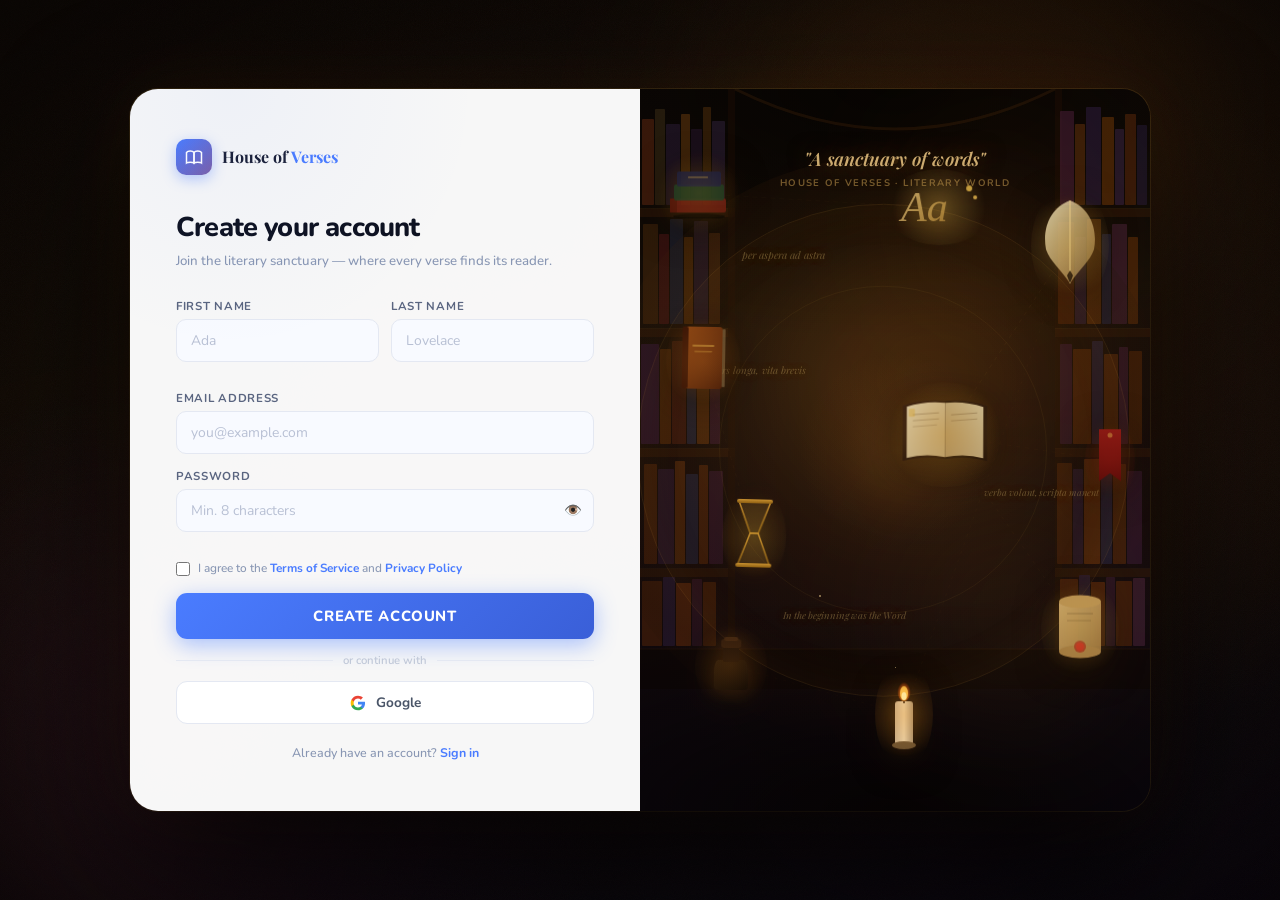
<file: index.html>
<!DOCTYPE html>
<html lang="en">
<head>
<meta charset="UTF-8">
<meta name="viewport" content="width=device-width, initial-scale=1.0">
<title>House of Verses</title>
<link href="https://fonts.googleapis.com/css2?family=Nunito:wght@300;400;600;700;800&family=Playfair+Display:ital,wght@0,500;0,600;0,700;1,500;1,600&family=Crimson+Pro:ital,wght@0,300;0,400;1,300;1,400&display=swap" rel="stylesheet">
<style>
/* ══ SHARED RESET ══ */
*, *::before, *::after { box-sizing: border-box; margin: 0; padding: 0; }
body { overflow: hidden; background: #0e0907; }

/* ══ PAGE SWITCH ══ */
#landing-page  { position: fixed; inset: 0; display: flex; align-items: center; justify-content: center; padding: 20px; }
#homepage      { display: none; }
#homepage.visible { display: block; }

.switch-overlay {
  position: fixed; inset: 0; z-index: 9999;
  background: #0e0907;
  opacity: 0; pointer-events: none;
  transition: opacity .45s ease;
}
.switch-overlay.on { opacity: 1; pointer-events: all; }

/* ══ LANDING CSS ══ */
:root {
  --bg:        #0e0907;
  --mahogany:  #1a0e08;
  --walnut:    #2a1608;
  --leather:   #3d1f0a;
  --parchment: #c8a96e;
  --gold:      #d4a843;
  --gold-glow: #f0c060;
  --candle:    #ff9a30;
  --ember:     #e05c10;
  --ink:       #1c1020;
  --velvet:    #1a0a1e;
  --accent:    #4a7cff;
  --accent2:   #7b5ea7;
  --white:     #ffffff;
  --off-white: #f5ead8;
  --muted:     #8a7a60;
  --border:    rgba(212,168,67,0.2);
  --card-bg:   rgba(255,255,255,0.97);
  --glow:      rgba(212,168,67,0.3);
}

html, body { height: 100%; }
body {
  font-family: 'Nunito', sans-serif;
  min-height: 100vh;
  display: flex; align-items: center; justify-content: center;
  padding: 20px;
  overflow: hidden;
  background: #0e0907;
  position: relative;
}

.bg-base {
  position: fixed; inset: 0; pointer-events: none; z-index: 0;
  background:
    radial-gradient(ellipse 80% 60% at 70% 45%, rgba(40,20,8,.92) 0%, transparent 65%),
    radial-gradient(ellipse 60% 80% at 15% 85%, rgba(26,10,30,.85) 0%, transparent 55%),
    radial-gradient(ellipse 50% 50% at 85% 10%, rgba(30,15,5,.8) 0%, transparent 50%),
    linear-gradient(170deg, #0c0704 0%, #130c05 35%, #0e0907 70%, #0a0612 100%);
}
.candle-glow { position: fixed; pointer-events: none; z-index: 0; border-radius: 50%; filter: blur(90px); mix-blend-mode: screen; }
.cg1 { width:500px;height:400px;background:rgba(220,120,20,.1);top:-80px;right:5%;animation:cgPulse 4s ease-in-out infinite; }
.cg2 { width:350px;height:500px;background:rgba(160,70,10,.09);bottom:-100px;left:-60px;animation:cgPulse 5.5s ease-in-out infinite 1.2s; }
.cg3 { width:300px;height:200px;background:rgba(240,160,40,.07);top:40%;left:20%;animation:cgPulse 3.8s ease-in-out infinite 0.5s; }
.cg4 { width:250px;height:250px;background:rgba(200,100,20,.06);top:15%;left:55%;animation:cgPulse 6s ease-in-out infinite 2s; }
.cg5 { width:200px;height:300px;background:rgba(100,30,120,.08);bottom:10%;right:20%;animation:cgPulse 7s ease-in-out infinite 3s; }
@keyframes cgPulse {
  0%,100%{opacity:.5;transform:scale(1) translate(0,0)}
  40%{opacity:1;transform:scale(1.1) translate(1%,-1%)}
  70%{opacity:.7;transform:scale(.97) translate(-1%,1%)}
}
.grain { position: fixed; inset: 0; pointer-events: none; z-index: 1; opacity: .04; background-image: url("data:image/svg+xml,%3Csvg viewBox='0 0 256 256' xmlns='http://www.w3.org/2000/svg'%3E%3Cfilter id='n'%3E%3CfeTurbulence type='fractalNoise' baseFrequency='.75' numOctaves='4' stitchTiles='stitch'/%3E%3C/filter%3E%3Crect width='100%25' height='100%25' filter='url(%23n)'/%3E%3C/svg%3E"); background-size: 180px; }
.vignette { position: fixed; inset: 0; pointer-events: none; z-index: 1; background: radial-gradient(ellipse 80% 80% at 50% 50%, transparent 40%, rgba(6,3,2,.7) 100%); }

.card {
  position: relative; z-index: 10;
  width: 100%; max-width: 1020px;
  min-height: 600px;
  display: grid;
  grid-template-columns: 50% 50%;
  border-radius: 28px;
  overflow: hidden;
  box-shadow: 0 60px 140px rgba(0,0,0,.8), 0 0 0 1px rgba(212,168,67,.15), 0 0 80px rgba(180,100,20,.1), inset 0 1px 0 rgba(255,220,150,.06);
  animation: cardIn .7s cubic-bezier(.34,1.4,.64,1) both;
}
@keyframes cardIn { from{opacity:0;transform:scale(.9) translateY(30px)}to{opacity:1;transform:scale(1) translateY(0)} }

.form-panel {
  background: var(--card-bg);
  padding: 50px 46px;
  display: flex; flex-direction: column; justify-content: center;
  position: relative; z-index: 2;
}
.form-panel::before { content:''; position:absolute;inset:0;pointer-events:none;background:radial-gradient(ellipse 80% 60% at 20% 0%,rgba(74,124,255,.05) 0%,transparent 60%); }
.brand { display: flex; align-items: center; gap: 10px; margin-bottom: 34px; }
.brand-icon { width:36px;height:36px;background:linear-gradient(135deg,var(--accent) 0%,var(--accent2) 100%);border-radius:10px;display:flex;align-items:center;justify-content:center;box-shadow:0 4px 14px rgba(74,124,255,.4); }
.brand-icon svg { width:18px;height:18px; }
.brand-name { font-family:'Playfair Display',serif;font-size:1rem;font-weight:700;color:#1a1f36; }
.brand-name span { color:var(--accent); }
.form-title { font-family:'Nunito',sans-serif;font-size:1.7rem;font-weight:800;color:#0d1120;letter-spacing:-.03em;margin-bottom:6px; }
.form-sub { font-size:.83rem;color:#8896b3;font-weight:500;margin-bottom:26px;line-height:1.5; }
.name-row { display:grid;grid-template-columns:1fr 1fr;gap:12px;margin-bottom:14px; }
.fg { margin-bottom:14px; }
.fg:last-of-type { margin-bottom:0; }
label { display:block;font-size:.72rem;font-weight:700;color:#5a6580;margin-bottom:5px;letter-spacing:.06em;text-transform:uppercase; }
input[type=text],input[type=email],input[type=password] { width:100%;padding:11px 14px;border:1.5px solid #e4e8f2;border-radius:10px;font-family:'Nunito',sans-serif;font-size:.87rem;color:#0d1120;background:#f8faff;outline:none;transition:border-color .2s,box-shadow .2s,background .2s; }
input:focus { border-color:var(--accent);background:#fff;box-shadow:0 0 0 3px rgba(74,124,255,.12); }
input::placeholder { color:#b8c0d4;font-weight:400; }
.pw-wrap { position:relative; }
.pw-wrap input { padding-right:42px; }
.pw-eye { position:absolute;right:12px;top:50%;transform:translateY(-50%);background:none;border:none;cursor:pointer;font-size:.9rem;color:#b8c0d4;padding:0;transition:color .2s; }
.pw-eye:hover { color:var(--accent); }
.terms-row { display:flex;align-items:flex-start;gap:8px;margin:14px 0 16px;font-size:.74rem;color:#8896b3;line-height:1.5; }
.terms-row input[type=checkbox] { width:14px;height:14px;accent-color:var(--accent);cursor:pointer;flex-shrink:0;margin-top:2px; }
.terms-row label { text-transform:none;letter-spacing:0;font-weight:500;color:#8896b3;font-size:.74rem;margin-bottom:0; }
.terms-row a { color:var(--accent);font-weight:700;text-decoration:none; }
.terms-row a:hover { text-decoration:underline; }
.btn-main { width:100%;padding:13px;background:linear-gradient(135deg,var(--accent) 0%,#3a5fd8 100%);color:white;border:none;border-radius:11px;font-family:'Nunito',sans-serif;font-size:.92rem;font-weight:800;letter-spacing:.04em;cursor:pointer;text-transform:uppercase;box-shadow:0 6px 22px rgba(74,124,255,.45);transition:opacity .2s,transform .15s,box-shadow .2s;margin-bottom:14px; }
.btn-main:hover { opacity:.92;transform:translateY(-1px);box-shadow:0 10px 30px rgba(74,124,255,.5); }
.btn-main:active { transform:translateY(0); }
.divider { display:flex;align-items:center;gap:10px;margin-bottom:13px;color:#c0c8d8;font-size:.71rem;font-weight:600; }
.divider::before,.divider::after { content:'';flex:1;height:1px;background:#e4e8f2; }
.btn-google { width:100%;padding:11px;background:#fff;color:#4a5568;border:1.5px solid #e4e8f2;border-radius:11px;font-family:'Nunito',sans-serif;font-size:.85rem;font-weight:700;cursor:pointer;display:flex;align-items:center;justify-content:center;gap:10px;transition:border-color .2s,box-shadow .2s;margin-bottom:20px; }
.btn-google:hover { border-color:var(--accent);box-shadow:0 2px 10px rgba(74,124,255,.1); }
.signin-row { text-align:center;font-size:.78rem;color:#8896b3;font-weight:500; }
.signin-row a { color:var(--accent);font-weight:700;text-decoration:none; }
.signin-row a:hover { text-decoration:underline; }

.world-panel { position:relative;overflow:hidden;background:transparent; }
.world-panel::before { content:'';position:absolute;inset:0;z-index:0;background:radial-gradient(ellipse 110% 35% at 50% 0%,rgba(5,3,1,.95) 0%,transparent 100%),radial-gradient(ellipse 110% 30% at 50% 100%,rgba(5,2,1,.9) 0%,transparent 100%),radial-gradient(ellipse 75% 80% at 50% 52%,rgba(38,20,8,.3) 0%,transparent 70%),linear-gradient(175deg,#0f0906 0%,#160e07 30%,#12090a 65%,#0a0712 100%); }
.shelf-bg { position:absolute;inset:0;z-index:1;pointer-events:none;opacity:.55; }
.panel-candle { position:absolute;pointer-events:none;z-index:2;border-radius:50%;filter:blur(70px);mix-blend-mode:screen; }
.pc1 { width:280px;height:220px;background:rgba(210,110,20,.18);top:25%;left:30%;animation:pcFlicker 3s ease-in-out infinite; }
.pc2 { width:180px;height:180px;background:rgba(240,160,40,.1);top:60%;right:10%;animation:pcFlicker 4.2s ease-in-out infinite 1s; }
.pc3 { width:150px;height:200px;background:rgba(180,80,10,.1);top:5%;left:55%;animation:pcFlicker 2.8s ease-in-out infinite 0.4s; }
@keyframes pcFlicker { 0%,100%{opacity:.7;transform:scale(1)}20%{opacity:1;transform:scale(1.05)}45%{opacity:.8;transform:scale(.98)}70%{opacity:1;transform:scale(1.03)} }
.mote { position:absolute;border-radius:50%;background:rgba(255,220,150,.6);pointer-events:none;z-index:3;animation:moteDrift var(--md,28s) ease-in-out infinite var(--mdl,0s); }
@keyframes moteDrift { 0%{transform:translate(0,0);opacity:0}10%{opacity:.8}50%{transform:translate(var(--mx,15px),var(--my,-40px));opacity:.5}90%{opacity:.3}100%{transform:translate(var(--mx2,5px),var(--my2,-80px));opacity:0} }
.orb-ring { position:absolute;width:115%;padding-bottom:115%;border-radius:50%;top:50%;left:50%;transform:translate(-52%,-50%);background:radial-gradient(ellipse at 42% 38%,rgba(200,130,40,.12) 0%,rgba(140,80,20,.08) 30%,rgba(30,15,5,.2) 58%,transparent 70%);pointer-events:none;z-index:2;animation:orbBreath 9s ease-in-out infinite; }
@keyframes orbBreath { 0%,100%{transform:translate(-52%,-50%) scale(1)}50%{transform:translate(-52%,-50%) scale(1.04)} }
.orb-ring::before { content:'';position:absolute;inset:8%;border-radius:50%;border:1px solid rgba(200,150,60,.12);box-shadow:inset 0 0 50px rgba(200,130,40,.07); }
.orb-ring::after { content:'';position:absolute;inset:22%;border-radius:50%;border:1px solid rgba(200,150,60,.07); }
.orb-inner { position:absolute;width:38%;padding-bottom:38%;border-radius:50%;top:50%;left:50%;transform:translate(-50%,-50%);background:radial-gradient(ellipse at center,rgba(210,140,40,.14) 0%,rgba(160,90,20,.07) 40%,transparent 70%);z-index:2;pointer-events:none;animation:orbBreath 6s ease-in-out infinite 2s; }
.txt-frag { position:absolute;pointer-events:none;z-index:3;font-family:'Playfair Display',Georgia,serif;font-style:italic;color:rgba(200,170,100,.4);animation:fragFloat var(--ff,18s) ease-in-out infinite var(--ffl,0s);white-space:nowrap;font-size:var(--fs,0.7rem);text-shadow:0 0 12px rgba(220,170,80,.3); }
@keyframes fragFloat { 0%,100%{transform:translateY(0) rotate(var(--fr0,-2deg));opacity:.3}40%{transform:translateY(var(--fy,-18px)) rotate(var(--fr1,2deg));opacity:.6}70%{transform:translateY(var(--fy2,-8px)) rotate(var(--fr2,0deg));opacity:.4} }
.world-title { position:absolute;top:8%;left:50%;transform:translateX(-50%);z-index:8;text-align:center;pointer-events:none; }
.world-title h2 { font-family:'Playfair Display',serif;font-style:italic;font-size:1.15rem;font-weight:600;color:rgba(220,185,120,.92);text-shadow:0 0 25px rgba(210,150,40,.5),0 0 50px rgba(180,100,20,.3);white-space:nowrap; }
.world-title p { font-size:.6rem;font-weight:700;letter-spacing:.14em;color:rgba(180,140,70,.6);text-transform:uppercase;margin-top:5px; }
#floatLayer { position:absolute;inset:0;z-index:5;pointer-events:none; }
.fobj { position:absolute;pointer-events:none;will-change:transform; }
.fobj svg { filter:drop-shadow(0 6px 20px rgba(0,0,0,.75)) drop-shadow(0 2px 8px rgba(180,100,20,.2)); }
.fobj::after { content:'';position:absolute;inset:-10px;border-radius:50%;background:radial-gradient(circle,var(--halo,rgba(200,140,40,.15)) 0%,transparent 70%);pointer-events:none;animation:haloP var(--dur,6s) ease-in-out infinite var(--delay,0s); }
@keyframes haloP { 0%,100%{opacity:.4;transform:scale(1)}50%{opacity:.9;transform:scale(1.18)} }
.conn-line { position:absolute;pointer-events:none;z-index:4;opacity:.12; }
.dust { position:absolute;border-radius:50%;pointer-events:none;z-index:3;animation:dustFloat var(--dd,20s) ease-in-out infinite var(--ddl,0s); }
@keyframes dustFloat { 0%{transform:translate(0,0) scale(1);opacity:.3}25%{transform:translate(var(--dx1,8px),var(--dy1,-12px)) scale(1.2);opacity:.7}50%{transform:translate(var(--dx2,-6px),var(--dy2,-20px)) scale(.9);opacity:.4}75%{transform:translate(var(--dx3,12px),var(--dy3,-8px)) scale(1.1);opacity:.5}100%{transform:translate(0,0) scale(1);opacity:.3} }
#toast { position:fixed;bottom:22px;left:50%;transform:translateX(-50%) translateY(60px);background:#1a2a5e;color:white;border:1px solid rgba(74,124,255,.3);font-family:'Nunito',sans-serif;font-size:.82rem;font-weight:600;padding:10px 24px;border-radius:40px;z-index:200;pointer-events:none;opacity:0;transition:transform .4s cubic-bezier(.34,1.56,.64,1),opacity .3s;box-shadow:0 8px 24px rgba(0,0,0,.4); }
#toast.show { transform:translateX(-50%) translateY(0);opacity:1; }
@media(max-width:700px) { .card{grid-template-columns:1fr}.world-panel{min-height:280px}.form-panel{padding:30px 24px}.name-row{grid-template-columns:1fr} }

/* ══ HOMEPAGE CSS ══ */
:root {
  --bg:         #0e0907;
  --gold:       #d4a843;
  --gold-light: #f0c060;
  --candle:     #ff9a30;
  --accent:     #4a7cff;
  --accent2:    #7b5ea7;
  --cream:      #f5ead8;
  --muted:      #8a7a60;
  --border:     rgba(212,168,67,.18);
  --surface:    rgba(255,255,255,.04);
  --text-main:  rgba(245,234,216,.92);
  --text-dim:   rgba(200,170,110,.6);
  --nav-h:      64px;
}
html, body { height:100%;overflow:hidden;font-family:'Nunito',sans-serif;background:var(--bg);color:var(--text-main); }
.bg-wrap { position:fixed;inset:0;z-index:0;pointer-events:none;background:radial-gradient(ellipse 70% 60% at 20% 30%,rgba(40,20,8,.9) 0%,transparent 60%),radial-gradient(ellipse 60% 80% at 85% 70%,rgba(26,10,30,.8) 0%,transparent 55%),linear-gradient(160deg,#0c0704 0%,#130c05 40%,#0e0907 100%); }
.bg-glow { position:fixed;pointer-events:none;z-index:0;border-radius:50%;filter:blur(100px);mix-blend-mode:screen; }
.g1{width:600px;height:400px;background:rgba(200,110,15,.08);top:-100px;right:10%;animation:gP 8s ease-in-out infinite;}
.g2{width:400px;height:500px;background:rgba(120,50,140,.07);bottom:-150px;left:-80px;animation:gP 11s ease-in-out infinite 3s;}
.g3{width:300px;height:200px;background:rgba(220,150,30,.06);top:35%;left:40%;animation:gP 6s ease-in-out infinite 1s;}
@keyframes gP{0%,100%{opacity:.5;transform:scale(1)}50%{opacity:1;transform:scale(1.12)}}

nav { position:fixed;top:0;left:0;right:0;z-index:100;height:var(--nav-h);display:flex;align-items:center;justify-content:space-between;padding:0 28px;background:linear-gradient(180deg,rgba(10,6,3,.94) 0%,rgba(10,6,3,.0) 100%);backdrop-filter:blur(14px);border-bottom:1px solid rgba(212,168,67,.08); }
.nav-brand{display:flex;align-items:center;gap:9px;text-decoration:none;}
.nav-brand-icon{width:30px;height:30px;background:linear-gradient(135deg,var(--accent) 0%,var(--accent2) 100%);border-radius:8px;display:flex;align-items:center;justify-content:center;box-shadow:0 4px 14px rgba(74,124,255,.35);flex-shrink:0;}
.nav-brand-icon svg{width:15px;height:15px;}
.nav-brand-name{font-family:'Playfair Display',serif;font-size:.92rem;font-weight:700;color:var(--text-main);}
.nav-brand-name span{color:var(--gold);}
.nav-links{display:flex;align-items:center;gap:4px;list-style:none;}
.nav-links a{text-decoration:none;font-size:.76rem;font-weight:600;color:var(--text-dim);padding:5px 11px;border-radius:20px;transition:color .2s,background .2s;letter-spacing:.03em;cursor:pointer;}
.nav-links a:hover,.nav-links a.active{color:var(--text-main);background:rgba(255,255,255,.06);}
.nav-links a.active{color:var(--gold);}
.pip{display:inline-block;width:4px;height:4px;border-radius:50%;background:var(--gold);margin-left:3px;vertical-align:middle;}
.nav-search{display:flex;align-items:center;background:rgba(255,255,255,.06);border:1px solid var(--border);border-radius:20px;padding:5px 13px;gap:7px;transition:background .2s,border-color .2s;}
.nav-search:focus-within{background:rgba(255,255,255,.09);border-color:rgba(212,168,67,.4);}
.nav-search svg{width:13px;height:13px;color:var(--text-dim);flex-shrink:0;}
.nav-search input{background:none;border:none;outline:none;font-family:'Nunito',sans-serif;font-size:.76rem;color:var(--text-main);width:150px;}
.nav-search input::placeholder{color:var(--text-dim);}
.nav-right{display:flex;align-items:center;gap:10px;}
.nav-notif{position:relative;cursor:pointer;width:32px;height:32px;display:flex;align-items:center;justify-content:center;border-radius:50%;background:rgba(255,255,255,.05);border:1px solid var(--border);transition:background .2s;}
.nav-notif:hover{background:rgba(255,255,255,.09);}
.nav-notif svg{width:15px;height:15px;color:var(--text-dim);}
.nav-notif::after{content:'3';position:absolute;top:2px;right:2px;width:13px;height:13px;border-radius:50%;background:var(--accent);color:#fff;font-size:.48rem;font-weight:800;display:flex;align-items:center;justify-content:center;}
.nav-avatar{display:flex;align-items:center;gap:8px;cursor:pointer;}
.nav-avatar-img{width:32px;height:32px;border-radius:50%;background:linear-gradient(135deg,var(--gold) 0%,#a06820 100%);display:flex;align-items:center;justify-content:center;font-family:'Playfair Display',serif;font-size:.8rem;font-weight:700;color:#0e0907;border:1.5px solid rgba(212,168,67,.4);box-shadow:0 2px 10px rgba(212,168,67,.2);}
.nav-avatar-name{font-size:.76rem;font-weight:700;color:var(--text-main);}

/* ── PAGE SYSTEM ── */
.page { position:fixed;inset:0;padding-top:var(--nav-h);z-index:2;overflow:hidden;display:none; }
.page.active { display:grid; }
#page-home { grid-template-columns:1fr 330px; }
#page-community { grid-template-columns:1fr 330px; }
#page-events { grid-template-columns:1fr; }
#page-discover { grid-template-columns:1fr; }

@keyframes fadeUp{from{opacity:0;transform:translateY(16px)}to{opacity:1;transform:translateY(0)}}

/* ── SCROLLABLE COLS ── */
.col-left{display:flex;flex-direction:column;padding:18px 18px 0 26px;gap:14px;overflow-y:auto;scrollbar-width:none;}
.col-left::-webkit-scrollbar{display:none;}
.col-right{border-left:1px solid var(--border);display:flex;flex-direction:column;overflow:hidden;background:rgba(255,255,255,.015);}

/* ── HERO ── */
.hero{position:relative;background:linear-gradient(135deg,rgba(30,15,5,.9) 0%,rgba(20,10,15,.85) 100%);border:1px solid var(--border);border-radius:18px;padding:26px 28px;overflow:hidden;flex-shrink:0;animation:fadeUp .55s cubic-bezier(.34,1.4,.64,1) both .05s;}
.hero::before{content:'';position:absolute;inset:0;background:radial-gradient(ellipse 80% 100% at 92% 50%,rgba(212,168,67,.08) 0%,transparent 60%);pointer-events:none;}
.hero-deco{position:absolute;right:26px;top:50%;transform:translateY(-50%);opacity:.1;pointer-events:none;font-size:4.5rem;animation:heroDeco 6s ease-in-out infinite;}
@keyframes heroDeco{0%,100%{transform:translateY(-50%) rotate(-5deg)}50%{transform:translateY(calc(-50% - 8px)) rotate(5deg)}}
.hero-greeting{font-size:.68rem;font-weight:700;letter-spacing:.12em;text-transform:uppercase;color:var(--gold);margin-bottom:5px;}
.hero-name{font-family:'Playfair Display',serif;font-size:1.65rem;font-weight:700;color:var(--text-main);line-height:1.2;margin-bottom:9px;}
.hero-name em{font-style:italic;color:var(--gold-light);}
.hero-quote{font-family:'Crimson Pro',serif;font-style:italic;font-size:.95rem;color:rgba(200,170,110,.75);line-height:1.6;border-left:2px solid rgba(212,168,67,.3);padding-left:13px;margin-bottom:16px;max-width:460px;}
.hero-quote cite{display:block;font-size:.68rem;font-style:normal;color:var(--text-dim);margin-top:3px;letter-spacing:.04em;}
.hero-actions{display:flex;gap:9px;flex-wrap:wrap;}
.btn-primary{padding:8px 18px;background:linear-gradient(135deg,var(--accent) 0%,#3a5fd8 100%);color:#fff;border:none;border-radius:20px;font-family:'Nunito',sans-serif;font-size:.74rem;font-weight:800;letter-spacing:.04em;text-transform:uppercase;cursor:pointer;box-shadow:0 4px 16px rgba(74,124,255,.35);transition:transform .15s,box-shadow .2s;}
.btn-primary:hover{transform:translateY(-1px);box-shadow:0 6px 22px rgba(74,124,255,.45);}
.btn-ghost{padding:8px 18px;background:rgba(255,255,255,.06);color:var(--text-main);border:1px solid var(--border);border-radius:20px;font-family:'Nunito',sans-serif;font-size:.74rem;font-weight:700;cursor:pointer;transition:background .2s,border-color .2s;}
.btn-ghost:hover{background:rgba(255,255,255,.1);border-color:rgba(212,168,67,.35);}

.section-header{display:flex;align-items:center;justify-content:space-between;flex-shrink:0;animation:fadeUp .55s cubic-bezier(.34,1.4,.64,1) both .12s;}
.section-title{font-family:'Playfair Display',serif;font-size:.95rem;font-weight:600;color:var(--text-main);display:flex;align-items:center;gap:8px;}
.section-title::before{content:'';display:inline-block;width:3px;height:13px;background:linear-gradient(180deg,var(--gold) 0%,var(--candle) 100%);border-radius:2px;}
.section-see-all{font-size:.68rem;font-weight:700;letter-spacing:.06em;text-transform:uppercase;color:var(--gold);text-decoration:none;opacity:.7;transition:opacity .2s;cursor:pointer;}
.section-see-all:hover{opacity:1;}

.featured-grid{display:grid;grid-template-columns:repeat(3,1fr);gap:11px;flex-shrink:0;animation:fadeUp .55s cubic-bezier(.34,1.4,.64,1) both .2s;}
.feat-card{background:var(--surface);border:1px solid var(--border);border-radius:13px;padding:14px;cursor:pointer;transition:background .2s,border-color .2s,transform .2s;position:relative;overflow:hidden;}
.feat-card::before{content:'';position:absolute;inset:0;background:radial-gradient(ellipse 80% 80% at 50% 0%,rgba(212,168,67,.07) 0%,transparent 60%);opacity:0;transition:opacity .2s;}
.feat-card:hover{background:rgba(255,255,255,.07);border-color:rgba(212,168,67,.35);transform:translateY(-2px);}
.feat-card:hover::before{opacity:1;}
.feat-card-type{font-size:.6rem;font-weight:800;letter-spacing:.1em;text-transform:uppercase;color:var(--gold);margin-bottom:7px;opacity:.8;}
.feat-card-cover{width:100%;aspect-ratio:3/2;border-radius:8px;margin-bottom:9px;display:flex;align-items:center;justify-content:center;font-size:2rem;background:rgba(255,255,255,.04);border:1px solid rgba(255,255,255,.06);overflow:hidden;position:relative;}
.feat-card-cover-bg{position:absolute;inset:0;opacity:.25;}
.feat-card-title{font-family:'Playfair Display',serif;font-size:.84rem;font-weight:600;color:var(--text-main);line-height:1.3;margin-bottom:2px;}
.feat-card-author{font-size:.67rem;color:var(--text-dim);font-weight:600;margin-bottom:7px;}
.feat-card-excerpt{font-family:'Crimson Pro',serif;font-style:italic;font-size:.78rem;color:rgba(200,170,110,.6);line-height:1.5;display:-webkit-box;-webkit-line-clamp:2;-webkit-box-orient:vertical;overflow:hidden;}
.feat-card-footer{margin-top:9px;display:flex;align-items:center;justify-content:space-between;}
.feat-card-likes{font-size:.65rem;color:var(--text-dim);font-weight:600;display:flex;align-items:center;gap:3px;}
.feat-card-likes svg{width:10px;height:10px;}
.feat-card-tag{font-size:.58rem;font-weight:700;letter-spacing:.06em;text-transform:uppercase;padding:2px 6px;border-radius:10px;background:rgba(212,168,67,.12);color:var(--gold);border:1px solid rgba(212,168,67,.2);}

.media-bar{display:grid;grid-template-columns:1fr 1fr;gap:11px;flex-shrink:0;animation:fadeUp .55s cubic-bezier(.34,1.4,.64,1) both .28s;}
.media-card{background:var(--surface);border:1px solid var(--border);border-radius:13px;padding:12px 14px;display:flex;align-items:center;gap:12px;cursor:pointer;transition:background .2s,border-color .2s;text-decoration:none;overflow:hidden;}
.media-card:hover{background:rgba(255,255,255,.07);border-color:rgba(212,168,67,.3);}
.media-card-icon{width:40px;height:40px;border-radius:10px;display:flex;align-items:center;justify-content:center;flex-shrink:0;font-size:1.2rem;}
.media-card-icon.yt{background:rgba(255,0,0,.15);border:1px solid rgba(255,0,0,.2);}
.media-card-icon.am{background:rgba(252,61,57,.15);border:1px solid rgba(252,61,57,.2);}
.media-card-info{min-width:0;}
.media-card-platform{font-size:.58rem;font-weight:800;letter-spacing:.1em;text-transform:uppercase;color:var(--text-dim);margin-bottom:1px;}
.media-card-title{font-size:.78rem;font-weight:700;color:var(--text-main);white-space:nowrap;overflow:hidden;text-overflow:ellipsis;}
.media-card-sub{font-size:.65rem;color:var(--text-dim);margin-top:1px;}
.media-card-play{margin-left:auto;flex-shrink:0;width:28px;height:28px;border-radius:50%;background:rgba(255,255,255,.08);border:1px solid var(--border);display:flex;align-items:center;justify-content:center;}
.media-card-play svg{width:10px;height:10px;color:var(--text-main);margin-left:1px;}

/* ── RIGHT COLUMN ── */
.thoughts-panel{padding:18px 18px 14px;border-bottom:1px solid var(--border);flex-shrink:0;animation:fadeUp .55s cubic-bezier(.34,1.4,.64,1) both .08s;}
.thoughts-label{font-size:.67rem;font-weight:800;letter-spacing:.1em;text-transform:uppercase;color:var(--gold);margin-bottom:9px;opacity:.85;}
.thoughts-composer{display:flex;gap:9px;align-items:flex-start;margin-bottom:10px;}
.thoughts-avatar{width:30px;height:30px;border-radius:50%;flex-shrink:0;background:linear-gradient(135deg,var(--gold) 0%,#a06820 100%);display:flex;align-items:center;justify-content:center;font-family:'Playfair Display',serif;font-size:.74rem;font-weight:700;color:#0e0907;border:1.5px solid rgba(212,168,67,.35);}
.thoughts-input{width:100%;background:rgba(255,255,255,.05);border:1px solid var(--border);border-radius:11px;padding:8px 11px;font-family:'Crimson Pro',serif;font-style:italic;font-size:.83rem;color:var(--text-main);resize:none;outline:none;min-height:56px;transition:border-color .2s,background .2s;line-height:1.5;}
.thoughts-input::placeholder{color:rgba(200,170,110,.38);}
.thoughts-input:focus{border-color:rgba(212,168,67,.4);background:rgba(255,255,255,.07);}
.thoughts-actions{display:flex;align-items:center;justify-content:space-between;}
.thoughts-mood{display:flex;gap:5px;}
.mood-btn{background:none;border:none;cursor:pointer;font-size:.9rem;padding:3px;border-radius:6px;transition:transform .15s,background .15s;}
.mood-btn:hover{transform:scale(1.2);background:rgba(255,255,255,.08);}
.thoughts-submit{padding:5px 13px;background:linear-gradient(135deg,var(--gold) 0%,#a06820 100%);color:#0e0907;border:none;border-radius:14px;font-family:'Nunito',sans-serif;font-size:.68rem;font-weight:800;letter-spacing:.06em;text-transform:uppercase;cursor:pointer;transition:opacity .2s,transform .15s;box-shadow:0 3px 12px rgba(212,168,67,.3);}
.thoughts-submit:hover{opacity:.88;transform:translateY(-1px);}
.thoughts-feed{flex:1;overflow-y:auto;padding:0 18px;scrollbar-width:thin;scrollbar-color:rgba(212,168,67,.2) transparent;}
.thoughts-feed::-webkit-scrollbar{width:3px;}
.thoughts-feed::-webkit-scrollbar-thumb{background:rgba(212,168,67,.2);border-radius:3px;}
.thought-item{padding:13px 0;border-bottom:1px solid rgba(212,168,67,.07);animation:fadeUp .4s ease both;}
.thought-item:last-child{border-bottom:none;}
.thought-header{display:flex;align-items:center;gap:7px;margin-bottom:5px;}
.thought-user-av{width:24px;height:24px;border-radius:50%;flex-shrink:0;display:flex;align-items:center;justify-content:center;font-size:.6rem;font-weight:700;color:#0e0907;}
.thought-user-name{font-size:.72rem;font-weight:700;color:var(--text-main);}
.thought-time{font-size:.62rem;color:var(--text-dim);margin-left:auto;}
.thought-text{font-family:'Crimson Pro',serif;font-style:italic;font-size:.85rem;color:rgba(220,195,145,.78);line-height:1.55;padding-left:31px;}
.thought-reactions{display:flex;gap:8px;padding-left:31px;margin-top:6px;}
.thought-react-btn{background:none;border:none;cursor:pointer;font-size:.62rem;font-weight:700;color:var(--text-dim);display:flex;align-items:center;gap:3px;padding:2px 6px;border-radius:9px;transition:background .15s,color .15s;}
.thought-react-btn:hover{background:rgba(255,255,255,.06);color:var(--text-main);}
.thought-react-btn.liked{color:#ff6090;}
.thought-react-btn svg{width:9px;height:9px;}
.stats-row{padding:12px 18px;border-top:1px solid var(--border);display:grid;grid-template-columns:repeat(3,1fr);gap:6px;flex-shrink:0;background:rgba(255,255,255,.02);animation:fadeUp .55s cubic-bezier(.34,1.4,.64,1) both .32s;}
.stat-item{text-align:center;}
.stat-num{font-family:'Playfair Display',serif;font-size:1.05rem;font-weight:700;color:var(--gold);display:block;}
.stat-label{font-size:.58rem;font-weight:700;letter-spacing:.08em;text-transform:uppercase;color:var(--text-dim);margin-top:1px;}

/* ══ COMMUNITY PAGE ══ */
.community-col-left { display:flex;flex-direction:column;padding:24px 20px 0 26px;gap:16px;overflow-y:auto;scrollbar-width:none; }
.community-col-left::-webkit-scrollbar { display:none; }
.community-col-right { border-left:1px solid var(--border);display:flex;flex-direction:column;overflow:hidden;background:rgba(255,255,255,.015); }
.comm-hero { background:linear-gradient(135deg,rgba(30,15,5,.9),rgba(20,10,20,.85));border:1px solid var(--border);border-radius:18px;padding:24px 28px;position:relative;overflow:hidden;flex-shrink:0;animation:fadeUp .5s ease both; }
.comm-hero::before { content:'';position:absolute;inset:0;background:radial-gradient(ellipse 70% 80% at 90% 50%,rgba(212,168,67,.08) 0%,transparent 60%); }
.comm-hero-deco { position:absolute;right:24px;top:50%;transform:translateY(-50%);font-size:3.5rem;opacity:.08; }
.comm-hero h2 { font-family:'Playfair Display',serif;font-style:italic;font-size:1.4rem;color:var(--text-main);margin-bottom:5px; }
.comm-hero p { font-family:'Crimson Pro',serif;font-size:.9rem;color:var(--text-dim);line-height:1.6; }
.comm-feed-full { flex:1;overflow-y:auto;padding:0 2px 0 0;scrollbar-width:thin;scrollbar-color:rgba(212,168,67,.2) transparent; }
.comm-feed-full::-webkit-scrollbar{width:3px;}
.comm-feed-full::-webkit-scrollbar-thumb{background:rgba(212,168,67,.2);border-radius:3px;}
.thought-item-big { background:var(--surface);border:1px solid var(--border);border-radius:13px;padding:16px;margin-bottom:10px;animation:fadeUp .4s ease both;transition:background .2s,border-color .2s; }
.thought-item-big:hover { background:rgba(255,255,255,.06);border-color:rgba(212,168,67,.25); }
.thought-item-big .thought-text { padding-left:0;font-size:.92rem; }
.thought-item-big .thought-reactions { padding-left:0; }
.community-stats { display:grid;grid-template-columns:repeat(2,1fr);gap:10px; }
.comm-stat-card { background:var(--surface);border:1px solid var(--border);border-radius:12px;padding:16px;text-align:center; }
.comm-stat-num { font-family:'Playfair Display',serif;font-size:1.6rem;font-weight:700;color:var(--gold);display:block;margin-bottom:3px; }
.comm-stat-label { font-size:.65rem;font-weight:700;letter-spacing:.1em;text-transform:uppercase;color:var(--text-dim); }
.trending-section { flex-shrink:0; }
.trending-tag { display:inline-flex;align-items:center;gap:5px;padding:5px 11px;background:rgba(255,255,255,.04);border:1px solid var(--border);border-radius:20px;font-size:.7rem;font-weight:700;color:var(--text-dim);cursor:pointer;transition:background .15s,color .15s,border-color .15s;margin:0 4px 6px 0; }
.trending-tag:hover { background:rgba(212,168,67,.1);color:var(--gold);border-color:rgba(212,168,67,.3); }
.active-writers { display:flex;flex-direction:column;gap:8px; }
.writer-item { display:flex;align-items:center;gap:10px;padding:10px 12px;background:rgba(255,255,255,.03);border:1px solid rgba(212,168,67,.08);border-radius:10px;cursor:pointer;transition:background .15s; }
.writer-item:hover { background:rgba(255,255,255,.06); }
.writer-av { width:32px;height:32px;border-radius:50%;flex-shrink:0;display:flex;align-items:center;justify-content:center;font-size:.72rem;font-weight:700;color:#0e0907;border:1.5px solid rgba(212,168,67,.3); }
.writer-info { flex:1;min-width:0; }
.writer-name { font-size:.78rem;font-weight:700;color:var(--text-main); }
.writer-posts { font-size:.64rem;color:var(--text-dim); }
.writer-follow { padding:4px 12px;background:rgba(212,168,67,.1);border:1px solid rgba(212,168,67,.25);border-radius:14px;font-size:.64rem;font-weight:700;color:var(--gold);cursor:pointer;transition:background .15s; }
.writer-follow:hover { background:rgba(212,168,67,.2); }

/* ══ EVENTS PAGE ══ */
.events-col { display:flex;flex-direction:column;padding:24px 28px 0;gap:20px;overflow-y:auto;scrollbar-width:none;height:100%; }
.events-col::-webkit-scrollbar { display:none; }
.events-hero { background:linear-gradient(135deg,rgba(30,15,5,.9),rgba(15,8,20,.85));border:1px solid var(--border);border-radius:20px;padding:28px 32px;position:relative;overflow:hidden;flex-shrink:0;animation:fadeUp .5s ease both; }
.events-hero::before { content:'';position:absolute;inset:0;background:radial-gradient(ellipse 60% 80% at 90% 50%,rgba(212,168,67,.08) 0%,transparent 60%); }
.events-hero-deco { position:absolute;right:28px;top:50%;transform:translateY(-50%);font-size:4rem;opacity:.08; }
.events-hero h2 { font-family:'Playfair Display',serif;font-size:1.6rem;font-weight:700;color:var(--text-main);margin-bottom:6px; }
.events-hero h2 em { font-style:italic;color:var(--gold-light); }
.events-hero p { font-family:'Crimson Pro',serif;font-size:.95rem;color:var(--text-dim);line-height:1.65;max-width:500px; }
.events-grid { display:grid;grid-template-columns:repeat(3,1fr);gap:14px;flex-shrink:0;animation:fadeUp .55s cubic-bezier(.34,1.4,.64,1) both .12s;padding-bottom:20px; }
.event-card { background:var(--surface);border:1px solid var(--border);border-radius:16px;overflow:hidden;cursor:pointer;transition:transform .2s,border-color .2s,background .2s;position:relative; }
.event-card:hover { transform:translateY(-3px);border-color:rgba(212,168,67,.4);background:rgba(255,255,255,.06); }
.event-card-banner { padding:14px 16px 10px;position:relative; }
.event-card-emoji { font-size:2rem;display:block;margin-bottom:10px; }
.event-card-status { display:inline-flex;align-items:center;gap:5px;font-size:.58rem;font-weight:800;letter-spacing:.1em;text-transform:uppercase;padding:3px 9px;border-radius:20px;margin-bottom:10px; }
.event-card-status.past { background:rgba(255,255,255,.06);color:var(--text-dim);border:1px solid rgba(255,255,255,.08); }
.event-card-title { font-family:'Playfair Display',serif;font-size:.95rem;font-weight:700;color:var(--text-main);line-height:1.3;margin-bottom:5px; }
.event-card-title em { font-style:italic;color:var(--gold-light); }
.event-card-body { padding:0 16px 16px; }
.event-card-desc { font-family:'Crimson Pro',serif;font-style:italic;font-size:.82rem;color:rgba(200,170,110,.7);line-height:1.55;margin-bottom:12px; }
.event-card-meta { display:flex;flex-direction:column;gap:4px; }
.event-meta-row { display:flex;align-items:center;gap:6px;font-size:.68rem;color:var(--text-dim);font-weight:600; }
.event-meta-row span:first-child { opacity:.6; }
.event-card-divider { height:1px;background:rgba(212,168,67,.1);margin:0 16px 12px; }
.event-chips-small { display:flex;flex-wrap:wrap;gap:5px;padding:0 16px 14px; }
.event-chip-small { font-size:.6rem;font-weight:700;padding:2px 8px;border-radius:12px;background:rgba(255,255,255,.04);border:1px solid rgba(212,168,67,.12);color:rgba(200,170,110,.65); }

/* ══ FOOTER ══ */
.site-footer {
  flex-shrink: 0;
  background: linear-gradient(180deg, rgba(10,6,3,0) 0%, rgba(8,5,2,.95) 100%);
  border-top: 1px solid rgba(212,168,67,.12);
  padding: 28px 28px 20px;
  margin-top: auto;
}
.footer-inner { display: grid; grid-template-columns: 1.5fr 1fr 1fr 1fr; gap: 28px; margin-bottom: 24px; }
.footer-brand { }
.footer-brand-row { display:flex;align-items:center;gap:8px;margin-bottom:10px; }
.footer-brand-icon { width:26px;height:26px;background:linear-gradient(135deg,var(--accent),var(--accent2));border-radius:7px;display:flex;align-items:center;justify-content:center; }
.footer-brand-icon svg { width:13px;height:13px; }
.footer-brand-name { font-family:'Playfair Display',serif;font-size:.88rem;font-weight:700;color:var(--text-main); }
.footer-brand-name span { color:var(--gold); }
.footer-brand-desc { font-family:'Crimson Pro',serif;font-style:italic;font-size:.82rem;color:var(--text-dim);line-height:1.6;max-width:220px; }
.footer-col-title { font-size:.62rem;font-weight:800;letter-spacing:.12em;text-transform:uppercase;color:var(--gold);margin-bottom:10px;opacity:.8; }
.footer-links { list-style:none;display:flex;flex-direction:column;gap:7px; }
.footer-links li a,.footer-links li span { font-size:.74rem;color:var(--text-dim);text-decoration:none;cursor:pointer;transition:color .15s; }
.footer-links li a:hover,.footer-links li span:hover { color:var(--text-main); }
.footer-bottom { display:flex;align-items:center;justify-content:space-between;padding-top:18px;border-top:1px solid rgba(212,168,67,.08); }
.footer-copy { font-size:.68rem;color:rgba(200,170,110,.4);font-family:'Crimson Pro',serif;font-style:italic; }
.footer-copy em { color:rgba(212,168,67,.5);font-style:normal; }
.footer-socials { display:flex;gap:8px; }
.footer-social-btn { width:28px;height:28px;border-radius:50%;background:rgba(255,255,255,.04);border:1px solid var(--border);display:flex;align-items:center;justify-content:center;font-size:.72rem;cursor:pointer;transition:background .15s,border-color .15s; }
.footer-social-btn:hover { background:rgba(212,168,67,.1);border-color:rgba(212,168,67,.3); }
.footer-tagline { font-family:'Playfair Display',serif;font-style:italic;font-size:.72rem;color:rgba(200,170,110,.35);text-align:center;margin-bottom:4px; }

/* ── ABOUT SIDE PANEL ── */
.about-overlay { position:fixed;inset:0;z-index:200;background:rgba(6,3,2,.7);backdrop-filter:blur(6px);opacity:0;pointer-events:none;transition:opacity .4s ease; }
.about-overlay.open { opacity:1;pointer-events:all; }
.about-panel { position:fixed;top:0;right:0;bottom:0;z-index:201;width:min(480px,95vw);background:linear-gradient(170deg,#130c05 0%,#0e0907 40%,#0a0612 100%);border-left:1px solid var(--border);box-shadow:-20px 0 80px rgba(0,0,0,.7);transform:translateX(100%);transition:transform .45s cubic-bezier(.34,1.2,.64,1);display:flex;flex-direction:column;overflow:hidden; }
.about-panel.open { transform:translateX(0); }
.about-panel::before { content:'';position:absolute;inset:0;pointer-events:none;z-index:0;opacity:.03;background-image:url("data:image/svg+xml,%3Csvg viewBox='0 0 256 256' xmlns='http://www.w3.org/2000/svg'%3E%3Cfilter id='n'%3E%3CfeTurbulence type='fractalNoise' baseFrequency='.75' numOctaves='4' stitchTiles='stitch'/%3E%3C/filter%3E%3Crect width='100%25' height='100%25' filter='url(%23n)'/%3E%3C/svg%3E");background-size:180px; }
.about-glow { position:absolute;pointer-events:none;z-index:0;width:350px;height:350px;background:rgba(180,110,20,.08);border-radius:50%;filter:blur(80px);top:-80px;right:-60px;animation:gP 9s ease-in-out infinite; }
.about-glow2 { position:absolute;pointer-events:none;z-index:0;width:250px;height:300px;background:rgba(100,40,130,.07);border-radius:50%;filter:blur(70px);bottom:-60px;left:-40px;animation:gP 12s ease-in-out infinite 4s; }
.about-header { position:relative;z-index:1;padding:28px 28px 20px;border-bottom:1px solid var(--border);display:flex;align-items:flex-start;justify-content:space-between;flex-shrink:0; }
.about-close { background:rgba(255,255,255,.06);border:1px solid var(--border);border-radius:50%;width:32px;height:32px;display:flex;align-items:center;justify-content:center;cursor:pointer;color:var(--text-dim);font-size:.9rem;transition:background .2s,color .2s;flex-shrink:0; }
.about-close:hover { background:rgba(255,255,255,.12);color:var(--text-main); }
.about-eyebrow { font-size:.62rem;font-weight:800;letter-spacing:.14em;text-transform:uppercase;color:var(--gold);margin-bottom:4px;opacity:.8; }
.about-panel-title { font-family:'Playfair Display',serif;font-style:italic;font-size:1.3rem;font-weight:600;color:var(--text-main);line-height:1.2; }
.about-body { position:relative;z-index:1;flex:1;overflow-y:auto;padding:28px;scrollbar-width:thin;scrollbar-color:rgba(212,168,67,.2) transparent; }
.about-body::-webkit-scrollbar { width:3px; }
.about-body::-webkit-scrollbar-thumb { background:rgba(212,168,67,.2);border-radius:3px; }
.about-avatar { width:72px;height:72px;border-radius:50%;background:linear-gradient(135deg,var(--gold) 0%,#7a4a08 100%);display:flex;align-items:center;justify-content:center;font-family:'Playfair Display',serif;font-size:1.6rem;font-weight:700;color:#0e0907;border:2px solid rgba(212,168,67,.4);box-shadow:0 0 30px rgba(212,168,67,.2),0 8px 24px rgba(0,0,0,.4);margin-bottom:20px;animation:avatarPulse 4s ease-in-out infinite; }
@keyframes avatarPulse { 0%,100%{box-shadow:0 0 30px rgba(212,168,67,.2),0 8px 24px rgba(0,0,0,.4)}50%{box-shadow:0 0 50px rgba(212,168,67,.35),0 8px 24px rgba(0,0,0,.4)} }
.about-name { font-family:'Playfair Display',serif;font-size:1.4rem;font-weight:700;color:var(--text-main);line-height:1.2;margin-bottom:4px; }
.about-name em { font-style:italic;color:var(--gold-light); }
.about-role { font-size:.7rem;font-weight:700;letter-spacing:.1em;text-transform:uppercase;color:var(--text-dim);margin-bottom:20px; }
.about-divider { display:flex;align-items:center;gap:10px;margin:20px 0;color:rgba(212,168,67,.3);font-size:.7rem; }
.about-divider::before,.about-divider::after { content:'';flex:1;height:1px;background:linear-gradient(90deg,transparent,rgba(212,168,67,.25),transparent); }
.about-bio { font-family:'Crimson Pro',serif;font-size:1rem;line-height:1.75;color:rgba(220,195,145,.82);margin-bottom:24px; }
.about-bio strong { color:var(--gold-light);font-weight:400;font-style:italic; }
.about-meta { display:grid;grid-template-columns:1fr 1fr;gap:10px;margin-bottom:24px; }
.about-meta-item { background:rgba(255,255,255,.04);border:1px solid var(--border);border-radius:10px;padding:11px 13px; }
.about-meta-label { font-size:.6rem;font-weight:800;letter-spacing:.1em;text-transform:uppercase;color:var(--text-dim);margin-bottom:3px; }
.about-meta-value { font-family:'Crimson Pro',serif;font-size:.88rem;color:var(--text-main);line-height:1.3; }
.about-actions { display:flex;flex-direction:column;gap:10px; }
.about-btn { display:flex;align-items:center;gap:11px;padding:13px 16px;border-radius:12px;border:1px solid var(--border);background:rgba(255,255,255,.04);color:var(--text-main);text-decoration:none;font-family:'Nunito',sans-serif;font-size:.8rem;font-weight:700;cursor:pointer;transition:background .2s,border-color .2s,transform .15s; }
.about-btn:hover { background:rgba(255,255,255,.08);border-color:rgba(212,168,67,.35);transform:translateX(3px); }
.about-btn-icon { width:34px;height:34px;border-radius:8px;display:flex;align-items:center;justify-content:center;font-size:1rem;flex-shrink:0; }
.about-btn-icon.cv { background:rgba(212,168,67,.15);border:1px solid rgba(212,168,67,.25); }
.about-btn-icon.mail { background:rgba(74,124,255,.15);border:1px solid rgba(74,124,255,.25); }
.about-btn-label { flex:1; }
.about-btn-label span { display:block;font-size:.65rem;font-weight:600;color:var(--text-dim);margin-top:1px; }
.about-btn-arrow { color:var(--text-dim);font-size:.8rem; }
.about-footer { position:relative;z-index:1;padding:16px 28px;border-top:1px solid var(--border);text-align:center;flex-shrink:0; }
.about-footer p { font-family:'Crimson Pro',serif;font-style:italic;font-size:.82rem;color:var(--text-dim);line-height:1.5; }
.about-footer em { color:rgba(212,168,67,.7); }

/* ── EVENT POPUP ── */
.event-overlay-popup { position:fixed;inset:0;z-index:8000;background:rgba(6,3,2,.75);backdrop-filter:blur(8px);display:flex;align-items:center;justify-content:center;opacity:0;pointer-events:none;transition:opacity .5s ease; }
.event-overlay-popup.show { opacity:1;pointer-events:all; }
.event-popup { position:relative;width:min(480px,92vw);background:linear-gradient(150deg,#1a0e06 0%,#130a0e 50%,#0e0814 100%);border:1px solid rgba(212,168,67,.3);border-radius:24px;overflow:hidden;box-shadow:0 40px 100px rgba(0,0,0,.8),0 0 0 1px rgba(212,168,67,.08);transform:scale(.88) translateY(24px);transition:transform .5s cubic-bezier(.34,1.4,.64,1); }
.event-overlay-popup.show .event-popup { transform:scale(1) translateY(0); }
.event-popup::before { content:'';position:absolute;inset:0;pointer-events:none;z-index:0;opacity:.04;background-image:url("data:image/svg+xml,%3Csvg viewBox='0 0 256 256' xmlns='http://www.w3.org/2000/svg'%3E%3Cfilter id='n'%3E%3CfeTurbulence type='fractalNoise' baseFrequency='.75' numOctaves='4' stitchTiles='stitch'/%3E%3C/filter%3E%3Crect width='100%25' height='100%25' filter='url(%23n)'/%3E%3C/svg%3E");background-size:180px; }
.event-popup-glow { position:absolute;pointer-events:none;z-index:0;width:320px;height:260px;background:radial-gradient(ellipse at 60% 30%,rgba(210,130,20,.14) 0%,transparent 65%);top:-60px;right:-40px;border-radius:50%;animation:gP 7s ease-in-out infinite; }
.event-banner { position:relative;z-index:1;background:linear-gradient(90deg,rgba(212,168,67,.18) 0%,rgba(180,100,20,.12) 100%);border-bottom:1px solid rgba(212,168,67,.2);padding:10px 22px;display:flex;align-items:center;gap:10px; }
.event-banner-badge { font-size:.58rem;font-weight:800;letter-spacing:.14em;text-transform:uppercase;background:linear-gradient(135deg,var(--gold) 0%,#a06820 100%);color:#0e0907;padding:3px 10px;border-radius:20px;flex-shrink:0; }
.event-banner-date { font-size:.7rem;font-weight:700;color:rgba(212,168,67,.8);letter-spacing:.06em; }
.event-banner-date em { font-style:normal;color:var(--gold-light); }
.event-close { position:absolute;top:12px;right:14px;z-index:10;background:rgba(255,255,255,.07);border:1px solid rgba(212,168,67,.2);border-radius:50%;width:28px;height:28px;display:flex;align-items:center;justify-content:center;cursor:pointer;color:rgba(200,170,110,.6);font-size:.8rem;transition:background .2s,color .2s; }
.event-close:hover { background:rgba(255,255,255,.13);color:var(--text-main); }
.event-body { position:relative;z-index:1;padding:28px 28px 24px; }
.event-icon { font-size:2.8rem;line-height:1;margin-bottom:14px;display:block;animation:heroDeco 5s ease-in-out infinite; }
.event-title { font-family:'Playfair Display',serif;font-size:1.5rem;font-weight:700;line-height:1.25;color:var(--text-main);margin-bottom:6px; }
.event-title em { font-style:italic;color:var(--gold-light); }
.event-subtitle { font-size:.72rem;font-weight:700;letter-spacing:.1em;text-transform:uppercase;color:var(--gold);margin-bottom:14px;opacity:.8; }
.event-desc { font-family:'Crimson Pro',serif;font-style:italic;font-size:.98rem;color:rgba(220,195,145,.8);line-height:1.7;margin-bottom:22px;border-left:2px solid rgba(212,168,67,.25);padding-left:14px; }
.event-chips { display:flex;flex-wrap:wrap;gap:8px;margin-bottom:22px; }
.event-chip { font-size:.68rem;font-weight:700;padding:4px 11px;border-radius:20px;background:rgba(255,255,255,.05);border:1px solid rgba(212,168,67,.18);color:rgba(200,170,110,.75);display:flex;align-items:center;gap:5px; }
.event-actions { display:flex;gap:10px; }
.event-btn-primary { flex:1;padding:11px;background:linear-gradient(135deg,var(--gold) 0%,#a06820 100%);color:#0e0907;border:none;border-radius:12px;font-family:'Nunito',sans-serif;font-size:.78rem;font-weight:800;letter-spacing:.05em;text-transform:uppercase;cursor:pointer;box-shadow:0 4px 16px rgba(212,168,67,.3);transition:opacity .2s,transform .15s; }
.event-btn-primary:hover { opacity:.88;transform:translateY(-1px); }
.event-btn-secondary { padding:11px 18px;background:rgba(255,255,255,.05);color:var(--text-dim);border:1px solid rgba(212,168,67,.18);border-radius:12px;font-family:'Nunito',sans-serif;font-size:.78rem;font-weight:700;cursor:pointer;transition:background .2s,color .2s;white-space:nowrap; }
.event-btn-secondary:hover { background:rgba(255,255,255,.09);color:var(--text-main); }
.event-footer-note { text-align:center;margin-top:14px;font-size:.62rem;color:rgba(180,140,70,.45);font-family:'Crimson Pro',serif;font-style:italic; }

#toast { position:fixed;bottom:20px;left:50%;transform:translateX(-50%) translateY(60px);background:rgba(18,10,4,.96);color:rgba(245,234,216,.92);border:1px solid rgba(212,168,67,.18);font-family:'Nunito',sans-serif;font-size:.8rem;font-weight:600;padding:9px 22px;border-radius:40px;z-index:9000;pointer-events:none;opacity:0;transition:transform .4s cubic-bezier(.34,1.56,.64,1),opacity .3s;box-shadow:0 8px 24px rgba(0,0,0,.5); }
#toast.show { transform:translateX(-50%) translateY(0);opacity:1; }
</style>
</head>
<body>

<div class="switch-overlay" id="switchOverlay"></div>

<!-- ════════════ LANDING ════════════ -->
<div id="landing-page">
  <div class="bg-base"></div>
  <div class="candle-glow cg1"></div><div class="candle-glow cg2"></div>
  <div class="candle-glow cg3"></div><div class="candle-glow cg4"></div>
  <div class="candle-glow cg5"></div>
  <div class="grain"></div><div class="vignette"></div>

<div class="card">
  <div class="form-panel">
    <div class="brand">
      <div class="brand-icon">
        <svg viewBox="0 0 24 24" fill="none" stroke="white" stroke-width="2" stroke-linecap="round">
          <path d="M2 6s1.5-2 5-2 5 2 5 2v14s-1.5-1-5-1-5 1-5 1V6z"/>
          <path d="M12 6s1.5-2 5-2 5 2 5 2v14s-1.5-1-5-1-5 1-5 1V6z"/>
        </svg>
      </div>
      <div class="brand-name">House of <span>Verses</span></div>
    </div>
    <h1 class="form-title">Create your account</h1>
    <p class="form-sub">Join the literary sanctuary — where every verse finds its reader.</p>
    <div class="name-row">
      <div class="fg" style="margin-bottom:0"><label>First Name</label><input type="text" id="fn" placeholder="Ada" autocomplete="given-name"></div>
      <div class="fg" style="margin-bottom:0"><label>Last Name</label><input type="text" id="ln" placeholder="Lovelace" autocomplete="family-name"></div>
    </div>
    <div style="height:14px"></div>
    <div class="fg"><label>Email Address</label><input type="email" id="em" placeholder="you@example.com" autocomplete="email"></div>
    <div class="fg">
      <label>Password</label>
      <div class="pw-wrap">
        <input type="password" id="pw" placeholder="Min. 8 characters" autocomplete="new-password">
        <button class="pw-eye" id="pwBtn" onclick="togglePw()" type="button">👁️</button>
      </div>
    </div>
    <div class="terms-row">
      <input type="checkbox" id="terms">
      <label for="terms">I agree to the <a href="#">Terms of Service</a> and <a href="#">Privacy Policy</a></label>
    </div>
    <button class="btn-main" onclick="doSignUp()">Create Account</button>
    <div class="divider">or continue with</div>
    <button class="btn-google" onclick="switchToHome()">
      <svg width="16" height="16" viewBox="0 0 24 24">
        <path fill="#4285F4" d="M22.56 12.25c0-.78-.07-1.53-.2-2.25H12v4.26h5.92c-.26 1.37-1.04 2.53-2.21 3.31v2.77h3.57c2.08-1.92 3.28-4.74 3.28-8.09z"/>
        <path fill="#34A853" d="M12 23c2.97 0 5.46-.98 7.28-2.66l-3.57-2.77c-.98.66-2.23 1.06-3.71 1.06-2.86 0-5.29-1.93-6.16-4.53H2.18v2.84C3.99 20.53 7.7 23 12 23z"/>
        <path fill="#FBBC05" d="M5.84 14.09c-.22-.66-.35-1.36-.35-2.09s.13-1.43.35-2.09V7.07H2.18C1.43 8.55 1 10.22 1 12s.43 3.45 1.18 4.93l3.66-2.84z"/>
        <path fill="#EA4335" d="M12 5.38c1.62 0 3.06.56 4.21 1.64l3.15-3.15C17.45 2.09 14.97 1 12 1 7.7 1 3.99 3.47 2.18 7.07l3.66 2.84c.87-2.6 3.3-4.53 6.16-4.53z"/>
      </svg>
      Google
    </button>
    <div class="signin-row">Already have an account? <a href="#" onclick="switchToHome();return false;">Sign in</a></div>
  </div>

  <div class="world-panel" id="worldPanel">
    <svg class="shelf-bg" viewBox="0 0 510 600" fill="none" xmlns="http://www.w3.org/2000/svg" preserveAspectRatio="xMidYMid slice">
      <rect x="0" y="560" width="510" height="40" fill="rgba(10,5,2,.9)"/>
      <line x1="0" y1="560" x2="510" y2="560" stroke="rgba(180,100,20,.15)" stroke-width="1"/>
      <rect x="0" y="120" width="95" height="8" fill="rgba(50,25,8,.9)"/><rect x="0" y="240" width="95" height="8" fill="rgba(50,25,8,.9)"/><rect x="0" y="360" width="95" height="8" fill="rgba(50,25,8,.9)"/><rect x="0" y="480" width="95" height="8" fill="rgba(50,25,8,.9)"/>
      <rect x="0" y="119" width="95" height="1" fill="rgba(180,120,40,.2)"/><rect x="0" y="239" width="95" height="1" fill="rgba(180,120,40,.18)"/><rect x="0" y="359" width="95" height="1" fill="rgba(180,120,40,.16)"/><rect x="0" y="479" width="95" height="1" fill="rgba(180,120,40,.14)"/>
      <rect x="88" y="0" width="7" height="560" fill="rgba(30,15,5,.8)"/>
      <rect x="2" y="30" width="12" height="86" rx="1" fill="rgba(120,50,20,.75)"/><rect x="15" y="20" width="10" height="96" rx="1" fill="rgba(80,60,30,.7)"/><rect x="26" y="35" width="14" height="81" rx="1" fill="rgba(60,40,80,.65)"/><rect x="41" y="25" width="9" height="91" rx="1" fill="rgba(140,80,20,.7)"/><rect x="51" y="40" width="11" height="76" rx="1" fill="rgba(50,30,60,.7)"/><rect x="63" y="18" width="8" height="98" rx="1" fill="rgba(100,60,15,.75)"/><rect x="72" y="32" width="13" height="84" rx="1" fill="rgba(70,50,90,.65)"/>
      <rect x="3" y="135" width="15" height="100" rx="1" fill="rgba(90,50,15,.7)"/><rect x="19" y="145" width="10" height="90" rx="1" fill="rgba(110,30,30,.65)"/><rect x="30" y="130" width="13" height="105" rx="1" fill="rgba(40,50,80,.7)"/><rect x="44" y="148" width="9" height="87" rx="1" fill="rgba(130,70,10,.7)"/><rect x="54" y="132" width="14" height="103" rx="1" fill="rgba(60,40,70,.68)"/><rect x="69" y="144" width="11" height="91" rx="1" fill="rgba(100,55,18,.72)"/>
      <rect x="1" y="255" width="18" height="100" rx="1" fill="rgba(70,30,80,.68)"/><rect x="20" y="260" width="11" height="95" rx="1" fill="rgba(120,60,10,.72)"/><rect x="32" y="252" width="14" height="103" rx="1" fill="rgba(100,40,20,.7)"/><rect x="47" y="265" width="9" height="90" rx="1" fill="rgba(50,60,100,.65)"/><rect x="57" y="255" width="12" height="100" rx="1" fill="rgba(140,70,15,.7)"/><rect x="70" y="262" width="10" height="93" rx="1" fill="rgba(80,35,70,.68)"/>
      <rect x="4" y="375" width="13" height="100" rx="1" fill="rgba(110,50,10,.7)"/><rect x="18" y="380" width="16" height="95" rx="1" fill="rgba(60,35,75,.68)"/><rect x="35" y="372" width="10" height="103" rx="1" fill="rgba(130,65,15,.72)"/><rect x="46" y="385" width="12" height="90" rx="1" fill="rgba(45,55,95,.65)"/><rect x="59" y="376" width="9" height="99" rx="1" fill="rgba(120,55,12,.7)"/><rect x="69" y="382" width="14" height="93" rx="1" fill="rgba(70,30,65,.7)"/>
      <rect x="2" y="492" width="20" height="65" rx="1" fill="rgba(100,45,10,.75)"/><rect x="23" y="488" width="12" height="69" rx="1" fill="rgba(55,40,85,.7)"/><rect x="36" y="494" width="15" height="63" rx="1" fill="rgba(140,60,12,.72)"/><rect x="52" y="490" width="10" height="67" rx="1" fill="rgba(70,30,60,.68)"/><rect x="63" y="493" width="13" height="64" rx="1" fill="rgba(110,50,8,.7)"/>
      <rect x="415" y="0" width="7" height="560" fill="rgba(30,15,5,.8)"/>
      <rect x="415" y="120" width="95" height="8" fill="rgba(50,25,8,.9)"/><rect x="415" y="240" width="95" height="8" fill="rgba(50,25,8,.9)"/><rect x="415" y="360" width="95" height="8" fill="rgba(50,25,8,.9)"/><rect x="415" y="480" width="95" height="8" fill="rgba(50,25,8,.9)"/>
      <rect x="415" y="119" width="95" height="1" fill="rgba(180,120,40,.2)"/><rect x="415" y="239" width="95" height="1" fill="rgba(180,120,40,.18)"/><rect x="415" y="359" width="95" height="1" fill="rgba(180,120,40,.16)"/><rect x="415" y="479" width="95" height="1" fill="rgba(180,120,40,.14)"/>
      <rect x="420" y="22" width="14" height="94" rx="1" fill="rgba(100,40,80,.7)"/><rect x="435" y="35" width="10" height="81" rx="1" fill="rgba(130,65,15,.72)"/><rect x="446" y="18" width="15" height="98" rx="1" fill="rgba(60,40,90,.68)"/><rect x="462" y="28" width="12" height="88" rx="1" fill="rgba(140,70,10,.75)"/><rect x="475" y="40" width="9" height="76" rx="1" fill="rgba(80,50,100,.65)"/><rect x="485" y="25" width="11" height="91" rx="1" fill="rgba(120,55,15,.7)"/><rect x="497" y="36" width="10" height="80" rx="1" fill="rgba(50,35,75,.68)"/>
      <rect x="418" y="133" width="16" height="102" rx="1" fill="rgba(110,45,10,.72)"/><rect x="435" y="148" width="11" height="87" rx="1" fill="rgba(65,40,85,.68)"/><rect x="447" y="130" width="14" height="105" rx="1" fill="rgba(145,72,12,.75)"/><rect x="462" y="145" width="9" height="90" rx="1" fill="rgba(50,55,100,.65)"/><rect x="472" y="135" width="15" height="100" rx="1" fill="rgba(95,42,75,.7)"/><rect x="488" y="148" width="10" height="87" rx="1" fill="rgba(130,60,10,.72)"/>
      <rect x="420" y="255" width="12" height="100" rx="1" fill="rgba(75,32,70,.7)"/><rect x="433" y="260" width="18" height="95" rx="1" fill="rgba(125,58,10,.73)"/><rect x="452" y="252" width="11" height="103" rx="1" fill="rgba(55,50,95,.67)"/><rect x="464" y="265" width="14" height="90" rx="1" fill="rgba(135,65,12,.72)"/><rect x="479" y="258" width="9" height="97" rx="1" fill="rgba(90,38,75,.68)"/><rect x="489" y="262" width="13" height="93" rx="1" fill="rgba(115,52,8,.7)"/>
      <rect x="417" y="374" width="15" height="101" rx="1" fill="rgba(105,48,10,.72)"/><rect x="433" y="380" width="10" height="95" rx="1" fill="rgba(58,38,80,.68)"/><rect x="444" y="370" width="16" height="105" rx="1" fill="rgba(145,68,14,.75)"/><rect x="461" y="384" width="11" height="91" rx="1" fill="rgba(48,52,98,.65)"/><rect x="473" y="375" width="13" height="100" rx="1" fill="rgba(118,54,10,.72)"/><rect x="487" y="382" width="15" height="93" rx="1" fill="rgba(72,32,68,.7)"/>
      <rect x="420" y="490" width="18" height="67" rx="1" fill="rgba(130,58,12,.75)"/><rect x="439" y="486" width="11" height="71" rx="1" fill="rgba(52,38,85,.7)"/><rect x="451" y="493" width="14" height="64" rx="1" fill="rgba(145,65,10,.73)"/><rect x="466" y="488" width="9" height="69" rx="1" fill="rgba(72,32,62,.68)"/><rect x="476" y="492" width="16" height="65" rx="1" fill="rgba(115,50,8,.72)"/><rect x="493" y="489" width="12" height="68" rx="1" fill="rgba(95,45,75,.7)"/>
      <path d="M95 0 Q255 80 415 0" stroke="rgba(80,45,15,.5)" stroke-width="3" fill="none"/>
      <circle cx="255" cy="72" r="3" fill="rgba(180,120,40,.3)"/>
    </svg>
    <div class="panel-candle pc1"></div><div class="panel-candle pc2"></div><div class="panel-candle pc3"></div>
    <div class="orb-ring"></div><div class="orb-inner"></div>
    <div class="mote" style="--md:32s;--mdl:0s;--mx:12px;--my:-50px;--mx2:5px;--my2:-90px;width:2px;height:2px;top:70%;left:35%"></div>
    <div class="mote" style="--md:25s;--mdl:4s;--mx:-8px;--my:-40px;--mx2:-15px;--my2:-75px;width:1.5px;height:1.5px;top:50%;left:60%"></div>
    <div class="mote" style="--md:38s;--mdl:8s;--mx:15px;--my:-55px;--mx2:8px;--my2:-100px;width:1px;height:1px;top:80%;left:50%"></div>
    <div class="txt-frag" style="--ff:20s;--ffl:0s;--fy:-20px;--fy2:-10px;--fr0:-3deg;--fr1:2deg;--fr2:0deg;--fs:0.65rem;top:22%;left:20%">per aspera ad astra</div>
    <div class="txt-frag" style="--ff:25s;--ffl:5s;--fy:-15px;--fy2:-8px;--fr0:4deg;--fr1:-2deg;--fr2:1deg;--fs:0.6rem;top:72%;left:28%">In the beginning was the Word</div>
    <div class="txt-frag" style="--ff:18s;--ffl:9s;--fy:-22px;--fy2:-12px;--fr0:-2deg;--fr1:3deg;--fr2:-1deg;--fs:0.58rem;top:55%;right:10%">verba volant, scripta manent</div>
    <div class="txt-frag" style="--ff:30s;--ffl:3s;--fy:-18px;--fy2:-6px;--fr0:3deg;--fr1:-1deg;--fr2:2deg;--fs:0.62rem;top:38%;left:15%">ars longa, vita brevis</div>
    <div class="world-title">
      <h2>"A sanctuary of words"</h2>
      <p>House of Verses · Literary World</p>
    </div>
    <svg class="conn-line" style="inset:0;width:100%;height:100%;position:absolute;" id="connSvg">
      <line id="cl1" stroke="rgba(200,150,60,.45)" stroke-width="1" stroke-dasharray="4 5"/>
      <line id="cl2" stroke="rgba(180,120,40,.38)" stroke-width="1" stroke-dasharray="3 6"/>
      <line id="cl3" stroke="rgba(160,100,30,.35)" stroke-width="1" stroke-dasharray="4 5"/>
      <line id="cl4" stroke="rgba(180,120,40,.3)" stroke-width="1" stroke-dasharray="3 6"/>
      <line id="cl5" stroke="rgba(200,150,60,.28)" stroke-width="1" stroke-dasharray="4 5"/>
      <line id="cl6" stroke="rgba(160,100,30,.25)" stroke-width="1" stroke-dasharray="3 6"/>
      <line id="cl7" stroke="rgba(200,150,60,.22)" stroke-width="1" stroke-dasharray="5 4"/>
    </svg>
    <div id="floatLayer">
      <div class="fobj" id="obj0" style="--halo:rgba(200,140,40,.35);left:50%;top:42%;transform:translate(-50%,-50%)">
        <svg width="100" height="78" viewBox="0 0 100 78" fill="none"><defs><linearGradient id="bookL" x1="0" y1="0" x2="1" y2="1"><stop offset="0%" stop-color="#3a2010"/><stop offset="100%" stop-color="#1e0e06"/></linearGradient><linearGradient id="bookR" x1="1" y1="0" x2="0" y2="1"><stop offset="0%" stop-color="#2e1a0c"/><stop offset="100%" stop-color="#160a04"/></linearGradient><linearGradient id="pageL" x1="0" y1="0" x2="1" y2="1"><stop offset="0%" stop-color="#e8d8b0"/><stop offset="100%" stop-color="#c8b080"/></linearGradient><linearGradient id="pageR" x1="1" y1="0" x2="0" y2="1"><stop offset="0%" stop-color="#dccca0"/><stop offset="100%" stop-color="#bca070"/></linearGradient><filter id="spineGlow"><feGaussianBlur stdDeviation="2" result="b"/><feMerge><feMergeNode in="b"/><feMergeNode in="SourceGraphic"/></feMerge></filter></defs><path d="M50 8 Q28 6 8 13 L8 68 Q28 62 50 66 Z" fill="url(#bookL)"/><path d="M50 10 Q30 8 12 14 L12 65 Q30 60 50 64 Z" fill="url(#pageL)" opacity=".92"/><path d="M50 8 Q72 6 92 13 L92 68 Q72 62 50 66 Z" fill="url(#bookR)"/><path d="M50 10 Q70 8 88 14 L88 65 Q70 60 50 64 Z" fill="url(#pageR)" opacity=".9"/><line x1="50" y1="8" x2="50" y2="66" stroke="rgba(220,170,80,.9)" stroke-width="1.5" filter="url(#spineGlow)"/><line x1="18" y1="22" x2="44" y2="20" stroke="rgba(60,30,10,.35)" stroke-width=".8"/><line x1="18" y1="28" x2="44" y2="26" stroke="rgba(60,30,10,.3)" stroke-width=".8"/><line x1="18" y1="34" x2="42" y2="32" stroke="rgba(60,30,10,.25)" stroke-width=".8"/><line x1="56" y1="22" x2="82" y2="20" stroke="rgba(60,30,10,.35)" stroke-width=".8"/><line x1="56" y1="28" x2="82" y2="26" stroke="rgba(60,30,10,.3)" stroke-width=".8"/><rect x="14" y="16" width="6" height="8" rx="1" fill="rgba(210,160,40,.4)"/></svg>
      </div>
      <div class="fobj" id="obj1" style="--halo:rgba(220,180,80,.25);right:10%;top:14%">
        <svg width="58" height="90" viewBox="0 0 58 90" fill="none"><defs><linearGradient id="quillG" x1="0" y1="0" x2="1" y2="1"><stop offset="0%" stop-color="rgba(250,240,200,.9)"/><stop offset="50%" stop-color="rgba(220,190,130,.75)"/><stop offset="100%" stop-color="rgba(180,140,70,.6)"/></linearGradient></defs><path d="M29 3 C48 10 57 30 53 52 C49 64 38 72 29 86 C20 72 9 64 5 52 C1 30 10 10 29 3Z" fill="url(#quillG)" opacity=".92"/><line x1="29" y1="3" x2="29" y2="86" stroke="rgba(240,210,140,.7)" stroke-width="1.2"/><path d="M26 78 L29 86 L32 78 L29 73Z" fill="rgba(30,15,5,.9)"/></svg>
      </div>
      <div class="fobj" id="obj2" style="--halo:rgba(180,100,30,.28);left:7%;top:32%">
        <svg width="54" height="70" viewBox="0 0 54 70" fill="none"><defs><linearGradient id="bkG" x1="0" y1="0" x2="1" y2="1"><stop offset="0%" stop-color="#8b4513"/><stop offset="100%" stop-color="#4a1e08"/></linearGradient></defs><rect x="8" y="4" width="38" height="62" rx="3" fill="url(#bkG)"/><rect x="6" y="4" width="6" height="62" rx="2" fill="#3a1505"/><rect x="46" y="6" width="3" height="58" rx="1" fill="rgba(220,190,130,.3)"/><rect x="16" y="22" width="22" height="2" rx="1" fill="rgba(212,168,67,.55)"/><rect x="18" y="28" width="18" height="1.5" rx="1" fill="rgba(212,168,67,.38)"/></svg>
      </div>
      <div class="fobj" id="obj3" style="--halo:rgba(212,168,67,.2);right:8%;bottom:20%">
        <svg width="58" height="76" viewBox="0 0 58 76" fill="none"><defs><linearGradient id="scrG" x1="0" y1="0" x2="1" y2="1"><stop offset="0%" stop-color="#d4b070"/><stop offset="100%" stop-color="#a07840"/></linearGradient></defs><rect x="8" y="14" width="42" height="50" rx="2" fill="url(#scrG)" opacity=".9"/><ellipse cx="29" cy="14" rx="21" ry="6.5" fill="#b89050"/><ellipse cx="29" cy="64" rx="21" ry="6.5" fill="#a07840"/><line x1="16" y1="26" x2="42" y2="26" stroke="rgba(50,25,8,.35)" stroke-width=".8"/><line x1="16" y1="33" x2="40" y2="33" stroke="rgba(50,25,8,.3)" stroke-width=".8"/><circle cx="29" cy="59" r="6" fill="rgba(160,30,20,.7)"/><circle cx="29" cy="59" r="4" fill="rgba(200,40,30,.75)"/></svg>
      </div>
      <div class="fobj" id="obj4" style="--halo:rgba(160,90,20,.22);left:12%;bottom:16%">
        <svg width="52" height="65" viewBox="0 0 52 65" fill="none"><defs><linearGradient id="inkG" x1="0" y1="0" x2="1" y2="1"><stop offset="0%" stop-color="#2a1a0a"/><stop offset="100%" stop-color="#0e0804"/></linearGradient></defs><path d="M13 30 Q9 32 9 43 L9 56 Q9 60 13 60 L39 60 Q43 60 43 56 L43 43 Q43 32 39 30 Z" fill="url(#inkG)"/><rect x="18" y="16" width="16" height="16" rx="2" fill="#1c1008"/><rect x="16" y="9" width="20" height="9" rx="3" fill="#2e1a0c"/><rect x="19" y="7" width="14" height="4" rx="2" fill="#3e2410"/></svg>
      </div>
      <div class="fobj" id="obj5" style="--halo:rgba(180,130,40,.18);left:5%;top:10%">
        <svg width="66" height="56" viewBox="0 0 66 56" fill="none"><ellipse cx="33" cy="54" rx="26" ry="3" fill="rgba(0,0,0,.5)"/><rect x="4" y="36" width="56" height="14" rx="2" fill="#6b1a10" opacity=".85"/><rect x="4" y="36" width="7" height="14" rx="1" fill="#501308"/><rect x="8" y="22" width="50" height="16" rx="2" fill="#1a3820" opacity=".88"/><rect x="11" y="9" width="44" height="15" rx="2" fill="#1a1c3a" opacity=".9"/><rect x="22" y="14" width="20" height="1.5" rx=".5" fill="rgba(212,168,67,.4)"/></svg>
      </div>
      <div class="fobj" id="obj6" style="--halo:rgba(212,168,67,.35);left:50%;top:12%;transform:translateX(-50%)">
        <svg width="88" height="50" viewBox="0 0 88 50" fill="none"><defs><linearGradient id="txtG" x1="0" y1="0" x2="1" y2="1"><stop offset="0%" stop-color="rgba(240,210,140,.95)"/><stop offset="100%" stop-color="rgba(180,130,50,.75)"/></linearGradient></defs><text x="6" y="42" font-family="Georgia,serif" font-size="42" font-style="italic" fill="url(#txtG)" opacity=".88">Aa</text><circle cx="74" cy="9" r="3" fill="rgba(212,168,67,.9)"/><circle cx="80" cy="18" r="2" fill="rgba(240,190,80,.8)"/></svg>
      </div>
      <div class="fobj" id="obj7" style="--halo:rgba(160,30,20,.2);right:5%;top:46%">
        <svg width="30" height="60" viewBox="0 0 30 60" fill="none"><defs><linearGradient id="bkmG" x1="0" y1="0" x2="0" y2="1"><stop offset="0%" stop-color="#8b1a14"/><stop offset="100%" stop-color="#5a0c08"/></linearGradient></defs><path d="M4 2 L26 2 L26 54 L15 46 L4 54 Z" fill="url(#bkmG)"/><circle cx="15" cy="8" r="2.5" fill="rgba(212,168,67,.5)"/></svg>
      </div>
      <div class="fobj" id="obj8" style="--halo:rgba(200,150,40,.22);left:18%;top:56%">
        <svg width="44" height="72" viewBox="0 0 44 72" fill="none"><defs><linearGradient id="hgG" x1="0" y1="0" x2="0" y2="1"><stop offset="0%" stop-color="#c89030"/><stop offset="100%" stop-color="#8a5c10"/></linearGradient></defs><path d="M6 4 L38 4 L26 36 L18 36 Z" fill="rgba(180,140,60,.15)" stroke="url(#hgG)" stroke-width="1.5"/><path d="M18 36 L26 36 L38 68 L6 68 Z" fill="rgba(180,140,60,.15)" stroke="url(#hgG)" stroke-width="1.5"/><rect x="4" y="2" width="36" height="4" rx="2" fill="url(#hgG)"/><rect x="4" y="66" width="36" height="4" rx="2" fill="url(#hgG)"/></svg>
      </div>
      <div class="fobj" id="obj9" style="--halo:rgba(240,150,30,.28);left:48%;bottom:8%">
        <svg width="38" height="80" viewBox="0 0 38 80" fill="none"><defs><radialGradient id="flameG" cx="50%" cy="70%" r="50%"><stop offset="0%" stop-color="rgba(255,245,180,1)"/><stop offset="40%" stop-color="rgba(255,160,40,.9)"/><stop offset="100%" stop-color="rgba(255,60,0,.0)"/></radialGradient><linearGradient id="candleG" x1="0" y1="0" x2="1" y2="0"><stop offset="0%" stop-color="#c8b090"/><stop offset="50%" stop-color="#e8d0a8"/><stop offset="100%" stop-color="#a89070"/></linearGradient></defs><rect x="10" y="30" width="18" height="44" rx="3" fill="url(#candleG)"/><line x1="19" y1="28" x2="19" y2="32" stroke="#2a1505" stroke-width="1.5"/><ellipse cx="19" cy="18" rx="7" ry="12" fill="url(#flameG)" opacity=".9"/><ellipse cx="19" cy="22" rx="4" ry="7" fill="rgba(255,200,80,.85)"/><ellipse cx="19" cy="25" rx="2.5" ry="4" fill="rgba(255,245,180,.95)"/><ellipse cx="19" cy="74" rx="12" ry="4" fill="#6a5030"/></svg>
      </div>
    </div>
  </div>
</div>
</div>

<!-- ════════════ HOMEPAGE ════════════ -->
<div id="homepage">
  <div class="bg-wrap"></div>
  <div class="bg-glow g1"></div><div class="bg-glow g2"></div><div class="bg-glow g3"></div>
  <div class="grain"></div><div class="vignette"></div>

  <!-- NAVBAR -->
  <nav>
    <a class="nav-brand" href="#">
      <div class="nav-brand-icon">
        <svg viewBox="0 0 24 24" fill="none" stroke="white" stroke-width="2" stroke-linecap="round">
          <path d="M2 6s1.5-2 5-2 5 2 5 2v14s-1.5-1-5-1-5 1-5 1V6z"/>
          <path d="M12 6s1.5-2 5-2 5 2 5 2v14s-1.5-1-5-1-5 1-5 1V6z"/>
        </svg>
      </div>
      <div class="nav-brand-name">House of <span>Verses</span></div>
    </a>
    <ul class="nav-links">
      <li><a href="#" class="active" onclick="switchPage('home',this)">Home <span class="pip"></span></a></li>
      <li><a href="#" onclick="switchPage('discover',this)">Discover</a></li>
      <li><a href="#" onclick="switchPage('library',this)">Library</a></li>
      <li><a href="#" onclick="switchPage('events',this)">Events</a></li>
      <li><a href="#" onclick="switchPage('community',this)">Community</a></li>
      <li><a href="#" onclick="openAbout();return false;">The Curator ✦</a></li>
    </ul>
    <div class="nav-right">
      <div class="nav-search">
        <svg viewBox="0 0 24 24" fill="none" stroke="currentColor" stroke-width="2"><circle cx="11" cy="11" r="8"/><path d="m21 21-4.35-4.35"/></svg>
        <input type="text" placeholder="Search poems, authors…">
      </div>
      <div class="nav-notif">
        <svg viewBox="0 0 24 24" fill="none" stroke="currentColor" stroke-width="2"><path d="M18 8A6 6 0 0 0 6 8c0 7-3 9-3 9h18s-3-2-3-9"/><path d="M13.73 21a2 2 0 0 1-3.46 0"/></svg>
      </div>
      <div class="nav-avatar">
        <div class="nav-avatar-img" id="navAvatarInitials">AL</div>
        <span class="nav-avatar-name" id="navAvatarName">Ada</span>
      </div>
    </div>
  </nav>

  <!-- ══ HOME PAGE ══ -->
  <div class="page active" id="page-home">
    <div class="col-left">
      <div class="hero">
        <div class="hero-deco">✍️</div>
        <div class="hero-greeting">Good evening, welcome back</div>
        <h1 class="hero-name">Hello, <em id="heroName">Ada Lovelace</em> 👋</h1>
        <blockquote class="hero-quote">
          "A word after a word after a word is power."
          <cite>— Margaret Atwood</cite>
        </blockquote>
        <div class="hero-actions">
          <button class="btn-primary" onclick="toast('📖 Opening your reading list…')">Continue Reading</button>
          <button class="btn-ghost" onclick="toast('✍️ Opening editor…')">Write Something</button>
        </div>
      </div>
      <div class="section-header">
        <h2 class="section-title">Featured This Week</h2>
        <span class="section-see-all" onclick="switchPage('discover', document.querySelector('[onclick*=discover]'))">See all →</span>
      </div>
      <div class="featured-grid">
        <div class="feat-card" onclick="window.open('https://drive.google.com/file/d/1RnJwZfLxz43ZPGDqNzFHfficEFULa-iI/view?usp=drivesdk','_blank')">
          <div class="feat-card-type">✦ Poetry Collection</div>
          <div class="feat-card-cover"><div class="feat-card-cover-bg" style="background:radial-gradient(ellipse at 50% 100%,rgba(80,160,80,.55) 0%,transparent 70%)"></div>🌿</div>
          <div class="feat-card-title">Leaves of Grass</div>
          <div class="feat-card-author">Walt Whitman · 1855</div>
          <div class="feat-card-excerpt">A celebration of democracy, nature, and the human body — Whitman's lifework, revised across 37 years and over 400 poems.</div>
          <div class="feat-card-footer"><span class="feat-card-likes"><svg viewBox="0 0 24 24" fill="currentColor"><path d="M12 21.35l-1.45-1.32C5.4 15.36 2 12.28 2 8.5 2 5.42 4.42 3 7.5 3c1.74 0 3.41.81 4.5 2.09C13.09 3.81 14.76 3 16.5 3 19.58 3 22 5.42 22 8.5c0 3.78-3.4 6.86-8.55 11.54L12 21.35z"/></svg>3.2k</span><span class="feat-card-tag">American</span></div>
        </div>
        <div class="feat-card" onclick="window.open('https://drive.google.com/file/d/1kM9Leh2eFoQ1pdB87Yqfi0V_cV1TgvWn/view?usp=drivesdk','_blank')">
          <div class="feat-card-type">✦ Satirical Epic</div>
          <div class="feat-card-cover"><div class="feat-card-cover-bg" style="background:radial-gradient(ellipse at 50% 100%,rgba(180,60,60,.55) 0%,transparent 70%)"></div>🎭</div>
          <div class="feat-card-title">Don Juan</div>
          <div class="feat-card-author">Lord Byron · 1819–1824</div>
          <div class="feat-card-excerpt">A sardonic mock-epic that reimagines the legendary seducer as an innocent young man swept along by women and war alike.</div>
          <div class="feat-card-footer"><span class="feat-card-likes"><svg viewBox="0 0 24 24" fill="currentColor"><path d="M12 21.35l-1.45-1.32C5.4 15.36 2 12.28 2 8.5 2 5.42 4.42 3 7.5 3c1.74 0 3.41.81 4.5 2.09C13.09 3.81 14.76 3 16.5 3 19.58 3 22 5.42 22 8.5c0 3.78-3.4 6.86-8.55 11.54L12 21.35z"/></svg>2.1k</span><span class="feat-card-tag">Romantic</span></div>
        </div>
        <div class="feat-card" onclick="window.open('https://drive.google.com/file/d/14nxHD70HT9SZuSkvx1h3-eVWkHtSxjwI/view?usp=drivesdk','_blank')">
          <div class="feat-card-type">✦ Epic Poem</div>
          <div class="feat-card-cover"><div class="feat-card-cover-bg" style="background:radial-gradient(ellipse at 50% 100%,rgba(74,124,255,.55) 0%,transparent 70%)"></div>⚓</div>
          <div class="feat-card-title">The Odyssey</div>
          <div class="feat-card-author">Homer · c. 700 BCE</div>
          <div class="feat-card-excerpt">The ten-year sea voyage of Odysseus — navigating monsters, gods, and longing — to return home to Ithaca after the fall of Troy.</div>
          <div class="feat-card-footer"><span class="feat-card-likes"><svg viewBox="0 0 24 24" fill="currentColor"><path d="M12 21.35l-1.45-1.32C5.4 15.36 2 12.28 2 8.5 2 5.42 4.42 3 7.5 3c1.74 0 3.41.81 4.5 2.09C13.09 3.81 14.76 3 16.5 3 19.58 3 22 5.42 22 8.5c0 3.78-3.4 6.86-8.55 11.54L12 21.35z"/></svg>4.8k</span><span class="feat-card-tag">Ancient Greek</span></div>
        </div>
      </div>
      <div class="media-bar">
        <a class="media-card" href="https://youtu.be/3AeefPqVZKA?si=BTO306PtOLhltf46" target="_blank">
          <div class="media-card-icon yt">▶️</div>
          <div class="media-card-info"><div class="media-card-platform">YouTube · Featured</div><div class="media-card-title">Sapardi Membaca Puisinya Sendiri</div><div class="media-card-sub">Dokumenter · Putar sekarang</div></div>
          <div class="media-card-play"><svg viewBox="0 0 24 24" fill="currentColor"><path d="M8 5v14l11-7z"/></svg></div>
        </a>
        <a class="media-card" href="https://music.apple.com/us/song/goodbye-glitter/1818888919" target="_blank">
          <div class="media-card-icon am">🎵</div>
          <div class="media-card-info"><div class="media-card-platform">Apple Music · Now Playing</div><div class="media-card-title">Goodbye Glitter</div><div class="media-card-sub">Dengarkan di Apple Music</div></div>
          <div class="media-card-play"><svg viewBox="0 0 24 24" fill="currentColor"><path d="M8 5v14l11-7z"/></svg></div>
        </a>
      </div>

      <!-- FOOTER (inside home col-left) -->
      <footer class="site-footer">
        <div class="footer-tagline">"Every library is a sanctuary, every page a doorway."</div>
        <div class="footer-inner">
          <div class="footer-brand">
            <div class="footer-brand-row">
              <div class="footer-brand-icon">
                <svg viewBox="0 0 24 24" fill="none" stroke="white" stroke-width="2" stroke-linecap="round" width="13" height="13">
                  <path d="M2 6s1.5-2 5-2 5 2 5 2v14s-1.5-1-5-1-5 1-5 1V6z"/>
                  <path d="M12 6s1.5-2 5-2 5 2 5 2v14s-1.5-1-5-1-5 1-5 1V6z"/>
                </svg>
              </div>
              <span class="footer-brand-name">House of <span>Verses</span></span>
            </div>
            <p class="footer-brand-desc">A literary sanctuary where every verse finds the reader it was always meant for.</p>
          </div>
          <div>
            <div class="footer-col-title">Navigate</div>
            <ul class="footer-links">
              <li><span onclick="switchPage('home',null)">Home</span></li>
              <li><span onclick="switchPage('discover',null)">Discover</span></li>
              <li><span onclick="switchPage('library',null)">Library</span></li>
              <li><span onclick="switchPage('events',null)">Events</span></li>
            </ul>
          </div>
          <div>
            <div class="footer-col-title">Community</div>
            <ul class="footer-links">
              <li><span onclick="switchPage('community',null)">Forum</span></li>
              <li><span onclick="switchPage('community',null)">Writers Circle</span></li>
              <li><span onclick="switchPage('community',null)">Book Clubs</span></li>
              <li><span onclick="openAbout()">The Curator</span></li>
            </ul>
          </div>
          <div>
            <div class="footer-col-title">About</div>
            <ul class="footer-links">
              <li><a href="mailto:hafiersihombing05@gmail.com">Contact</a></li>
              <li><a href="https://drive.google.com/file/d/1MIJDx16kedmmkja18JaSrJ6Y3DdFcspg/view?usp=drivesdk" target="_blank">Curator's CV</a></li>
              <li><a href="#">Privacy Policy</a></li>
              <li><a href="#">Terms of Use</a></li>
            </ul>
          </div>
        </div>
        <div class="footer-bottom">
          <p class="footer-copy">© 2025 <em>House of Verses</em> · Crafted with words and warmth by Hafier Robert Bellarmino Sihombing</p>
          <div class="footer-socials">
            <div class="footer-social-btn" onclick="toast('✉️ hafiersihombing05@gmail.com')" title="Email">✉️</div>
            <div class="footer-social-btn" onclick="toast('📄 Opening CV…'); window.open('https://drive.google.com/file/d/1MIJDx16kedmmkja18JaSrJ6Y3DdFcspg/view?usp=drivesdk','_blank')" title="CV">📄</div>
            <div class="footer-social-btn" onclick="toast('🎓 Universitas Sumatera Utara')" title="University">🎓</div>
          </div>
        </div>
      </footer>
    </div>

    <!-- RIGHT — STATS ONLY (no community feed here) -->
    <div class="col-right">
      <div class="thoughts-panel">
        <div class="thoughts-label">✦ Quick Thought</div>
        <div class="thoughts-composer">
          <div class="thoughts-avatar">AL</div>
          <textarea class="thoughts-input" id="thoughtInputHome" placeholder="What verse moved you today…" rows="3"></textarea>
        </div>
        <div class="thoughts-actions">
          <div class="thoughts-mood">
            <button class="mood-btn" onclick="appendMood('thoughtInputHome','🥹')">🥹</button>
            <button class="mood-btn" onclick="appendMood('thoughtInputHome','✨')">✨</button>
            <button class="mood-btn" onclick="appendMood('thoughtInputHome','🌧️')">🌧️</button>
            <button class="mood-btn" onclick="appendMood('thoughtInputHome','🌻')">🌻</button>
            <button class="mood-btn" onclick="appendMood('thoughtInputHome','🕯️')">🕯️</button>
          </div>
          <button class="thoughts-submit" onclick="postThoughtHome()">Post</button>
        </div>
      </div>
      <div style="padding:14px 18px;border-bottom:1px solid var(--border);flex-shrink:0;">
        <div class="thoughts-label">✦ Your Reading</div>
        <div style="display:flex;flex-direction:column;gap:8px;margin-top:4px;">
          <div style="display:flex;align-items:center;gap:10px;padding:8px 10px;background:rgba(255,255,255,.03);border:1px solid rgba(212,168,67,.08);border-radius:10px;">
            <span style="font-size:1rem">🌿</span>
            <div style="flex:1;min-width:0">
              <div style="font-size:.74rem;font-weight:700;color:var(--text-main)">Leaves of Grass</div>
              <div style="font-size:.62rem;color:var(--text-dim)">Walt Whitman · Poem 48 of 420</div>
              <div style="height:3px;background:rgba(255,255,255,.06);border-radius:2px;margin-top:4px"><div style="width:11%;height:100%;background:var(--gold);border-radius:2px"></div></div>
            </div>
          </div>
          <div style="display:flex;align-items:center;gap:10px;padding:8px 10px;background:rgba(255,255,255,.03);border:1px solid rgba(212,168,67,.08);border-radius:10px;">
            <span style="font-size:1rem">⚓</span>
            <div style="flex:1;min-width:0">
              <div style="font-size:.74rem;font-weight:700;color:var(--text-main)">The Odyssey</div>
              <div style="font-size:.62rem;color:var(--text-dim)">Homer · Book 6 of 24</div>
              <div style="height:3px;background:rgba(255,255,255,.06);border-radius:2px;margin-top:4px"><div style="width:25%;height:100%;background:var(--accent);border-radius:2px"></div></div>
            </div>
          </div>
        </div>
      </div>
      <div class="thoughts-feed" id="homeQuickFeed" style="flex:1;">
        <div class="thought-item">
          <div class="thought-header"><div class="thought-user-av" style="background:linear-gradient(135deg,#d4a843,#7a5010)">FH</div><span class="thought-user-name">Farah Halim</span><span class="thought-time">1h ago</span></div>
          <div class="thought-text">Playlist Apple Music dari House of Verses ini luar biasa. 🌻</div>
          <div class="thought-reactions"><button class="thought-react-btn" onclick="toggleLike(this)"><svg viewBox="0 0 24 24" fill="none" stroke="currentColor" stroke-width="2"><path d="M12 21.35l-1.45-1.32C5.4 15.36 2 12.28 2 8.5 2 5.42 4.42 3 7.5 3c1.74 0 3.41.81 4.5 2.09C13.09 3.81 14.76 3 16.5 3 19.58 3 22 5.42 22 8.5c0 3.78-3.4 6.86-8.55 11.54L12 21.35z"/></svg>31</button><button class="thought-react-btn" onclick="switchPage('community',null)">See more →</button></div>
        </div>
      </div>
      <div class="stats-row">
        <div class="stat-item"><span class="stat-num">148</span><span class="stat-label">Poems Read</span></div>
        <div class="stat-item"><span class="stat-num">23</span><span class="stat-label">Following</span></div>
        <div class="stat-item"><span class="stat-num">91</span><span class="stat-label">Saved</span></div>
      </div>
    </div>
  </div>

  <!-- ══ COMMUNITY PAGE ══ -->
  <div class="page" id="page-community">
    <div class="community-col-left">
      <div class="comm-hero">
        <div class="comm-hero-deco">🌿</div>
        <h2>Community Forum</h2>
        <p>Ruang berbagi untuk para pecinta sastra — di mana setiap kata menemukan tempatnya.</p>
      </div>
      <div class="section-header" style="flex-shrink:0">
        <h2 class="section-title">Semua Percakapan</h2>
        <span class="section-see-all" onclick="toast('📝 Semua topik dimuat…')">Filter →</span>
      </div>
      <div class="comm-feed-full" style="flex:1;padding-bottom:20px;">
        <div class="thought-item-big">
          <div class="thought-header"><div class="thought-user-av" style="background:linear-gradient(135deg,#c84040,#801020);width:32px;height:32px;font-size:.75rem">RW</div><span class="thought-user-name">Rania Wirawan</span><span class="thought-time">2m ago</span></div>
          <div class="thought-text">"Dirahasiakannya rintik rindunya…" — baris ini selalu bikin dada sesak dalam cara yang indah. Sapardi memang tak tertandingi dalam menulis kesedihan yang terasa seperti hadiah. 🌧️</div>
          <div class="thought-reactions"><button class="thought-react-btn liked" onclick="toggleLike(this)"><svg viewBox="0 0 24 24" fill="currentColor"><path d="M12 21.35l-1.45-1.32C5.4 15.36 2 12.28 2 8.5 2 5.42 4.42 3 7.5 3c1.74 0 3.41.81 4.5 2.09C13.09 3.81 14.76 3 16.5 3 19.58 3 22 5.42 22 8.5c0 3.78-3.4 6.86-8.55 11.54L12 21.35z"/></svg>14</button><button class="thought-react-btn" onclick="toast('💬 Reply…')">Reply</button><button class="thought-react-btn" onclick="toast('🔖 Saved!')">Save</button></div>
        </div>
        <div class="thought-item-big">
          <div class="thought-header"><div class="thought-user-av" style="background:linear-gradient(135deg,#4a7cff,#2040a0);width:32px;height:32px;font-size:.75rem">MS</div><span class="thought-user-name">Mikhail Santosa</span><span class="thought-time">18m ago</span></div>
          <div class="thought-text">Baru selesai baca Saman untuk ketiga kalinya. Setiap baca selalu nemu hal baru — cara Ayu Utami bermain dengan struktur narasi itu benar-benar mengubah cara saya memandang novel Indonesia. ✨</div>
          <div class="thought-reactions"><button class="thought-react-btn" onclick="toggleLike(this)"><svg viewBox="0 0 24 24" fill="none" stroke="currentColor" stroke-width="2"><path d="M12 21.35l-1.45-1.32C5.4 15.36 2 12.28 2 8.5 2 5.42 4.42 3 7.5 3c1.74 0 3.41.81 4.5 2.09C13.09 3.81 14.76 3 16.5 3 19.58 3 22 5.42 22 8.5c0 3.78-3.4 6.86-8.55 11.54L12 21.35z"/></svg>8</button><button class="thought-react-btn" onclick="toast('💬 Reply…')">Reply</button><button class="thought-react-btn" onclick="toast('🔖 Saved!')">Save</button></div>
        </div>
        <div class="thought-item-big">
          <div class="thought-header"><div class="thought-user-av" style="background:linear-gradient(135deg,#7b5ea7,#3d2060);width:32px;height:32px;font-size:.75rem">DP</div><span class="thought-user-name">Dira Putranti</span><span class="thought-time">45m ago</span></div>
          <div class="thought-text">Neruda nulis seolah tau persis rasanya kehilangan seseorang. If You Forget Me tetap mengiris tiap kali dibaca. Ada yang punya rekomendasi puisi cinta dalam bahasa Spanyol yang unterjemahkan dengan baik ke Indonesia? 🕯️</div>
          <div class="thought-reactions"><button class="thought-react-btn" onclick="toggleLike(this)"><svg viewBox="0 0 24 24" fill="none" stroke="currentColor" stroke-width="2"><path d="M12 21.35l-1.45-1.32C5.4 15.36 2 12.28 2 8.5 2 5.42 4.42 3 7.5 3c1.74 0 3.41.81 4.5 2.09C13.09 3.81 14.76 3 16.5 3 19.58 3 22 5.42 22 8.5c0 3.78-3.4 6.86-8.55 11.54L12 21.35z"/></svg>22</button><button class="thought-react-btn" onclick="toast('💬 Reply…')">Reply</button><button class="thought-react-btn" onclick="toast('🔖 Saved!')">Save</button></div>
        </div>
        <div class="thought-item-big">
          <div class="thought-header"><div class="thought-user-av" style="background:linear-gradient(135deg,#d4a843,#7a5010);width:32px;height:32px;font-size:.75rem">FH</div><span class="thought-user-name">Farah Halim</span><span class="thought-time">1h ago</span></div>
          <div class="thought-text">Playlist Apple Music dari House of Verses ini luar biasa. Pas banget diputar sambil baca puisi malam-malam. Kombinasi melodi dengan sajak itu kayak dua bahasa yang akhirnya ketemu. 🌻</div>
          <div class="thought-reactions"><button class="thought-react-btn" onclick="toggleLike(this)"><svg viewBox="0 0 24 24" fill="none" stroke="currentColor" stroke-width="2"><path d="M12 21.35l-1.45-1.32C5.4 15.36 2 12.28 2 8.5 2 5.42 4.42 3 7.5 3c1.74 0 3.41.81 4.5 2.09C13.09 3.81 14.76 3 16.5 3 19.58 3 22 5.42 22 8.5c0 3.78-3.4 6.86-8.55 11.54L12 21.35z"/></svg>31</button><button class="thought-react-btn" onclick="toast('💬 Reply…')">Reply</button></div>
        </div>
        <div class="thought-item-big">
          <div class="thought-header"><div class="thought-user-av" style="background:linear-gradient(135deg,#2a8a50,#104525);width:32px;height:32px;font-size:.75rem">BN</div><span class="thought-user-name">Bagas Nugraha</span><span class="thought-time">2h ago</span></div>
          <div class="thought-text">Ada yang punya rekomendasi puisi Indonesia kontemporer selain Sapardi? Saya sudah habiskan Goenawan Mohamad dan Joko Pinurbo, mau eksplorasi penyair yang lebih muda. 🥹</div>
          <div class="thought-reactions"><button class="thought-react-btn" onclick="toggleLike(this)"><svg viewBox="0 0 24 24" fill="none" stroke="currentColor" stroke-width="2"><path d="M12 21.35l-1.45-1.32C5.4 15.36 2 12.28 2 8.5 2 5.42 4.42 3 7.5 3c1.74 0 3.41.81 4.5 2.09C13.09 3.81 14.76 3 16.5 3 19.58 3 22 5.42 22 8.5c0 3.78-3.4 6.86-8.55 11.54L12 21.35z"/></svg>6</button><button class="thought-react-btn" onclick="toast('💬 Reply…')">Reply</button></div>
        </div>
        <div class="thought-item-big">
          <div class="thought-header"><div class="thought-user-av" style="background:linear-gradient(135deg,#c88040,#7a4010);width:32px;height:32px;font-size:.75rem">AP</div><span class="thought-user-name">Anisa Pratiwi</span><span class="thought-time">3h ago</span></div>
          <div class="thought-text">Baru selesai menulis puisi pertama saya dalam bahasa Batak Toba. Ada sesuatu yang berbeda ketika menulis dalam bahasa ibu — kata-kata terasa lebih berat dan lebih dalam sekaligus. ✦</div>
          <div class="thought-reactions"><button class="thought-react-btn liked" onclick="toggleLike(this)"><svg viewBox="0 0 24 24" fill="currentColor"><path d="M12 21.35l-1.45-1.32C5.4 15.36 2 12.28 2 8.5 2 5.42 4.42 3 7.5 3c1.74 0 3.41.81 4.5 2.09C13.09 3.81 14.76 3 16.5 3 19.58 3 22 5.42 22 8.5c0 3.78-3.4 6.86-8.55 11.54L12 21.35z"/></svg>47</button><button class="thought-react-btn" onclick="toast('💬 Reply…')">Reply</button><button class="thought-react-btn" onclick="toast('🔖 Saved!')">Save</button></div>
        </div>
      </div>
    </div>
    <div class="community-col-right">
      <div style="padding:16px 18px;border-bottom:1px solid var(--border);flex-shrink:0;">
        <div class="thoughts-label">✦ Tulis Pemikiranmu</div>
        <div class="thoughts-composer">
          <div class="thoughts-avatar">AL</div>
          <textarea class="thoughts-input" id="thoughtInput" placeholder="Apa yang menggerakkanmu hari ini…" rows="3"></textarea>
        </div>
        <div class="thoughts-actions">
          <div class="thoughts-mood">
            <button class="mood-btn" onclick="appendMood('thoughtInput','🥹')">🥹</button>
            <button class="mood-btn" onclick="appendMood('thoughtInput','✨')">✨</button>
            <button class="mood-btn" onclick="appendMood('thoughtInput','🌧️')">🌧️</button>
            <button class="mood-btn" onclick="appendMood('thoughtInput','🌻')">🌻</button>
            <button class="mood-btn" onclick="appendMood('thoughtInput','🕯️')">🕯️</button>
          </div>
          <button class="thoughts-submit" onclick="postThought()">Post</button>
        </div>
      </div>
      <div style="padding:14px 18px;border-bottom:1px solid var(--border);flex-shrink:0;">
        <div class="thoughts-label" style="margin-bottom:8px">✦ Trending Topik</div>
        <div>
          <span class="trending-tag">#SapardiDjoko</span>
          <span class="trending-tag">#PuisiIndonesia</span>
          <span class="trending-tag">#Neruda</span>
          <span class="trending-tag">#OpenMic</span>
          <span class="trending-tag">#BahasaBatak</span>
          <span class="trending-tag">#EpikHomer</span>
          <span class="trending-tag">#NovelisMuda</span>
        </div>
      </div>
      <div style="padding:14px 18px;flex-shrink:0;">
        <div class="thoughts-label" style="margin-bottom:8px">✦ Penulis Aktif</div>
        <div class="active-writers">
          <div class="writer-item"><div class="writer-av" style="background:linear-gradient(135deg,#c84040,#801020)">RW</div><div class="writer-info"><div class="writer-name">Rania Wirawan</div><div class="writer-posts">14 posts this week</div></div><button class="writer-follow" onclick="toast('✓ Following Rania!')">Follow</button></div>
          <div class="writer-item"><div class="writer-av" style="background:linear-gradient(135deg,#c88040,#7a4010)">AP</div><div class="writer-info"><div class="writer-name">Anisa Pratiwi</div><div class="writer-posts">9 posts this week</div></div><button class="writer-follow" onclick="toast('✓ Following Anisa!')">Follow</button></div>
          <div class="writer-item"><div class="writer-av" style="background:linear-gradient(135deg,#7b5ea7,#3d2060)">DP</div><div class="writer-info"><div class="writer-name">Dira Putranti</div><div class="writer-posts">7 posts this week</div></div><button class="writer-follow" onclick="toast('✓ Following Dira!')">Follow</button></div>
        </div>
      </div>
      <div class="stats-row">
        <div class="stat-item"><span class="stat-num">312</span><span class="stat-label">Members</span></div>
        <div class="stat-item"><span class="stat-num">1.2k</span><span class="stat-label">Posts</span></div>
        <div class="stat-item"><span class="stat-num">58</span><span class="stat-label">Topics</span></div>
      </div>
    </div>
  </div>

  <!-- ══ EVENTS PAGE ══ -->
  <div class="page" id="page-events" style="display:none">
    <div class="events-col">
      <div class="events-hero">
        <div class="events-hero-deco">📜</div>
        <h2>Perjalanan <em>Sastra</em></h2>
        <p>Enam pertemuan kata-kata — dari lembah Dairi hingga tepian Danau Toba — di mana setiap malam membawa sajak, dan setiap kota menyimpan ceritanya sendiri.</p>
      </div>
      <div class="events-grid">

        <!-- Event 1 -->
        <div class="event-card" onclick="toast('🎟️ Detail event dibuka…')">
          <div class="event-card-banner">
            <span class="event-card-emoji">🕯️</span>
            <div><span class="event-card-status past">✓ Telah Berlalu</span></div>
            <div class="event-card-title">Malam <em>Kata-Kata</em> dan Keheningan</div>
          </div>
          <div class="event-card-divider"></div>
          <div class="event-card-body">
            <p class="event-card-desc">Pembacaan puisi dan prosa dalam keheningan — di mana setiap kalimat dibiarkan menggema sebelum yang berikutnya hadir.</p>
            <div class="event-card-meta">
              <div class="event-meta-row"><span>📅</span><span>14 Februari 2025</span></div>
              <div class="event-meta-row"><span>📍</span><span>Medan, Sumatera Utara</span></div>
              <div class="event-meta-row"><span>🏛️</span><span>Taman Budaya Sumatera Utara</span></div>
            </div>
          </div>
          <div class="event-chips-small">
            <span class="event-chip-small">🎙️ Pembacaan Puisi</span>
            <span class="event-chip-small">📖 Diskusi Karya</span>
            <span class="event-chip-small">🎵 Live Musik</span>
          </div>
        </div>

        <!-- Event 2 -->
        <div class="event-card" onclick="toast('🎟️ Detail event dibuka…')">
          <div class="event-card-banner">
            <span class="event-card-emoji">🌿</span>
            <div><span class="event-card-status past">✓ Telah Berlalu</span></div>
            <div class="event-card-title">Pesta <em>Kata</em> di Kaki Sinabung</div>
          </div>
          <div class="event-card-divider"></div>
          <div class="event-card-body">
            <p class="event-card-desc">Festival sastra di bawah bayang Gunung Sinabung — penyair lokal dan nasional berkumpul merayakan bahasa dalam pelukan alam Karo.</p>
            <div class="event-card-meta">
              <div class="event-meta-row"><span>📅</span><span>22 Maret 2025</span></div>
              <div class="event-meta-row"><span>📍</span><span>Berastagi, Karo</span></div>
              <div class="event-meta-row"><span>🏛️</span><span>Alun-Alun Berastagi</span></div>
            </div>
          </div>
          <div class="event-chips-small">
            <span class="event-chip-small">🖊️ Open Mic</span>
            <span class="event-chip-small">🌿 Pameran Buku</span>
            <span class="event-chip-small">🎭 Pertunjukan</span>
          </div>
        </div>

        <!-- Event 3 -->
        <div class="event-card" onclick="toast('🎟️ Detail event dibuka…')">
          <div class="event-card-banner">
            <span class="event-card-emoji">🏔️</span>
            <div><span class="event-card-status past">✓ Telah Berlalu</span></div>
            <div class="event-card-title">Suara dari <em>Lembah Dairi</em></div>
          </div>
          <div class="event-card-divider"></div>
          <div class="event-card-body">
            <p class="event-card-desc">Penghormatan bagi sastra Pakpak — malam pembacaan karya yang menggali kekayaan bahasa dan tradisi lisan dari lembah Dairi.</p>
            <div class="event-card-meta">
              <div class="event-meta-row"><span>📅</span><span>12 April 2025</span></div>
              <div class="event-meta-row"><span>📍</span><span>Sidikalang, Dairi</span></div>
              <div class="event-meta-row"><span>🏛️</span><span>Gedung Kesenian Dairi</span></div>
            </div>
          </div>
          <div class="event-chips-small">
            <span class="event-chip-small">📜 Sastra Lokal</span>
            <span class="event-chip-small">🎶 Musik Pakpak</span>
            <span class="event-chip-small">🗣️ Diskusi</span>
          </div>
        </div>

        <!-- Event 4 -->
        <div class="event-card" onclick="toast('🎟️ Detail event dibuka…')">
          <div class="event-card-banner">
            <span class="event-card-emoji">🌊</span>
            <div><span class="event-card-status past">✓ Telah Berlalu</span></div>
            <div class="event-card-title">Sajak di <em>Tepi Danau Toba</em></div>
          </div>
          <div class="event-card-divider"></div>
          <div class="event-card-body">
            <p class="event-card-desc">Pertemuan penyair di tepi danau terbesar di Asia Tenggara — saat kata-kata bertemu air, dan keheningan Toba menjadi kanvas.</p>
            <div class="event-card-meta">
              <div class="event-meta-row"><span>📅</span><span>17 Mei 2025</span></div>
              <div class="event-meta-row"><span>📍</span><span>Parapat, Simalungun</span></div>
              <div class="event-meta-row"><span>🏛️</span><span>Pinggir Danau Toba</span></div>
            </div>
          </div>
          <div class="event-chips-small">
            <span class="event-chip-small">🌊 Alam Terbuka</span>
            <span class="event-chip-small">📸 Dokumentasi</span>
            <span class="event-chip-small">🎙️ Baca Puisi</span>
          </div>
        </div>

        <!-- Event 5 -->
        <div class="event-card" onclick="toast('🎟️ Detail event dibuka…')">
          <div class="event-card-banner">
            <span class="event-card-emoji">🌺</span>
            <div><span class="event-card-status past">✓ Telah Berlalu</span></div>
            <div class="event-card-title">Simposium <em>Prosa Nusantara</em></div>
          </div>
          <div class="event-card-divider"></div>
          <div class="event-card-body">
            <p class="event-card-desc">Pertemuan akademik dan artistik yang menelaah perkembangan prosa Indonesia kontemporer, dari Pematangsiantar hingga Jakarta.</p>
            <div class="event-card-meta">
              <div class="event-meta-row"><span>📅</span><span>5 Juli 2025</span></div>
              <div class="event-meta-row"><span>📍</span><span>Pematangsiantar</span></div>
              <div class="event-meta-row"><span>🏛️</span><span>Universitas Simalungun</span></div>
            </div>
          </div>
          <div class="event-chips-small">
            <span class="event-chip-small">🎓 Akademik</span>
            <span class="event-chip-small">📚 Workshop</span>
            <span class="event-chip-small">🖋️ Penulisan</span>
          </div>
        </div>

        <!-- Event 6 -->
        <div class="event-card" onclick="toast('🎟️ Detail event dibuka…')">
          <div class="event-card-banner">
            <span class="event-card-emoji">🪔</span>
            <div><span class="event-card-status past">✓ Telah Berlalu</span></div>
            <div class="event-card-title">Malam <em>Elegi</em> Tapanuli</div>
          </div>
          <div class="event-card-divider"></div>
          <div class="event-card-body">
            <p class="event-card-desc">Konser sastra dengan alunan gondang Batak sebagai latar — di mana elegi dan kegembiraan bersanding dalam tradisi lisan yang hidup.</p>
            <div class="event-card-meta">
              <div class="event-meta-row"><span>📅</span><span>20 September 2025</span></div>
              <div class="event-meta-row"><span>📍</span><span>Tarutung, Tapanuli Utara</span></div>
              <div class="event-meta-row"><span>🏛️</span><span>Pendopo Bupati Tapanuli Utara</span></div>
            </div>
          </div>
          <div class="event-chips-small">
            <span class="event-chip-small">🥁 Gondang Batak</span>
            <span class="event-chip-small">📜 Elegi</span>
            <span class="event-chip-small">🌙 Malam Sastra</span>
          </div>
        </div>

      </div>
    </div>
  </div>

  <!-- ══ DISCOVER / LIBRARY / OTHER PAGES ══ -->
  <div class="page" id="page-discover" style="display:none">
    <div class="col-left" style="padding:28px">
      <div class="hero" style="margin-bottom:0">
        <div class="hero-deco">🔍</div>
        <div class="hero-greeting">Explore the collection</div>
        <h1 class="hero-name"><em>Discover</em> New Works</h1>
        <p style="font-family:'Crimson Pro',serif;font-style:italic;font-size:.95rem;color:rgba(200,170,110,.7);line-height:1.6">Temukan puisi, prosa, dan esai dari seluruh penjuru dunia — dikurasi dengan penuh perhatian.</p>
        <div class="hero-actions" style="margin-top:16px">
          <button class="btn-primary" onclick="toast('🔍 Memuat katalog…')">Browse Catalog</button>
          <button class="btn-ghost" onclick="toast('🎲 Pilihan acak dimuat…')">Surprise Me</button>
        </div>
      </div>
    </div>
  </div>

  <div class="page" id="page-library" style="display:none">
    <div class="col-left" style="padding:28px">
      <div class="hero">
        <div class="hero-deco">📚</div>
        <div class="hero-greeting">Your personal collection</div>
        <h1 class="hero-name"><em>Library</em> — 91 Saved</h1>
        <p style="font-family:'Crimson Pro',serif;font-style:italic;font-size:.95rem;color:rgba(200,170,110,.7);line-height:1.6">Semua karya yang pernah menyentuhmu — tersimpan, teratur, siap dibaca ulang kapan saja.</p>
        <div class="hero-actions" style="margin-top:16px">
          <button class="btn-primary" onclick="toast('📚 Membuka perpustakaanmu…')">Open Library</button>
        </div>
      </div>
    </div>
  </div>

  <!-- ══ ABOUT SIDE PANEL ══ -->
  <div class="about-overlay" id="aboutOverlay" onclick="closeAbout()"></div>
  <div class="about-panel" id="aboutPanel">
    <div class="about-glow"></div><div class="about-glow2"></div>
    <div class="about-header">
      <div><div class="about-eyebrow">✦ The Curator</div><div class="about-panel-title">Meet the mind<br>behind the verses</div></div>
      <button class="about-close" onclick="closeAbout()">✕</button>
    </div>
    <div class="about-body">
      <div class="about-avatar">HR</div>
      <div class="about-name"><em>Hafier</em> Robert Bellarmino Sihombing</div>
      <div class="about-role">Curator · Library & Information Science '23</div>
      <div class="about-divider">⸻ &nbsp; his story &nbsp; ⸻</div>
      <p class="about-bio">Born on <strong>the twelfth of September, 2005</strong> — in a small village tucked into the folds of <strong>Dairi district, North Sumatra</strong> — Hafier grew up where the forest meets silence, and silence meets words.<br><br>Now a student of <strong>Library and Information Science</strong> at <strong>Universitas Sumatera Utara</strong>, class of 2023, he built House of Verses as a sanctuary — a place where literature breathes, where every verse finds the reader it was always meant for.<br><br><em>He believes a library is not a building. It is a state of mind.</em></p>
      <div class="about-meta">
        <div class="about-meta-item"><div class="about-meta-label">📍 Origin</div><div class="about-meta-value">Dairi, North Sumatra</div></div>
        <div class="about-meta-item"><div class="about-meta-label">🎓 University</div><div class="about-meta-value">Universitas Sumatera Utara</div></div>
        <div class="about-meta-item"><div class="about-meta-label">📚 Major</div><div class="about-meta-value">Library & Information Science</div></div>
        <div class="about-meta-item"><div class="about-meta-label">🕯️ Class of</div><div class="about-meta-value">2023</div></div>
      </div>
      <div class="about-divider">⸻ &nbsp; reach out &nbsp; ⸻</div>
      <div class="about-actions">
        <a class="about-btn" href="https://drive.google.com/file/d/1MIJDx16kedmmkja18JaSrJ6Y3DdFcspg/view?usp=drivesdk" target="_blank"><div class="about-btn-icon cv">📄</div><div class="about-btn-label">View Curriculum Vitae<span>Opens in Google Drive</span></div><span class="about-btn-arrow">→</span></a>
        <a class="about-btn" href="mailto:hafiersihombing05@gmail.com"><div class="about-btn-icon mail">✉️</div><div class="about-btn-label">hafiersihombing05@gmail.com<span>Send a letter, start a conversation</span></div><span class="about-btn-arrow">→</span></a>
      </div>
    </div>
    <div class="about-footer"><p>"In every library there is a door<br>that opens only for those who truly seek."<br><em>— House of Verses</em></p></div>
  </div>
</div>

<!-- SHARED TOAST -->
<div id="toast"></div>

<!-- ══ EVENT POPUP ══ -->
<div class="event-overlay-popup" id="eventOverlay">
  <div class="event-popup">
    <div class="event-popup-glow"></div>
    <div class="event-banner"><span class="event-banner-badge">✦ Upcoming Event</span><span class="event-banner-date"><em>20 Mei 2026</em> · Medan, Indonesia</span></div>
    <button class="event-close" onclick="closeEvent()">✕</button>
    <div class="event-body">
      <span class="event-icon">📜</span>
      <div class="event-subtitle">Literary Gathering · House of Verses</div>
      <h2 class="event-title">Malam <em>Kata-Kata</em><br>dan Keheningan</h2>
      <p class="event-desc">Sebuah malam pembacaan puisi dan prosa — di mana kata-kata dibiarkan menggema dalam keheningan, dan setiap kalimat menemukan pendengar yang selama ini menunggunya.</p>
      <div class="event-chips"><span class="event-chip">🕯️ Pembacaan Puisi</span><span class="event-chip">📖 Diskusi Karya</span><span class="event-chip">🎵 Live Musik</span><span class="event-chip">🌿 Pameran Buku</span><span class="event-chip">🖊️ Open Mic</span></div>
      <div class="event-actions">
        <button class="event-btn-primary" onclick="toast('🎟️ Reservasi segera dibuka!');closeEvent();">Simpan Tanggal</button>
        <button class="event-btn-secondary" onclick="closeEvent()">Nanti saja</button>
      </div>
      <p class="event-footer-note">"Puisi adalah cara termesra untuk berbohong tentang kebenaran." — House of Verses</p>
    </div>
  </div>
</div>

<script>
/* ══ LANDING — RAF LOOP ══ */
const panel = document.getElementById('worldPanel');
const OBJECTS = [
  {id:'obj0',mode:'breathe',bobAmp:5,bobSpeed:.0007,rotRange:2,lerpSpeed:.04,parallaxStrength:0},
  {id:'obj1',mode:'parallax',bobAmp:18,bobSpeed:.0014,rotRange:14,lerpSpeed:.09,parallaxStrength:40},
  {id:'obj2',mode:'drift',bobAmp:10,bobSpeed:.0009,rotRange:8,lerpSpeed:.03,parallaxStrength:0,driftRadX:20,driftRadY:14,driftSpeed:.00033},
  {id:'obj3',mode:'parallax',bobAmp:8,bobSpeed:.0011,rotRange:7,lerpSpeed:.035,parallaxStrength:22},
  {id:'obj4',mode:'orbit',bobAmp:6,bobSpeed:.0013,rotRange:5,lerpSpeed:.05,parallaxStrength:0,orbitCX:0,orbitCY:10,orbitRX:16,orbitRY:10,orbitSpeed:.00042},
  {id:'obj5',mode:'parallax',bobAmp:7,bobSpeed:.0007,rotRange:4,lerpSpeed:.06,parallaxStrength:-30},
  {id:'obj6',mode:'drift',bobAmp:22,bobSpeed:.0006,rotRange:3,lerpSpeed:.02,parallaxStrength:0,driftRadX:12,driftRadY:22,driftSpeed:.00026},
  {id:'obj7',mode:'magnetic',bobAmp:12,bobSpeed:.0018,rotRange:18,lerpSpeed:.11,parallaxStrength:16,magnetDist:190,magnetStrength:35},
  {id:'obj8',mode:'drift',bobAmp:14,bobSpeed:.001,rotRange:10,lerpSpeed:.025,parallaxStrength:0,driftRadX:16,driftRadY:10,driftSpeed:.0004},
  {id:'obj9',mode:'parallax',bobAmp:9,bobSpeed:.0012,rotRange:6,lerpSpeed:.045,parallaxStrength:18},
];
const objs = OBJECTS.map(o=>({...o,el:document.getElementById(o.id),cx:0,cy:0,bobT:Math.random()*Math.PI*2,driftT:Math.random()*Math.PI*2,orbitT:Math.random()*Math.PI*2}));
const CONN_PAIRS=[[0,1],[0,3],[0,7],[1,9],[2,8],[4,9],[5,6]];
const connLines=['cl1','cl2','cl3','cl4','cl5','cl6','cl7'].map(id=>document.getElementById(id));
let rawMouseX=0,rawMouseY=0,smMouseX=0,smMouseY=0,absMouseX=0,absMouseY=0;
let panelRect=panel?panel.getBoundingClientRect():{left:0,top:0,width:500,height:600};
function refreshRect(){if(panel)panelRect=panel.getBoundingClientRect();}
window.addEventListener('resize',refreshRect);
setTimeout(refreshRect,300);
document.addEventListener('mousemove',e=>{
  absMouseX=e.clientX;absMouseY=e.clientY;
  if(panel){refreshRect();rawMouseX=Math.max(-1,Math.min(1,(e.clientX-panelRect.left-panelRect.width/2)/(panelRect.width/2)));rawMouseY=Math.max(-1,Math.min(1,(e.clientY-panelRect.top-panelRect.height/2)/(panelRect.height/2)));}
});
function updateLines(){CONN_PAIRS.forEach(([ai,bi],i)=>{const a=objs[ai]?.el,b=objs[bi]?.el,ln=connLines[i];if(!a||!b||!ln)return;const ar=a.getBoundingClientRect(),br=b.getBoundingClientRect(),pr=panelRect;ln.setAttribute('x1',(ar.left+ar.width/2-pr.left).toFixed(1));ln.setAttribute('y1',(ar.top+ar.height/2-pr.top).toFixed(1));ln.setAttribute('x2',(br.left+br.width/2-pr.left).toFixed(1));ln.setAttribute('y2',(br.top+br.height/2-pr.top).toFixed(1));});}
let lastT=null;
requestAnimationFrame(function loop(ts){
  if(!lastT)lastT=ts;const dt=Math.min(ts-lastT,50);lastT=ts;
  smMouseX+=(rawMouseX-smMouseX)*0.06;smMouseY+=(rawMouseY-smMouseY)*0.06;
  objs.forEach(obj=>{
    if(!obj.el)return;obj.bobT+=dt;obj.driftT+=dt;obj.orbitT+=dt;
    let tx=0,ty=0,extraRot=0,extraScale=1;
    const bob=Math.sin(obj.bobT*obj.bobSpeed)*obj.bobAmp;
    switch(obj.mode){
      case'parallax':tx=smMouseX*obj.parallaxStrength;ty=smMouseY*obj.parallaxStrength*.7;obj.cx+=(tx-obj.cx)*obj.lerpSpeed;obj.cy+=(ty-obj.cy)*obj.lerpSpeed;extraRot=smMouseX*obj.rotRange;break;
      case'drift':tx=Math.sin(obj.driftT*obj.driftSpeed)*obj.driftRadX;ty=Math.sin(obj.driftT*obj.driftSpeed*2)*obj.driftRadY;obj.cx+=(tx-obj.cx)*.016;obj.cy+=(ty-obj.cy)*.016;extraRot=Math.sin(obj.driftT*obj.driftSpeed*1.3)*obj.rotRange;break;
      case'orbit':tx=Math.cos(obj.orbitT*obj.orbitSpeed)*obj.orbitRX+obj.orbitCX;ty=Math.sin(obj.orbitT*obj.orbitSpeed)*obj.orbitRY+obj.orbitCY;obj.cx+=(tx-obj.cx)*.04;obj.cy+=(ty-obj.cy)*.04;extraRot=Math.sin(obj.orbitT*obj.orbitSpeed)*obj.rotRange;break;
      case'breathe':extraScale=1+Math.sin(obj.bobT*.0006)*.04;extraRot=Math.sin(obj.bobT*.0004)*obj.rotRange;obj.cx+=(0-obj.cx)*.02;obj.cy+=(0-obj.cy)*.02;break;
      case'magnetic':{const er=obj.el.getBoundingClientRect();const ecx=er.left+er.width/2,ecy=er.top+er.height/2;const dx=absMouseX-ecx,dy=absMouseY-ecy;const dist=Math.hypot(dx,dy)||1;if(dist<obj.magnetDist){const pull=(1-dist/obj.magnetDist)*obj.magnetStrength;tx=(dx/dist)*pull;ty=(dy/dist)*pull;}else{tx=smMouseX*obj.parallaxStrength*.5;ty=smMouseY*obj.parallaxStrength*.5;}obj.cx+=(tx-obj.cx)*obj.lerpSpeed;obj.cy+=(ty-obj.cy)*obj.lerpSpeed;extraRot=smMouseX*obj.rotRange;break;}
    }
    obj.el.style.transform=`translate(${obj.cx.toFixed(1)}px,${(obj.cy+bob).toFixed(1)}px) rotate(${extraRot.toFixed(2)}deg) scale(${extraScale.toFixed(3)})`;
  });
  updateLines();
  requestAnimationFrame(loop);
});

/* ══ FORM ══ */
function togglePw(){const i=document.getElementById('pw'),b=document.getElementById('pwBtn');i.type=i.type==='password'?'text':'password';b.textContent=i.type==='password'?'👁️':'🙈';}
function doSignUp(){
  const fn=document.getElementById('fn').value.trim(),ln=document.getElementById('ln').value.trim(),em=document.getElementById('em').value.trim(),pw=document.getElementById('pw').value,ok=document.getElementById('terms').checked;
  if(!fn||!ln||!em||!pw)return toast('⚠️ Please fill in all fields.');
  if(pw.length<8)return toast('🔑 Password needs 8+ characters.');
  if(!ok)return toast('📜 Please agree to the Terms first.');
  toast(`✨ Welcome, ${fn}! Your library awaits.`);
  setTimeout(()=>switchToHome(fn,ln),1400);
}
function toast(msg){const t=document.getElementById('toast');t.textContent=msg;t.classList.add('show');setTimeout(()=>t.classList.remove('show'),3200);}
function closeEvent(){document.getElementById('eventOverlay').classList.remove('show');}

/* ══ PAGE SWITCH ══ */
function switchToHome(firstName,lastName){
  const overlay=document.getElementById('switchOverlay');
  overlay.classList.add('on');
  setTimeout(()=>{
    document.getElementById('landing-page').style.display='none';
    document.getElementById('homepage').classList.add('visible');
    if(firstName){
      const heroEl=document.getElementById('heroName');
      if(heroEl)heroEl.textContent=firstName+' '+(lastName||'Lovelace');
      const navName=document.getElementById('navAvatarName');
      if(navName)navName.textContent=firstName;
      const navAv=document.getElementById('navAvatarInitials');
      if(navAv)navAv.textContent=(firstName[0]+(lastName?lastName[0]:'L')).toUpperCase();
    }
    overlay.classList.remove('on');
    document.body.style.overflow='hidden';
    setTimeout(()=>{document.getElementById('eventOverlay').classList.add('show');},900);
  },480);
}

/* ══ HOMEPAGE NAV ══ */
function switchPage(pageId, linkEl){
  document.querySelectorAll('.page').forEach(p=>{p.style.display='none';p.classList.remove('active');});
  const target=document.getElementById('page-'+pageId);
  if(target){
    target.style.display='grid';
    target.classList.add('active');
    if(pageId==='events'||pageId==='discover'||pageId==='library'){target.style.display='flex';target.style.gridTemplateColumns='unset';}
  }
  document.querySelectorAll('.nav-links a').forEach(a=>a.classList.remove('active'));
  if(linkEl)linkEl.classList.add('active');
  return false;
}

function openAbout(){document.getElementById('aboutOverlay').classList.add('open');document.getElementById('aboutPanel').classList.add('open');}
function closeAbout(){document.getElementById('aboutOverlay').classList.remove('open');document.getElementById('aboutPanel').classList.remove('open');}
document.addEventListener('keydown',e=>{if(e.key==='Escape'){closeAbout();}});

function toggleLike(btn){
  const isLiked=btn.classList.toggle('liked');
  const txt=btn.childNodes[btn.childNodes.length-1];
  const n=parseInt(txt.textContent.trim());
  txt.textContent=' '+(isLiked?n+1:n-1);
  const svg=btn.querySelector('svg');
  if(isLiked){svg.setAttribute('fill','currentColor');svg.removeAttribute('stroke');}
  else{svg.setAttribute('fill','none');svg.setAttribute('stroke','currentColor');svg.setAttribute('stroke-width','2');}
}
function appendMood(inputId,emoji){const input=document.getElementById(inputId);if(input)input.value+=emoji;input.focus();}
function postThought(){
  const input=document.getElementById('thoughtInput');
  const text=input.value.trim();
  if(!text){toast('✍️ Tulis sesuatu dulu…');return;}
  const feed=document.querySelector('#page-community .comm-feed-full');
  const item=document.createElement('div');item.className='thought-item-big';
  item.innerHTML=`<div class="thought-header"><div class="thought-user-av" style="background:linear-gradient(135deg,#d4a843,#7a5010);width:32px;height:32px;font-size:.75rem">AL</div><span class="thought-user-name">Ada Lovelace</span><span class="thought-time">baru saja</span></div><div class="thought-text">${text}</div><div class="thought-reactions"><button class="thought-react-btn" onclick="toggleLike(this)"><svg viewBox="0 0 24 24" fill="none" stroke="currentColor" stroke-width="2"><path d="M12 21.35l-1.45-1.32C5.4 15.36 2 12.28 2 8.5 2 5.42 4.42 3 7.5 3c1.74 0 3.41.81 4.5 2.09C13.09 3.81 14.76 3 16.5 3 19.58 3 22 5.42 22 8.5c0 3.78-3.4 6.86-8.55 11.54L12 21.35z"/></svg>0</button><button class="thought-react-btn" onclick="toast('💬 Reply…')">Reply</button></div>`;
  if(feed)feed.insertBefore(item,feed.firstChild);
  input.value='';toast('✨ Pemikiran dibagikan!');
}
function postThoughtHome(){
  const input=document.getElementById('thoughtInputHome');
  const text=input.value.trim();
  if(!text){toast('✍️ Write something first…');return;}
  input.value='';toast('✨ Thought shared to Community!');
}
document.querySelectorAll('.nav-links a').forEach(a=>{a.addEventListener('click',e=>{e.preventDefault();});});
</script>
</body>
</html>
</file>
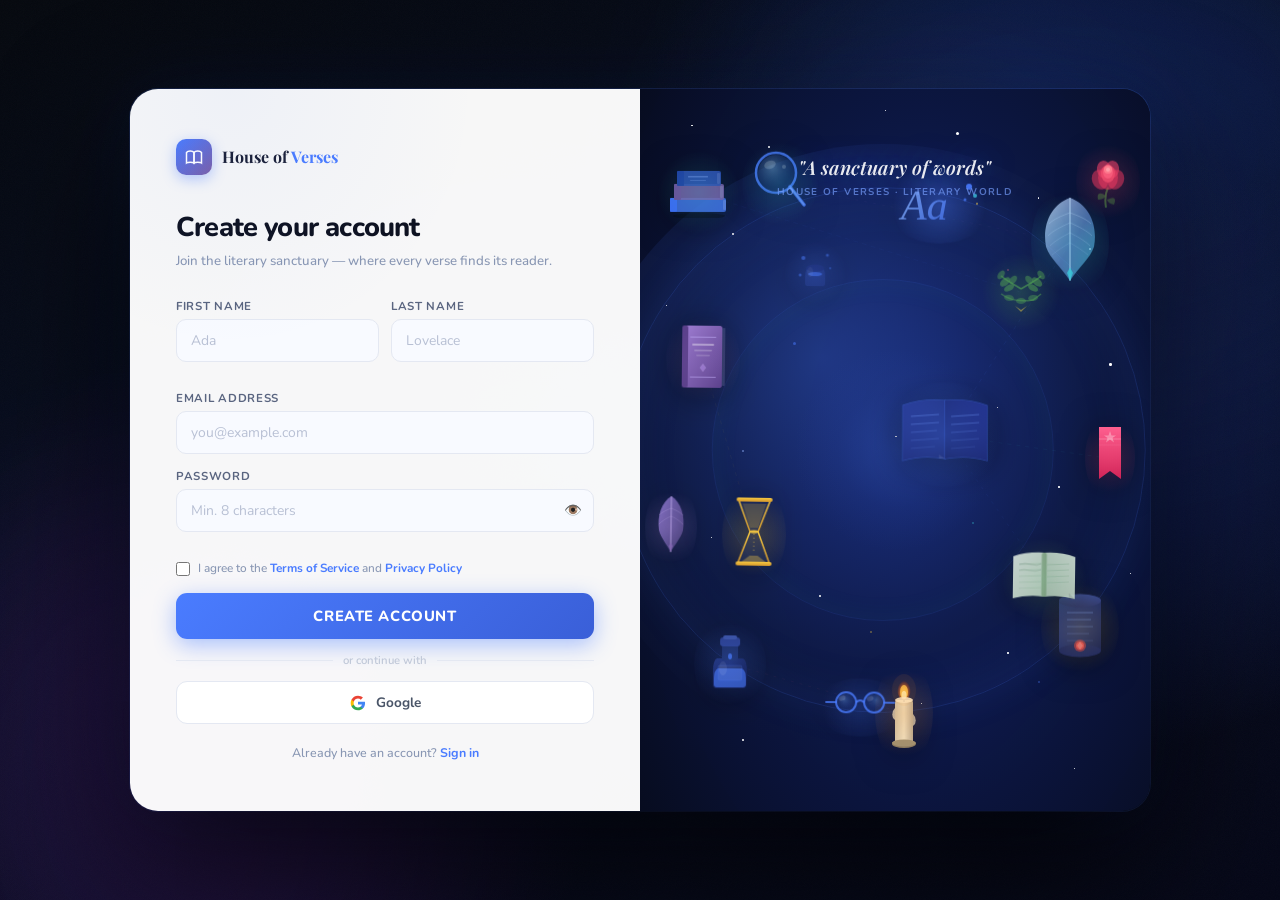
<file: houding.html>
<!DOCTYPE html>
<html lang="en">
<head>
<meta charset="UTF-8">
<meta name="viewport" content="width=device-width, initial-scale=1.0">
<title>House of Verses · Sign In</title>
<link href="https://fonts.googleapis.com/css2?family=Nunito:wght@300;400;600;700;800&family=Playfair+Display:ital,wght@0,600;0,700;1,600&display=swap" rel="stylesheet">
<style>
*, *::before, *::after { box-sizing: border-box; margin: 0; padding: 0; }

:root {
  --bg:        #06090f;
  --panel-bg:  #0d1120;
  --blue-deep: #0f1935;
  --blue-mid:  #1a2a5e;
  --blue-glow: #2d4cad;
  --accent:    #4a7cff;
  --accent2:   #7b5ea7;
  --cyan:      #38c8d8;
  --gold:      #f5c842;
  --rose:      #ff6090;
  --white:     #ffffff;
  --off-white: #f0f4ff;
  --muted:     #8896b3;
  --border:    rgba(74,124,255,0.18);
  --card-bg:   rgba(255,255,255,0.97);
  --glow:      rgba(74,124,255,0.35);
}

html, body { height: 100%; }

body {
  font-family: 'Nunito', sans-serif;
  min-height: 100vh;
  display: flex; align-items: center; justify-content: center;
  padding: 20px;
  overflow: hidden;
  background: #06090f;
  position: relative;
}

/* ── RICH LAYERED BACKGROUND ── */
.bg-base {
  position: fixed; inset: 0; pointer-events: none; z-index: 0;
  background:
    radial-gradient(ellipse 70% 60% at 75% 50%, rgba(18,32,90,.95) 0%, transparent 60%),
    radial-gradient(ellipse 50% 80% at 20% 80%, rgba(40,15,70,.7) 0%, transparent 55%),
    radial-gradient(ellipse 60% 50% at 80% 10%, rgba(10,25,70,.8) 0%, transparent 50%),
    linear-gradient(160deg, #06090f 0%, #080e20 40%, #060818 100%);
}

/* Nebula / aurora layers */
.nebula {
  position: fixed; pointer-events: none; z-index: 0;
  border-radius: 50%; filter: blur(80px); mix-blend-mode: screen;
}
.nb1 { width:700px;height:500px;background:rgba(35,70,200,.13);top:-100px;right:-150px;animation:nbPulse 12s ease-in-out infinite; }
.nb2 { width:500px;height:600px;background:rgba(100,40,160,.1);bottom:-200px;left:-100px;animation:nbPulse 15s ease-in-out infinite 3s; }
.nb3 { width:400px;height:300px;background:rgba(56,200,216,.07);top:30%;left:25%;animation:nbPulse 10s ease-in-out infinite 6s; }
.nb4 { width:350px;height:350px;background:rgba(245,200,66,.05);top:10%;left:60%;animation:nbPulse 18s ease-in-out infinite 2s; }
.nb5 { width:250px;height:250px;background:rgba(255,80,144,.06);bottom:20%;right:30%;animation:nbPulse 9s ease-in-out infinite 4s; }
@keyframes nbPulse { 0%,100%{opacity:.4;transform:scale(1) translate(0,0)} 33%{opacity:.9;transform:scale(1.15) translate(2%,-1%)} 66%{opacity:.6;transform:scale(.95) translate(-1%,2%)} }

/* Fine grain texture overlay */
.grain {
  position: fixed; inset: 0; pointer-events: none; z-index: 1; opacity: .025;
  background-image: url("data:image/svg+xml,%3Csvg viewBox='0 0 256 256' xmlns='http://www.w3.org/2000/svg'%3E%3Cfilter id='n'%3E%3CfeTurbulence type='fractalNoise' baseFrequency='.9' numOctaves='4' stitchTiles='stitch'/%3E%3C/filter%3E%3Crect width='100%25' height='100%25' filter='url(%23n)'/%3E%3C/svg%3E");
  background-size: 200px;
}

/* ── MAIN CARD ── */
.card {
  position: relative; z-index: 10;
  width: 100%; max-width: 1020px;
  min-height: 600px;
  display: grid;
  grid-template-columns: 50% 50%;
  border-radius: 28px;
  overflow: hidden;
  box-shadow:
    0 60px 140px rgba(0,0,0,.75),
    0 0 0 1px rgba(74,124,255,.18),
    0 0 80px rgba(45,76,173,.12),
    inset 0 1px 0 rgba(255,255,255,.07);
  animation: cardIn .7s cubic-bezier(.34,1.4,.64,1) both;
}
@keyframes cardIn {
  from { opacity:0; transform:scale(.9) translateY(30px); }
  to   { opacity:1; transform:scale(1)  translateY(0); }
}

/* ══ LEFT — FORM PANEL ══ */
.form-panel {
  background: var(--card-bg);
  padding: 50px 46px;
  display: flex; flex-direction: column; justify-content: center;
  position: relative; z-index: 2;
}
.form-panel::before {
  content: '';
  position: absolute; inset: 0; pointer-events: none;
  background: radial-gradient(ellipse 80% 60% at 20% 0%, rgba(74,124,255,.05) 0%, transparent 60%);
}

.brand { display: flex; align-items: center; gap: 10px; margin-bottom: 34px; }
.brand-icon {
  width: 36px; height: 36px;
  background: linear-gradient(135deg, var(--accent) 0%, var(--accent2) 100%);
  border-radius: 10px;
  display: flex; align-items: center; justify-content: center;
  box-shadow: 0 4px 14px rgba(74,124,255,.4);
}
.brand-icon svg { width: 18px; height: 18px; }
.brand-name { font-family: 'Playfair Display', serif; font-size: 1rem; font-weight: 700; color: #1a1f36; }
.brand-name span { color: var(--accent); }

.form-title { font-family: 'Nunito', sans-serif; font-size: 1.7rem; font-weight: 800; color: #0d1120; letter-spacing: -.03em; margin-bottom: 6px; }
.form-sub { font-size: .83rem; color: #8896b3; font-weight: 500; margin-bottom: 26px; line-height: 1.5; }

.name-row { display: grid; grid-template-columns: 1fr 1fr; gap: 12px; margin-bottom: 14px; }
.fg { margin-bottom: 14px; }
.fg:last-of-type { margin-bottom: 0; }

label { display: block; font-size: .72rem; font-weight: 700; color: #5a6580; margin-bottom: 5px; letter-spacing: .06em; text-transform: uppercase; }

input[type=text], input[type=email], input[type=password] {
  width: 100%; padding: 11px 14px;
  border: 1.5px solid #e4e8f2;
  border-radius: 10px;
  font-family: 'Nunito', sans-serif; font-size: .87rem; color: #0d1120;
  background: #f8faff; outline: none;
  transition: border-color .2s, box-shadow .2s, background .2s;
}
input:focus { border-color: var(--accent); background: #fff; box-shadow: 0 0 0 3px rgba(74,124,255,.12); }
input::placeholder { color: #b8c0d4; font-weight: 400; }

.pw-wrap { position: relative; }
.pw-wrap input { padding-right: 42px; }
.pw-eye { position: absolute; right: 12px; top: 50%; transform: translateY(-50%); background: none; border: none; cursor: pointer; font-size: .9rem; color: #b8c0d4; padding: 0; transition: color .2s; }
.pw-eye:hover { color: var(--accent); }

.terms-row { display: flex; align-items: flex-start; gap: 8px; margin: 14px 0 16px; font-size: .74rem; color: #8896b3; line-height: 1.5; }
.terms-row input[type=checkbox] { width: 14px; height: 14px; accent-color: var(--accent); cursor: pointer; flex-shrink: 0; margin-top: 2px; }
.terms-row label { text-transform: none; letter-spacing: 0; font-weight: 500; color: #8896b3; font-size: .74rem; margin-bottom: 0; }
.terms-row a { color: var(--accent); font-weight: 700; text-decoration: none; }
.terms-row a:hover { text-decoration: underline; }

.btn-main {
  width: 100%; padding: 13px;
  background: linear-gradient(135deg, var(--accent) 0%, #3a5fd8 100%);
  color: white; border: none; border-radius: 11px;
  font-family: 'Nunito', sans-serif; font-size: .92rem; font-weight: 800; letter-spacing: .04em;
  cursor: pointer; text-transform: uppercase;
  box-shadow: 0 6px 22px rgba(74,124,255,.45);
  transition: opacity .2s, transform .15s, box-shadow .2s;
  margin-bottom: 14px;
}
.btn-main:hover { opacity:.92; transform:translateY(-1px); box-shadow:0 10px 30px rgba(74,124,255,.5); }
.btn-main:active { transform:translateY(0); }

.divider { display: flex; align-items: center; gap: 10px; margin-bottom: 13px; color: #c0c8d8; font-size: .71rem; font-weight: 600; }
.divider::before, .divider::after { content:''; flex:1; height:1px; background:#e4e8f2; }

.btn-google {
  width: 100%; padding: 11px; background: #fff; color: #4a5568;
  border: 1.5px solid #e4e8f2; border-radius: 11px;
  font-family: 'Nunito', sans-serif; font-size: .85rem; font-weight: 700; cursor: pointer;
  display: flex; align-items: center; justify-content: center; gap: 10px;
  transition: border-color .2s, box-shadow .2s; margin-bottom: 20px;
}
.btn-google:hover { border-color: var(--accent); box-shadow: 0 2px 10px rgba(74,124,255,.1); }

.signin-row { text-align: center; font-size: .78rem; color: #8896b3; font-weight: 500; }
.signin-row a { color: var(--accent); font-weight: 700; text-decoration: none; }
.signin-row a:hover { text-decoration: underline; }

/* ══ RIGHT — WORLD PANEL ══ */
.world-panel {
  position: relative; overflow: hidden;
  background: transparent;
}

/* Rich layered world bg */
.world-panel::before {
  content: '';
  position: absolute; inset: 0; z-index: 0;
  background:
    radial-gradient(ellipse 100% 120% at 55% 50%, rgba(20,38,110,.98) 0%, rgba(12,22,65,.95) 40%, rgba(6,10,25,1) 75%),
    linear-gradient(180deg, #08102a 0%, #050910 100%);
}

/* Large ethereal orb */
.orb-ring {
  position: absolute;
  width: 120%; padding-bottom: 120%;
  border-radius: 50%;
  top: 50%; left: 50%;
  transform: translate(-52%, -50%);
  background: radial-gradient(ellipse at 40% 35%,
    rgba(74,124,255,.28) 0%,
    rgba(45,76,173,.2) 28%,
    rgba(15,25,60,.35) 55%,
    transparent 68%
  );
  pointer-events: none; z-index: 1;
  animation: orbBreath 8s ease-in-out infinite;
}
@keyframes orbBreath { 0%,100%{transform:translate(-52%,-50%) scale(1)} 50%{transform:translate(-52%,-50%) scale(1.05)} }
.orb-ring::before {
  content: '';
  position: absolute; inset: 7%;
  border-radius: 50%;
  border: 1px solid rgba(74,124,255,.18);
  box-shadow:
    inset 0 0 60px rgba(74,124,255,.1),
    0 0 40px rgba(74,124,255,.08);
}
.orb-ring::after {
  content: '';
  position: absolute; inset: 22%;
  border-radius: 50%;
  border: 1px solid rgba(74,124,255,.1);
  box-shadow: inset 0 0 30px rgba(56,200,216,.06);
}

/* inner glow spot */
.orb-inner {
  position: absolute; width: 40%; padding-bottom: 40%;
  border-radius: 50%;
  top: 50%; left: 50%; transform: translate(-50%, -50%);
  background: radial-gradient(ellipse at center,
    rgba(74,124,255,.18) 0%, rgba(45,76,173,.1) 40%, transparent 70%
  );
  z-index: 1; pointer-events: none;
  animation: orbBreath 6s ease-in-out infinite 2s;
}

/* Starfield — many more stars */
.star {
  position: absolute; border-radius: 50%;
  background: white; pointer-events: none; z-index: 2;
  animation: twinkle var(--td,3s) ease-in-out infinite var(--dl,0s);
}
@keyframes twinkle { 0%,100%{opacity:.15;transform:scale(.7)} 50%{opacity:1;transform:scale(1.3)} }

/* Shooting star */
.shoot {
  position: absolute; pointer-events: none; z-index: 2;
  width: 60px; height: 1px;
  background: linear-gradient(90deg, rgba(255,255,255,.0), rgba(255,255,255,.9), rgba(255,255,255,.0));
  border-radius: 1px;
  animation: shoot var(--sd,8s) ease-in-out infinite var(--sdl,0s);
  opacity: 0;
}
@keyframes shoot {
  0%   { opacity:0; transform:translateX(0) translateY(0) rotate(-25deg); }
  2%   { opacity:1; }
  8%   { opacity:0; transform:translateX(120px) translateY(60px) rotate(-25deg); }
  100% { opacity:0; transform:translateX(120px) translateY(60px) rotate(-25deg); }
}

/* world text */
.world-title {
  position: absolute; top: 9%; left: 50%;
  transform: translateX(-50%);
  z-index: 8; text-align: center;
  pointer-events: none;
}
.world-title h2 {
  font-family: 'Playfair Display', serif;
  font-style: italic; font-size: 1.2rem; font-weight: 600;
  color: rgba(255,255,255,.9);
  text-shadow: 0 0 30px rgba(74,124,255,.7), 0 0 60px rgba(74,124,255,.3);
  white-space: nowrap;
}
.world-title p {
  font-size: .62rem; font-weight: 700; letter-spacing: .14em;
  color: rgba(120,160,255,.65); text-transform: uppercase; margin-top: 5px;
}

/* ── FLOATING OBJECTS ── */
#floatLayer {
  position: absolute; inset: 0; z-index: 5;
  pointer-events: none;
}

.fobj {
  position: absolute;
  pointer-events: none;
  will-change: transform;
}
.fobj svg {
  filter: drop-shadow(0 6px 18px rgba(0,0,0,.6));
}

/* glow halos */
.fobj::after {
  content: '';
  position: absolute; inset: -10px;
  border-radius: 50%;
  background: radial-gradient(circle, var(--halo, rgba(74,124,255,.15)) 0%, transparent 70%);
  pointer-events: none;
  animation: haloP var(--dur,6s) ease-in-out infinite var(--delay,0s);
}
@keyframes haloP {
  0%,100% { opacity:.5; transform:scale(1); }
  50%     { opacity:1;  transform:scale(1.2); }
}

/* Connection lines */
.conn-line {
  position: absolute; pointer-events: none; z-index: 4; opacity: .15;
}

/* dust particles */
.dust {
  position: absolute; border-radius: 50%;
  pointer-events: none; z-index: 3;
  animation: dustFloat var(--dd,20s) ease-in-out infinite var(--ddl,0s);
}
@keyframes dustFloat {
  0%   { transform:translate(0,0) scale(1); opacity:.4; }
  25%  { transform:translate(var(--dx1,8px), var(--dy1,-12px)) scale(1.2); opacity:.7; }
  50%  { transform:translate(var(--dx2,-6px), var(--dy2,-20px)) scale(.9); opacity:.5; }
  75%  { transform:translate(var(--dx3,12px), var(--dy3,-8px)) scale(1.1); opacity:.6; }
  100% { transform:translate(0,0) scale(1); opacity:.4; }
}

/* toast */
#toast {
  position: fixed; bottom: 22px; left: 50%;
  transform: translateX(-50%) translateY(60px);
  background: #1a2a5e; color: white;
  border: 1px solid rgba(74,124,255,.3);
  font-family: 'Nunito', sans-serif; font-size: .82rem; font-weight: 600;
  padding: 10px 24px; border-radius: 40px;
  z-index: 200; pointer-events: none; opacity: 0;
  transition: transform .4s cubic-bezier(.34,1.56,.64,1), opacity .3s;
  box-shadow: 0 8px 24px rgba(0,0,0,.4);
}
#toast.show { transform: translateX(-50%) translateY(0); opacity: 1; }

@media(max-width:700px) {
  .card { grid-template-columns: 1fr; }
  .world-panel { min-height: 280px; }
  .form-panel { padding: 30px 24px; }
  .name-row { grid-template-columns: 1fr; }
}
</style>
</head>
<body>

<!-- Rich background layers -->
<div class="bg-base"></div>
<div class="nebula nb1"></div>
<div class="nebula nb2"></div>
<div class="nebula nb3"></div>
<div class="nebula nb4"></div>
<div class="nebula nb5"></div>
<div class="grain"></div>

<div class="card">

  <!-- ══ LEFT: FORM ══ -->
  <div class="form-panel">
    <div class="brand">
      <div class="brand-icon">
        <svg viewBox="0 0 24 24" fill="none" stroke="white" stroke-width="2" stroke-linecap="round">
          <path d="M2 6s1.5-2 5-2 5 2 5 2v14s-1.5-1-5-1-5 1-5 1V6z"/>
          <path d="M12 6s1.5-2 5-2 5 2 5 2v14s-1.5-1-5-1-5 1-5 1V6z"/>
        </svg>
      </div>
      <div class="brand-name">House of <span>Verses</span></div>
    </div>

    <h1 class="form-title">Create your account</h1>
    <p class="form-sub">Join the literary sanctuary — where every verse finds its reader.</p>

    <div class="name-row">
      <div class="fg" style="margin-bottom:0">
        <label>First Name</label>
        <input type="text" id="fn" placeholder="Ada" autocomplete="given-name">
      </div>
      <div class="fg" style="margin-bottom:0">
        <label>Last Name</label>
        <input type="text" id="ln" placeholder="Lovelace" autocomplete="family-name">
      </div>
    </div>
    <div style="height:14px"></div>
    <div class="fg">
      <label>Email Address</label>
      <input type="email" id="em" placeholder="you@example.com" autocomplete="email">
    </div>
    <div class="fg">
      <label>Password</label>
      <div class="pw-wrap">
        <input type="password" id="pw" placeholder="Min. 8 characters" autocomplete="new-password">
        <button class="pw-eye" id="pwBtn" onclick="togglePw()" type="button">👁️</button>
      </div>
    </div>
    <div class="terms-row">
      <input type="checkbox" id="terms">
      <label for="terms">I agree to the <a href="#">Terms of Service</a> and <a href="#">Privacy Policy</a></label>
    </div>

    <button class="btn-main" onclick="doSignUp()">Create Account</button>
    <div class="divider">or continue with</div>
    <button class="btn-google">
      <svg width="16" height="16" viewBox="0 0 24 24">
        <path fill="#4285F4" d="M22.56 12.25c0-.78-.07-1.53-.2-2.25H12v4.26h5.92c-.26 1.37-1.04 2.53-2.21 3.31v2.77h3.57c2.08-1.92 3.28-4.74 3.28-8.09z"/>
        <path fill="#34A853" d="M12 23c2.97 0 5.46-.98 7.28-2.66l-3.57-2.77c-.98.66-2.23 1.06-3.71 1.06-2.86 0-5.29-1.93-6.16-4.53H2.18v2.84C3.99 20.53 7.7 23 12 23z"/>
        <path fill="#FBBC05" d="M5.84 14.09c-.22-.66-.35-1.36-.35-2.09s.13-1.43.35-2.09V7.07H2.18C1.43 8.55 1 10.22 1 12s.43 3.45 1.18 4.93l3.66-2.84z"/>
        <path fill="#EA4335" d="M12 5.38c1.62 0 3.06.56 4.21 1.64l3.15-3.15C17.45 2.09 14.97 1 12 1 7.7 1 3.99 3.47 2.18 7.07l3.66 2.84c.87-2.6 3.3-4.53 6.16-4.53z"/>
      </svg>
      Google
    </button>
    <div class="signin-row">Already have an account? <a href="#">Sign in</a></div>
  </div>

  <!-- ══ RIGHT: WORLD PANEL ══ -->
  <div class="world-panel" id="worldPanel">
    <div class="orb-ring"></div>
    <div class="orb-inner"></div>

    <!-- Starfield — many more stars for richness -->
    <div class="star" style="--td:2.8s;--dl:.3s;width:1.5px;height:1.5px;top:5%;left:10%"></div>
    <div class="star" style="--td:3.5s;--dl:1s;width:2px;height:2px;top:8%;left:25%"></div>
    <div class="star" style="--td:2.2s;--dl:1.8s;width:1px;height:1px;top:12%;left:42%"></div>
    <div class="star" style="--td:4s;--dl:.6s;width:3px;height:3px;top:6%;left:62%"></div>
    <div class="star" style="--td:2.6s;--dl:2.2s;width:1.5px;height:1.5px;top:15%;left:78%"></div>
    <div class="star" style="--td:3.1s;--dl:0s;width:2px;height:2px;top:22%;left:88%"></div>
    <div class="star" style="--td:2.9s;--dl:1.4s;width:1px;height:1px;top:30%;left:5%"></div>
    <div class="star" style="--td:3.8s;--dl:.9s;width:2.5px;height:2.5px;top:38%;left:92%"></div>
    <div class="star" style="--td:2.4s;--dl:2.6s;width:1.5px;height:1.5px;top:55%;left:82%"></div>
    <div class="star" style="--td:3.3s;--dl:.4s;width:1px;height:1px;top:62%;left:14%"></div>
    <div class="star" style="--td:2.7s;--dl:1.7s;width:2px;height:2px;top:70%;left:35%"></div>
    <div class="star" style="--td:3.6s;--dl:3s;width:1.5px;height:1.5px;top:78%;left:72%"></div>
    <div class="star" style="--td:2s;--dl:.7s;width:1px;height:1px;top:85%;left:55%"></div>
    <div class="star" style="--td:4.2s;--dl:1.1s;width:2px;height:2px;top:90%;left:20%"></div>
    <div class="star" style="--td:2.5s;--dl:2.9s;width:1px;height:1px;top:94%;left:85%"></div>
    <div class="star" style="--td:3s;--dl:.2s;width:1.5px;height:1.5px;top:48%;left:50%"></div>
    <div class="star" style="--td:3.9s;--dl:1.5s;width:1px;height:1px;top:3%;left:48%"></div>
    <div class="star" style="--td:2.3s;--dl:3.2s;width:2px;height:2px;top:20%;left:18%"></div>
    <div class="star" style="--td:3.4s;--dl:.8s;width:1px;height:1px;top:44%;left:70%"></div>
    <div class="star" style="--td:2.1s;--dl:2s;width:1.5px;height:1.5px;top:67%;left:96%"></div>

    <!-- Shooting stars -->
    <div class="shoot" style="--sd:11s;--sdl:2s;top:18%;left:20%"></div>
    <div class="shoot" style="--sd:14s;--sdl:7s;top:35%;left:50%"></div>
    <div class="shoot" style="--sd:9s;--sdl:4s;top:8%;left:55%"></div>

    <!-- Dust particles -->
    <div class="dust" style="--dd:18s;--ddl:0s;--dx1:10px;--dy1:-8px;--dx2:-5px;--dy2:-15px;--dx3:8px;--dy3:-5px;width:3px;height:3px;background:rgba(74,124,255,.5);border-radius:50%;top:35%;left:30%"></div>
    <div class="dust" style="--dd:22s;--ddl:3s;--dx1:-8px;--dy1:-12px;--dx2:6px;--dy2:-18px;--dx3:-10px;--dy3:-6px;width:2px;height:2px;background:rgba(56,200,216,.4);border-radius:50%;top:60%;left:65%"></div>
    <div class="dust" style="--dd:15s;--ddl:6s;--dx1:12px;--dy1:-10px;--dx2:-8px;--dy2:-20px;--dx3:15px;--dy3:-8px;width:2.5px;height:2.5px;background:rgba(245,200,66,.4);border-radius:50%;top:75%;left:45%"></div>
    <div class="dust" style="--dd:19s;--ddl:9s;--dx1:-6px;--dy1:-8px;--dx2:10px;--dy2:-14px;--dx3:-12px;--dy3:-4px;width:2px;height:2px;background:rgba(255,96,144,.35);border-radius:50%;top:25%;left:72%"></div>
    <div class="dust" style="--dd:25s;--ddl:1s;--dx1:8px;--dy1:-6px;--dx2:-4px;--dy2:-12px;--dx3:6px;--dy3:-3px;width:1.5px;height:1.5px;background:rgba(150,180,255,.5);border-radius:50%;top:50%;left:20%"></div>
    <div class="dust" style="--dd:17s;--ddl:5s;--dx1:-10px;--dy1:-5px;--dx2:8px;--dy2:-10px;--dx3:-6px;--dy3:-2px;width:2px;height:2px;background:rgba(74,124,255,.4);border-radius:50%;top:82%;left:78%"></div>

    <!-- World label -->
    <div class="world-title">
      <h2>"A sanctuary of words"</h2>
      <p>House of Verses · Literary World</p>
    </div>

    <!-- SVG connection lines -->
    <svg class="conn-line" style="inset:0;width:100%;height:100%;position:absolute;" id="connSvg">
      <line id="cl1" stroke="rgba(74,124,255,.5)" stroke-width="1" stroke-dasharray="4 5"/>
      <line id="cl2" stroke="rgba(74,124,255,.4)" stroke-width="1" stroke-dasharray="3 6"/>
      <line id="cl3" stroke="rgba(56,200,216,.35)" stroke-width="1" stroke-dasharray="4 5"/>
      <line id="cl4" stroke="rgba(123,94,167,.4)" stroke-width="1" stroke-dasharray="3 6"/>
      <line id="cl5" stroke="rgba(245,200,66,.3)" stroke-width="1" stroke-dasharray="4 5"/>
      <line id="cl6" stroke="rgba(255,96,144,.3)" stroke-width="1" stroke-dasharray="3 6"/>
      <line id="cl7" stroke="rgba(74,124,255,.3)" stroke-width="1" stroke-dasharray="5 4"/>
    </svg>

    <!-- ══ FLOATING OBJECTS ══ -->
    <div id="floatLayer">

      <!-- 0. Open Book — CENTER, breathes -->
      <div class="fobj" id="obj0"
           style="--halo:rgba(74,124,255,.3);left:50%;top:42%;transform:translate(-50%,-50%)">
        <svg width="100" height="78" viewBox="0 0 100 78" fill="none">
          <defs>
            <linearGradient id="bookL" x1="0" y1="0" x2="1" y2="1">
              <stop offset="0%" stop-color="#2a3f9f"/><stop offset="100%" stop-color="#1a2568"/>
            </linearGradient>
            <linearGradient id="bookR" x1="1" y1="0" x2="0" y2="1">
              <stop offset="0%" stop-color="#243595"/><stop offset="100%" stop-color="#151d58"/>
            </linearGradient>
            <filter id="spineGlow"><feGaussianBlur stdDeviation="2" result="b"/><feMerge><feMergeNode in="b"/><feMergeNode in="SourceGraphic"/></feMerge></filter>
          </defs>
          <!-- left page -->
          <path d="M50 8 Q28 6 8 13 L8 68 Q28 62 50 66 Z" fill="#1e2d6b" stroke="rgba(74,124,255,.4)" stroke-width="1"/>
          <path d="M50 8 Q28 6 8 13 L8 68 Q28 62 50 66 Z" fill="url(#bookL)" opacity=".9"/>
          <!-- right page -->
          <path d="M50 8 Q72 6 92 13 L92 68 Q72 62 50 66 Z" fill="#1a2560" stroke="rgba(74,124,255,.4)" stroke-width="1"/>
          <path d="M50 8 Q72 6 92 13 L92 68 Q72 62 50 66 Z" fill="url(#bookR)" opacity=".9"/>
          <!-- spine glow -->
          <line x1="50" y1="8" x2="50" y2="66" stroke="rgba(74,124,255,.9)" stroke-width="1.5" filter="url(#spineGlow)"/>
          <!-- text lines left -->
          <line x1="16" y1="24" x2="44" y2="22" stroke="rgba(120,160,255,.4)" stroke-width="1"/>
          <line x1="16" y1="32" x2="44" y2="30" stroke="rgba(120,160,255,.35)" stroke-width="1"/>
          <line x1="16" y1="40" x2="42" y2="38" stroke="rgba(120,160,255,.25)" stroke-width="1"/>
          <line x1="16" y1="48" x2="44" y2="46" stroke="rgba(120,160,255,.2)" stroke-width="1"/>
          <line x1="16" y1="56" x2="40" y2="54" stroke="rgba(120,160,255,.15)" stroke-width="1"/>
          <!-- text lines right -->
          <line x1="56" y1="24" x2="84" y2="22" stroke="rgba(120,160,255,.4)" stroke-width="1"/>
          <line x1="56" y1="32" x2="84" y2="30" stroke="rgba(120,160,255,.35)" stroke-width="1"/>
          <line x1="56" y1="40" x2="82" y2="38" stroke="rgba(120,160,255,.25)" stroke-width="1"/>
          <line x1="56" y1="48" x2="84" y2="46" stroke="rgba(120,160,255,.2)" stroke-width="1"/>
          <line x1="56" y1="56" x2="80" y2="54" stroke="rgba(120,160,255,.15)" stroke-width="1"/>
          <!-- page corner fold -->
          <path d="M44 62 L50 66 L44 66 Z" fill="rgba(255,255,255,.1)"/>
        </svg>
      </div>

      <!-- 1. Large Quill Pen — top right, follows cursor eagerly -->
      <div class="fobj" id="obj1"
           style="--halo:rgba(56,200,216,.25);right:10%;top:14%">
        <svg width="58" height="90" viewBox="0 0 58 90" fill="none">
          <defs>
            <linearGradient id="quillG" x1="0" y1="0" x2="1" y2="1">
              <stop offset="0%" stop-color="rgba(210,230,255,.85)"/>
              <stop offset="55%" stop-color="rgba(130,170,255,.6)"/>
              <stop offset="100%" stop-color="rgba(56,200,216,.7)"/>
            </linearGradient>
          </defs>
          <path d="M29 3 C48 10 57 30 53 52 C49 64 38 72 29 86 C20 72 9 64 5 52 C1 30 10 10 29 3Z" fill="url(#quillG)" opacity=".9"/>
          <line x1="29" y1="3" x2="29" y2="86" stroke="rgba(200,225,255,.7)" stroke-width="1.2"/>
          <path d="M29 18 C21 21 13 24 8 29" stroke="rgba(200,220,255,.35)" stroke-width=".8" fill="none"/>
          <path d="M29 28 C20 32 12 36 7 41" stroke="rgba(200,220,255,.3)" stroke-width=".8" fill="none"/>
          <path d="M29 38 C21 42 14 46 9 51" stroke="rgba(200,220,255,.25)" stroke-width=".8" fill="none"/>
          <path d="M29 48 C22 52 16 56 11 60" stroke="rgba(200,220,255,.18)" stroke-width=".8" fill="none"/>
          <path d="M29 18 C37 21 45 24 50 29" stroke="rgba(200,220,255,.35)" stroke-width=".8" fill="none"/>
          <path d="M29 28 C38 32 46 36 51 41" stroke="rgba(200,220,255,.3)" stroke-width=".8" fill="none"/>
          <path d="M29 38 C37 42 44 46 49 51" stroke="rgba(200,220,255,.25)" stroke-width=".8" fill="none"/>
          <path d="M29 48 C36 52 42 56 47 60" stroke="rgba(200,220,255,.18)" stroke-width=".8" fill="none"/>
          <!-- nib tip -->
          <path d="M26 78 L29 86 L32 78 L29 73Z" fill="rgba(56,200,216,.85)"/>
          <line x1="29" y1="73" x2="29" y2="86" stroke="rgba(56,200,216,.5)" stroke-width=".5"/>
        </svg>
      </div>

      <!-- 2. Closed Book — left mid, drifts autonomously -->
      <div class="fobj" id="obj2"
           style="--halo:rgba(123,94,167,.25);left:7%;top:32%">
        <svg width="54" height="70" viewBox="0 0 54 70" fill="none">
          <defs>
            <linearGradient id="bkG" x1="0" y1="0" x2="1" y2="1">
              <stop offset="0%" stop-color="#a07ed4"/><stop offset="100%" stop-color="#5a3f8a"/>
            </linearGradient>
          </defs>
          <rect x="8" y="4" width="38" height="62" rx="3" fill="#7b5ea7" opacity=".85"/>
          <rect x="8" y="4" width="38" height="62" rx="3" fill="url(#bkG)"/>
          <rect x="6" y="4" width="6" height="62" rx="2" fill="#5a3f8a"/>
          <rect x="46" y="6" width="3" height="58" rx="1" fill="rgba(200,210,255,.15)"/>
          <rect x="16" y="22" width="22" height="2" rx="1" fill="rgba(255,255,255,.45)"/>
          <rect x="18" y="28" width="18" height="1.5" rx="1" fill="rgba(255,255,255,.3)"/>
          <rect x="20" y="33" width="14" height="1.5" rx="1" fill="rgba(255,255,255,.22)"/>
          <rect x="14" y="15" width="26" height="1" rx=".5" fill="rgba(200,180,255,.6)"/>
          <rect x="14" y="55" width="26" height="1" rx=".5" fill="rgba(200,180,255,.6)"/>
          <!-- small gem -->
          <path d="M27 42 L30 46 L27 50 L24 46 Z" fill="rgba(200,160,255,.5)" stroke="rgba(255,255,255,.2)" stroke-width=".5"/>
        </svg>
      </div>

      <!-- 3. Scroll — bottom right, lazy cursor follower -->
      <div class="fobj" id="obj3"
           style="--halo:rgba(245,200,66,.18);right:8%;bottom:20%">
        <svg width="58" height="76" viewBox="0 0 58 76" fill="none">
          <defs>
            <linearGradient id="scrG" x1="0" y1="0" x2="1" y2="1">
              <stop offset="0%" stop-color="#2a3d8a"/><stop offset="100%" stop-color="#151e50"/>
            </linearGradient>
            <linearGradient id="curlG" x1="0" y1="0" x2="0" y2="1">
              <stop offset="0%" stop-color="#3a50a0"/><stop offset="100%" stop-color="#243070"/>
            </linearGradient>
          </defs>
          <rect x="8" y="14" width="42" height="50" rx="2" fill="#1a2a5e"/>
          <rect x="8" y="14" width="42" height="50" rx="2" fill="url(#scrG)" opacity=".9"/>
          <ellipse cx="29" cy="14" rx="21" ry="6.5" fill="#243070"/>
          <ellipse cx="29" cy="14" rx="21" ry="6.5" fill="url(#curlG)" opacity=".8"/>
          <ellipse cx="29" cy="64" rx="21" ry="6.5" fill="#1a2560"/>
          <line x1="16" y1="26" x2="42" y2="26" stroke="rgba(120,160,255,.45)" stroke-width="1"/>
          <line x1="16" y1="33" x2="40" y2="33" stroke="rgba(120,160,255,.38)" stroke-width="1"/>
          <line x1="16" y1="40" x2="42" y2="40" stroke="rgba(120,160,255,.3)" stroke-width="1"/>
          <line x1="16" y1="47" x2="38" y2="47" stroke="rgba(120,160,255,.22)" stroke-width="1"/>
          <line x1="16" y1="54" x2="42" y2="54" stroke="rgba(120,160,255,.15)" stroke-width="1"/>
          <!-- wax seal -->
          <circle cx="29" cy="59" r="6" fill="rgba(220,60,60,.55)"/>
          <circle cx="29" cy="59" r="4" fill="rgba(255,80,80,.65)"/>
          <path d="M26 59 L29 55 L32 59 L29 63 Z" fill="rgba(255,255,255,.2)"/>
        </svg>
      </div>

      <!-- 4. Ink bottle — bottom left, orbits -->
      <div class="fobj" id="obj4"
           style="--halo:rgba(74,124,255,.22);left:12%;bottom:16%">
        <svg width="52" height="65" viewBox="0 0 52 65" fill="none">
          <defs>
            <linearGradient id="inkG" x1="0" y1="0" x2="1" y2="1">
              <stop offset="0%" stop-color="#1e2d70"/><stop offset="100%" stop-color="#0d1540"/>
            </linearGradient>
          </defs>
          <path d="M13 30 Q9 32 9 43 L9 56 Q9 60 13 60 L39 60 Q43 60 43 56 L43 43 Q43 32 39 30 Z" fill="url(#inkG)"/>
          <rect x="18" y="16" width="16" height="16" rx="2" fill="#1a2a5e"/>
          <rect x="16" y="9" width="20" height="9" rx="3" fill="#2a3d8a"/>
          <rect x="19" y="7" width="14" height="4" rx="2" fill="#3a50a0"/>
          <!-- ink fill -->
          <path d="M14 40 Q10 42 10 50 L10 56 Q10 59 13 59 L39 59 Q42 59 42 56 L42 50 Q42 42 38 40 Z" fill="rgba(74,124,255,.6)"/>
          <!-- shine -->
          <ellipse cx="19" cy="40" rx="4" ry="7" fill="rgba(255,255,255,.09)"/>
          <!-- label -->
          <rect x="14" y="37" width="24" height="15" rx="2" fill="rgba(255,255,255,.06)" stroke="rgba(74,124,255,.35)" stroke-width=".5"/>
          <!-- ink drop falling -->
          <ellipse cx="26" cy="28" rx="2" ry="3" fill="rgba(74,124,255,.7)"/>
        </svg>
      </div>

      <!-- 5. Book stack — top left, counter-parallax -->
      <div class="fobj" id="obj5"
           style="--halo:rgba(56,200,216,.18);left:5%;top:10%">
        <svg width="66" height="56" viewBox="0 0 66 56" fill="none">
          <!-- shadow -->
          <ellipse cx="33" cy="54" rx="26" ry="3" fill="rgba(0,0,0,.3)"/>
          <!-- bottom book -->
          <rect x="4" y="36" width="56" height="14" rx="2" fill="#4a7cff" opacity=".75"/>
          <rect x="4" y="36" width="7" height="14" rx="1" fill="#3a6aee"/>
          <rect x="57" y="38" width="3" height="10" rx="1" fill="rgba(200,215,255,.2)"/>
          <!-- mid book -->
          <rect x="8" y="22" width="50" height="16" rx="2" fill="#7b5ea7" opacity=".85"/>
          <rect x="8" y="22" width="7" height="16" rx="1" fill="#6a4e96"/>
          <rect x="54" y="24" width="3" height="12" rx="1" fill="rgba(200,215,255,.18)"/>
          <!-- top book -->
          <rect x="11" y="9" width="44" height="15" rx="2" fill="#2d4cad" opacity=".9"/>
          <rect x="11" y="9" width="7" height="15" rx="1" fill="#1e3d9e"/>
          <rect x="51" y="11" width="3" height="11" rx="1" fill="rgba(200,215,255,.15)"/>
          <!-- title lines -->
          <rect x="22" y="14" width="20" height="1.5" rx=".5" fill="rgba(150,180,255,.35)"/>
          <rect x="24" y="18" width="16" height="1" rx=".5" fill="rgba(150,180,255,.25)"/>
        </svg>
      </div>

      <!-- 6. Typography "Aa" — top center, dreamy drift -->
      <div class="fobj" id="obj6"
           style="--halo:rgba(74,124,255,.35);left:50%;top:12%;transform:translateX(-50%)">
        <svg width="88" height="50" viewBox="0 0 88 50" fill="none">
          <defs>
            <linearGradient id="txtG" x1="0" y1="0" x2="1" y2="1">
              <stop offset="0%" stop-color="rgba(160,200,255,.95)"/>
              <stop offset="100%" stop-color="rgba(74,124,255,.75)"/>
            </linearGradient>
          </defs>
          <text x="6" y="42" font-family="Georgia,serif" font-size="42" font-style="italic" fill="url(#txtG)" opacity=".88">Aa</text>
          <circle cx="74" cy="9"  r="3"   fill="rgba(74,124,255,.9)"/>
          <circle cx="80" cy="18" r="2"   fill="rgba(56,200,216,.8)"/>
          <circle cx="70" cy="22" r="1.5" fill="rgba(74,124,255,.7)"/>
          <circle cx="82" cy="26" r="1"   fill="rgba(245,200,66,.7)"/>
        </svg>
      </div>

      <!-- 7. Bookmark ribbon — right mid, magnetic -->
      <div class="fobj" id="obj7"
           style="--halo:rgba(255,80,120,.18);right:5%;top:46%">
        <svg width="30" height="60" viewBox="0 0 30 60" fill="none">
          <defs>
            <linearGradient id="bkmG" x1="0" y1="0" x2="0" y2="1">
              <stop offset="0%" stop-color="#ff6090"/><stop offset="100%" stop-color="#cc2055"/>
            </linearGradient>
          </defs>
          <path d="M4 2 L26 2 L26 54 L15 46 L4 54 Z" fill="url(#bkmG)"/>
          <line x1="4" y1="14" x2="26" y2="14" stroke="rgba(255,255,255,.25)" stroke-width="1"/>
          <line x1="4" y1="20" x2="26" y2="20" stroke="rgba(255,255,255,.15)" stroke-width=".5"/>
          <!-- star on bookmark -->
          <path d="M15 6 L16.5 10.5 L21 10.5 L17.5 13 L19 17.5 L15 14.5 L11 17.5 L12.5 13 L9 10.5 L13.5 10.5 Z" fill="rgba(255,255,255,.35)"/>
        </svg>
      </div>

      <!-- 8. Hourglass — mid left, drifts -->
      <div class="fobj" id="obj8"
           style="--halo:rgba(245,200,66,.2);left:18%;top:56%">
        <svg width="44" height="72" viewBox="0 0 44 72" fill="none">
          <defs>
            <linearGradient id="hgG" x1="0" y1="0" x2="0" y2="1">
              <stop offset="0%" stop-color="#f5c842"/><stop offset="100%" stop-color="#d4962a"/>
            </linearGradient>
          </defs>
          <!-- top glass -->
          <path d="M6 4 L38 4 L26 36 L18 36 Z" fill="rgba(20,35,90,.7)" stroke="url(#hgG)" stroke-width="1.5"/>
          <!-- bottom glass -->
          <path d="M18 36 L26 36 L38 68 L6 68 Z" fill="rgba(20,35,90,.7)" stroke="url(#hgG)" stroke-width="1.5"/>
          <!-- sand top -->
          <path d="M10 8 L34 8 L26 32 L18 32 Z" fill="rgba(245,200,66,.2)"/>
          <!-- sand bottom (piled) -->
          <path d="M18 60 L26 60 L34 66 L10 66 Z" fill="rgba(245,200,66,.35)"/>
          <!-- neck glow -->
          <ellipse cx="22" cy="36" rx="4" ry="2" fill="rgba(245,200,66,.5)"/>
          <!-- top bar & bottom bar -->
          <rect x="4" y="2" width="36" height="4" rx="2" fill="url(#hgG)"/>
          <rect x="4" y="66" width="36" height="4" rx="2" fill="url(#hgG)"/>
          <!-- sand falling -->
          <line x1="22" y1="38" x2="22" y2="55" stroke="rgba(245,200,66,.6)" stroke-width="1" stroke-dasharray="1 3"/>
        </svg>
      </div>

      <!-- 9. Candle — bottom center, parallax -->
      <div class="fobj" id="obj9"
           style="--halo:rgba(255,160,60,.2);left:48%;bottom:8%">
        <svg width="38" height="80" viewBox="0 0 38 80" fill="none">
          <defs>
            <radialGradient id="flameG" cx="50%" cy="70%" r="50%">
              <stop offset="0%" stop-color="rgba(255,240,180,1)"/>
              <stop offset="40%" stop-color="rgba(255,160,40,.9)"/>
              <stop offset="100%" stop-color="rgba(255,60,0,.0)"/>
            </radialGradient>
            <linearGradient id="candleG" x1="0" y1="0" x2="1" y2="0">
              <stop offset="0%" stop-color="#d4c4a8"/><stop offset="50%" stop-color="#f0e0c0"/><stop offset="100%" stop-color="#b8a890"/>
            </linearGradient>
          </defs>
          <!-- candle body -->
          <rect x="10" y="30" width="18" height="44" rx="3" fill="url(#candleG)"/>
          <!-- wax drip 1 -->
          <path d="M10 38 Q6 42 8 48 L10 50 L10 38Z" fill="rgba(240,224,192,.8)"/>
          <!-- wax drip 2 -->
          <path d="M28 44 Q32 48 30 54 L28 56 L28 44Z" fill="rgba(240,224,192,.7)"/>
          <!-- wick -->
          <line x1="19" y1="28" x2="19" y2="32" stroke="#333" stroke-width="1.5"/>
          <!-- flame -->
          <ellipse cx="19" cy="18" rx="7" ry="12" fill="url(#flameG)" opacity=".9"/>
          <ellipse cx="19" cy="22" rx="4" ry="7" fill="rgba(255,200,80,.8)"/>
          <ellipse cx="19" cy="25" rx="2.5" ry="4" fill="rgba(255,240,180,.9)"/>
          <!-- glow around flame -->
          <ellipse cx="19" cy="20" rx="12" ry="16" fill="rgba(255,140,30,.08)"/>
          <!-- candle top -->
          <ellipse cx="19" cy="30" rx="9" ry="3" fill="rgba(255,235,200,.9)"/>
          <!-- holder plate -->
          <ellipse cx="19" cy="74" rx="12" ry="4" fill="#8a7a60"/>
          <ellipse cx="19" cy="73" rx="12" ry="3.5" fill="#a09070"/>
        </svg>
      </div>

      <!-- 10. Open Notebook — right lower, drift -->
      <div class="fobj" id="obj10"
           style="--halo:rgba(150,220,180,.18);right:14%;bottom:28%">
        <svg width="70" height="56" viewBox="0 0 70 56" fill="none">
          <defs>
            <linearGradient id="nbL" x1="0" y1="0" x2="1" y2="1">
              <stop offset="0%" stop-color="#e8f2e8"/><stop offset="100%" stop-color="#c8ddc8"/>
            </linearGradient>
            <linearGradient id="nbR" x1="1" y1="0" x2="0" y2="1">
              <stop offset="0%" stop-color="#ddeedd"/><stop offset="100%" stop-color="#b8ccb8"/>
            </linearGradient>
          </defs>
          <!-- left page -->
          <path d="M35 4 Q18 3 4 8 L4 50 Q18 46 35 48 Z" fill="url(#nbL)" opacity=".85"/>
          <!-- right page -->
          <path d="M35 4 Q52 3 66 8 L66 50 Q52 46 35 48 Z" fill="url(#nbR)" opacity=".85"/>
          <!-- spine -->
          <rect x="32.5" y="4" width="5" height="44" rx="2" fill="#6a8f6a" opacity=".7"/>
          <!-- ruled lines left -->
          <line x1="10" y1="16" x2="32" y2="15" stroke="rgba(60,120,80,.25)" stroke-width=".8"/>
          <line x1="10" y1="22" x2="32" y2="21" stroke="rgba(60,120,80,.22)" stroke-width=".8"/>
          <line x1="10" y1="28" x2="32" y2="27" stroke="rgba(60,120,80,.2)" stroke-width=".8"/>
          <line x1="10" y1="34" x2="32" y2="33" stroke="rgba(60,120,80,.18)" stroke-width=".8"/>
          <line x1="10" y1="40" x2="32" y2="39" stroke="rgba(60,120,80,.15)" stroke-width=".8"/>
          <!-- ruled lines right -->
          <line x1="38" y1="16" x2="60" y2="15" stroke="rgba(60,120,80,.25)" stroke-width=".8"/>
          <line x1="38" y1="22" x2="60" y2="21" stroke="rgba(60,120,80,.22)" stroke-width=".8"/>
          <line x1="38" y1="28" x2="60" y2="27" stroke="rgba(60,120,80,.2)" stroke-width=".8"/>
          <line x1="38" y1="34" x2="60" y2="33" stroke="rgba(60,120,80,.18)" stroke-width=".8"/>
          <!-- written text squiggles (left) -->
          <path d="M10 16 Q16 14 22 16 Q28 18 32 15" stroke="rgba(40,80,60,.3)" stroke-width=".6" fill="none"/>
          <path d="M10 22 Q15 20 20 22 Q26 24 32 21" stroke="rgba(40,80,60,.25)" stroke-width=".6" fill="none"/>
          <!-- corner fold -->
          <path d="M60 44 L66 50 L60 50 Z" fill="rgba(0,0,0,.1)"/>
        </svg>
      </div>

      <!-- 11. Magnifying Glass — top mid-left, parallax -->
      <div class="fobj" id="obj11"
           style="--halo:rgba(56,200,216,.2);left:22%;top:8%">
        <svg width="56" height="64" viewBox="0 0 56 64" fill="none">
          <defs>
            <radialGradient id="lensG" cx="40%" cy="35%" r="55%">
              <stop offset="0%" stop-color="rgba(150,200,255,.35)"/>
              <stop offset="100%" stop-color="rgba(30,60,150,.15)"/>
            </radialGradient>
          </defs>
          <!-- lens ring -->
          <circle cx="24" cy="24" r="20" fill="none" stroke="#4a7cff" stroke-width="2.5" opacity=".8"/>
          <!-- lens fill -->
          <circle cx="24" cy="24" r="18" fill="url(#lensG)"/>
          <!-- lens shine -->
          <ellipse cx="18" cy="16" rx="6" ry="4" fill="rgba(255,255,255,.18)" transform="rotate(-20 18 16)"/>
          <!-- handle -->
          <line x1="38" y1="38" x2="52" y2="56" stroke="#4a7cff" stroke-width="3.5" stroke-linecap="round" opacity=".8"/>
          <line x1="38" y1="38" x2="52" y2="56" stroke="rgba(150,190,255,.4)" stroke-width="1.5" stroke-linecap="round"/>
          <!-- reflection dot -->
          <circle cx="32" cy="18" r="2" fill="rgba(255,255,255,.2)"/>
        </svg>
      </div>

      <!-- 12. Laurel wreath — mid-right top, orbits -->
      <div class="fobj" id="obj12"
           style="--halo:rgba(100,200,100,.2);right:20%;top:24%">
        <svg width="60" height="50" viewBox="0 0 60 50" fill="none">
          <!-- left branch -->
          <path d="M30 25 C22 20 14 16 10 12" stroke="rgba(80,160,80,.6)" stroke-width="1.5" fill="none"/>
          <ellipse cx="14" cy="18" rx="6" ry="3.5" fill="rgba(80,160,80,.5)" transform="rotate(-40 14 18)"/>
          <ellipse cx="10" cy="11" rx="5" ry="3" fill="rgba(80,160,80,.45)" transform="rotate(-55 10 11)"/>
          <ellipse cx="18" cy="24" rx="5.5" ry="3" fill="rgba(80,160,80,.5)" transform="rotate(-30 18 24)"/>
          <ellipse cx="22" cy="16" rx="5" ry="3" fill="rgba(80,160,80,.45)" transform="rotate(-50 22 16)"/>
          <!-- right branch -->
          <path d="M30 25 C38 20 46 16 50 12" stroke="rgba(80,160,80,.6)" stroke-width="1.5" fill="none"/>
          <ellipse cx="46" cy="18" rx="6" ry="3.5" fill="rgba(80,160,80,.5)" transform="rotate(40 46 18)"/>
          <ellipse cx="50" cy="11" rx="5" ry="3" fill="rgba(80,160,80,.45)" transform="rotate(55 50 11)"/>
          <ellipse cx="42" cy="24" rx="5.5" ry="3" fill="rgba(80,160,80,.5)" transform="rotate(30 42 24)"/>
          <ellipse cx="38" cy="16" rx="5" ry="3" fill="rgba(80,160,80,.45)" transform="rotate(50 38 16)"/>
          <!-- bottom curve -->
          <path d="M10 30 C18 36 30 38 42 36 L50 30" stroke="rgba(80,160,80,.5)" stroke-width="1.5" fill="none"/>
          <ellipse cx="18" cy="34" rx="5" ry="3" fill="rgba(80,160,80,.4)" transform="rotate(10 18 34)"/>
          <ellipse cx="30" cy="37" rx="5" ry="3" fill="rgba(80,160,80,.4)"/>
          <ellipse cx="42" cy="34" rx="5" ry="3" fill="rgba(80,160,80,.4)" transform="rotate(-10 42 34)"/>
          <!-- center ribbon -->
          <path d="M24 42 L30 46 L36 42 L34 44 L30 48 L26 44 Z" fill="rgba(245,200,66,.5)"/>
        </svg>
      </div>

      <!-- 13. Spectacles / Glasses — lower mid, drifts -->
      <div class="fobj" id="obj13"
           style="--halo:rgba(74,124,255,.18);left:36%;bottom:12%">
        <svg width="72" height="32" viewBox="0 0 72 32" fill="none">
          <defs>
            <radialGradient id="glassL" cx="40%" cy="35%" r="55%">
              <stop offset="0%" stop-color="rgba(120,180,255,.3)"/>
              <stop offset="100%" stop-color="rgba(30,60,150,.1)"/>
            </radialGradient>
            <radialGradient id="glassR" cx="60%" cy="35%" r="55%">
              <stop offset="0%" stop-color="rgba(120,180,255,.3)"/>
              <stop offset="100%" stop-color="rgba(30,60,150,.1)"/>
            </radialGradient>
          </defs>
          <!-- left arm -->
          <line x1="2" y1="14" x2="12" y2="14" stroke="#4a7cff" stroke-width="2" stroke-linecap="round" opacity=".75"/>
          <!-- left lens -->
          <circle cx="22" cy="14" r="10" fill="none" stroke="#4a7cff" stroke-width="2" opacity=".8"/>
          <circle cx="22" cy="14" r="8.5" fill="url(#glassL)"/>
          <ellipse cx="18" cy="10" rx="3.5" ry="2.5" fill="rgba(255,255,255,.15)" transform="rotate(-20 18 10)"/>
          <!-- bridge -->
          <path d="M32 14 Q36 10 40 14" stroke="#4a7cff" stroke-width="2" fill="none" opacity=".8"/>
          <!-- right lens -->
          <circle cx="50" cy="14" r="10" fill="none" stroke="#4a7cff" stroke-width="2" opacity=".8"/>
          <circle cx="50" cy="14" r="8.5" fill="url(#glassR)"/>
          <ellipse cx="46" cy="10" rx="3.5" ry="2.5" fill="rgba(255,255,255,.15)" transform="rotate(-20 46 10)"/>
          <!-- right arm -->
          <line x1="60" y1="14" x2="70" y2="14" stroke="#4a7cff" stroke-width="2" stroke-linecap="round" opacity=".75"/>
        </svg>
      </div>

      <!-- 14. Rose — top far right, parallax -->
      <div class="fobj" id="obj14"
           style="--halo:rgba(255,80,120,.2);right:4%;top:8%">
        <svg width="44" height="58" viewBox="0 0 44 58" fill="none">
          <!-- stem -->
          <path d="M22 38 Q18 46 20 58" stroke="rgba(60,120,60,.7)" stroke-width="2" fill="none"/>
          <!-- leaves -->
          <path d="M20 46 Q10 40 12 50 Q18 50 20 46Z" fill="rgba(60,130,60,.5)"/>
          <path d="M21 50 Q32 45 28 55 Q22 54 21 50Z" fill="rgba(60,130,60,.45)"/>
          <!-- petals outer -->
          <ellipse cx="22" cy="28" rx="10" ry="12" fill="rgba(220,50,90,.6)"/>
          <ellipse cx="14" cy="30" rx="8" ry="10" fill="rgba(220,50,90,.55)" transform="rotate(-20 14 30)"/>
          <ellipse cx="30" cy="30" rx="8" ry="10" fill="rgba(220,50,90,.55)" transform="rotate(20 30 30)"/>
          <ellipse cx="18" cy="20" rx="7" ry="9" fill="rgba(230,60,100,.6)" transform="rotate(-10 18 20)"/>
          <ellipse cx="26" cy="20" rx="7" ry="9" fill="rgba(230,60,100,.6)" transform="rotate(10 26 20)"/>
          <!-- petals inner -->
          <ellipse cx="22" cy="24" rx="7" ry="9" fill="rgba(240,80,110,.7)"/>
          <ellipse cx="22" cy="22" rx="5" ry="7" fill="rgba(250,100,130,.75)"/>
          <!-- center -->
          <circle cx="22" cy="20" r="4" fill="rgba(255,140,150,.8)"/>
          <circle cx="22" cy="20" r="2" fill="rgba(255,200,200,.6)"/>
        </svg>
      </div>

      <!-- 15. Inkwell with splatter — left top, orbit -->
      <div class="fobj" id="obj15"
           style="--halo:rgba(74,124,255,.18);left:30%;top:22%">
        <svg width="40" height="40" viewBox="0 0 40 40" fill="none">
          <!-- splatter drops -->
          <circle cx="8"  cy="8"  r="2"   fill="rgba(74,124,255,.5)"/>
          <circle cx="32" cy="5"  r="1.5" fill="rgba(74,124,255,.45)"/>
          <circle cx="35" cy="18" r="1"   fill="rgba(74,124,255,.4)"/>
          <circle cx="5"  cy="25" r="1.5" fill="rgba(74,124,255,.45)"/>
          <circle cx="28" cy="32" r="1"   fill="rgba(74,124,255,.4)"/>
          <!-- inkwell -->
          <path d="M12 18 Q10 20 10 28 L10 34 Q10 36 12 36 L28 36 Q30 36 30 34 L30 28 Q30 20 28 18 Z" fill="#0d1540"/>
          <path d="M12 18 Q10 20 10 28 L10 34 Q10 36 12 36 L28 36 Q30 36 30 34 L30 28 Q30 20 28 18 Z" fill="rgba(74,124,255,.3)"/>
          <ellipse cx="20" cy="18" rx="9" ry="3.5" fill="#1a2a6e"/>
          <ellipse cx="20" cy="24" rx="7" ry="2" fill="rgba(74,124,255,.5)"/>
          <!-- shine -->
          <ellipse cx="15" cy="22" rx="3" ry="5" fill="rgba(255,255,255,.06)"/>
        </svg>
      </div>

      <!-- 16. Feather (second, smaller) — mid bottom left, drift -->
      <div class="fobj" id="obj16"
           style="--halo:rgba(200,160,255,.18);left:3%;bottom:35%">
        <svg width="32" height="60" viewBox="0 0 32 60" fill="none">
          <defs>
            <linearGradient id="f2G" x1="0" y1="0" x2="1" y2="1">
              <stop offset="0%" stop-color="rgba(180,150,255,.8)"/>
              <stop offset="100%" stop-color="rgba(123,94,167,.5)"/>
            </linearGradient>
          </defs>
          <path d="M16 2 C26 8 30 22 28 36 C26 44 20 50 16 58 C12 50 6 44 4 36 C2 22 6 8 16 2Z" fill="url(#f2G)" opacity=".85"/>
          <line x1="16" y1="2" x2="16" y2="58" stroke="rgba(220,200,255,.6)" stroke-width="1"/>
          <path d="M16 14 C11 16 7 18 4 21" stroke="rgba(220,200,255,.3)" stroke-width=".6" fill="none"/>
          <path d="M16 22 C11 24 7 27 4 30" stroke="rgba(220,200,255,.25)" stroke-width=".6" fill="none"/>
          <path d="M16 14 C21 16 25 18 28 21" stroke="rgba(220,200,255,.3)" stroke-width=".6" fill="none"/>
          <path d="M16 22 C21 24 25 27 28 30" stroke="rgba(220,200,255,.25)" stroke-width=".6" fill="none"/>
          <path d="M14 52 L16 58 L18 52 L16 48Z" fill="rgba(123,94,167,.8)"/>
        </svg>
      </div>

    </div><!-- /floatLayer -->
  </div><!-- /world-panel -->
</div><!-- /card -->

<div id="toast"></div>

<script>
// ═══════════════════════════════════════════════════════
//  OBJECT BEHAVIOR SYSTEM
//  modes: parallax | drift | orbit | breathe | magnetic
// ═══════════════════════════════════════════════════════
const panel = document.getElementById('worldPanel');

const OBJECTS = [
  { id:'obj0',  mode:'breathe',   bobAmp:5,  bobSpeed:.0007, rotRange:2,  lerpSpeed:.04,  parallaxStrength:0,
    desc:'center open book — breathes' },
  { id:'obj1',  mode:'parallax',  bobAmp:18, bobSpeed:.0014, rotRange:14, lerpSpeed:.09,  parallaxStrength:40,
    desc:'large quill — eager cursor' },
  { id:'obj2',  mode:'drift',     bobAmp:10, bobSpeed:.0009, rotRange:8,  lerpSpeed:.03,  parallaxStrength:0,
    driftRadX:20, driftRadY:14, driftSpeed:.00033,
    desc:'closed book — autonomous drift' },
  { id:'obj3',  mode:'parallax',  bobAmp:8,  bobSpeed:.0011, rotRange:7,  lerpSpeed:.035, parallaxStrength:22,
    desc:'scroll — lazy cursor' },
  { id:'obj4',  mode:'orbit',     bobAmp:6,  bobSpeed:.0013, rotRange:5,  lerpSpeed:.05,  parallaxStrength:0,
    orbitCX:0, orbitCY:10, orbitRX:16, orbitRY:10, orbitSpeed:.00042,
    desc:'ink bottle — orbits' },
  { id:'obj5',  mode:'parallax',  bobAmp:7,  bobSpeed:.0007, rotRange:4,  lerpSpeed:.06,  parallaxStrength:-30,
    desc:'book stack — counter-parallax' },
  { id:'obj6',  mode:'drift',     bobAmp:22, bobSpeed:.0006, rotRange:3,  lerpSpeed:.02,  parallaxStrength:0,
    driftRadX:12, driftRadY:22, driftSpeed:.00026,
    desc:'Aa typography — dreamy drift' },
  { id:'obj7',  mode:'magnetic',  bobAmp:12, bobSpeed:.0018, rotRange:18, lerpSpeed:.11,  parallaxStrength:16,
    magnetDist:190, magnetStrength:35,
    desc:'bookmark — magnetic' },
  { id:'obj8',  mode:'drift',     bobAmp:14, bobSpeed:.001,  rotRange:10, lerpSpeed:.025, parallaxStrength:0,
    driftRadX:16, driftRadY:10, driftSpeed:.0004,
    desc:'hourglass — drifts' },
  { id:'obj9',  mode:'parallax',  bobAmp:9,  bobSpeed:.0012, rotRange:6,  lerpSpeed:.045, parallaxStrength:18,
    desc:'candle — follows cursor gently' },
  { id:'obj10', mode:'drift',     bobAmp:11, bobSpeed:.0008, rotRange:9,  lerpSpeed:.02,  parallaxStrength:0,
    driftRadX:14, driftRadY:18, driftSpeed:.00038,
    desc:'open notebook — drifts' },
  { id:'obj11', mode:'parallax',  bobAmp:10, bobSpeed:.0015, rotRange:12, lerpSpeed:.07,  parallaxStrength:28,
    desc:'magnifying glass — cursor follow' },
  { id:'obj12', mode:'orbit',     bobAmp:5,  bobSpeed:.001,  rotRange:4,  lerpSpeed:.04,  parallaxStrength:0,
    orbitCX:5, orbitCY:5, orbitRX:12, orbitRY:8, orbitSpeed:.00038,
    desc:'laurel wreath — orbits' },
  { id:'obj13', mode:'drift',     bobAmp:8,  bobSpeed:.0009, rotRange:6,  lerpSpeed:.022, parallaxStrength:0,
    driftRadX:18, driftRadY:8,  driftSpeed:.00044,
    desc:'spectacles — drifts' },
  { id:'obj14', mode:'parallax',  bobAmp:15, bobSpeed:.0013, rotRange:16, lerpSpeed:.08,  parallaxStrength:-24,
    desc:'rose — counter-parallax' },
  { id:'obj15', mode:'orbit',     bobAmp:7,  bobSpeed:.0016, rotRange:7,  lerpSpeed:.05,  parallaxStrength:0,
    orbitCX:-8, orbitCY:0, orbitRX:20, orbitRY:12, orbitSpeed:.0005,
    desc:'inkwell splatter — orbits' },
  { id:'obj16', mode:'drift',     bobAmp:16, bobSpeed:.0007, rotRange:12, lerpSpeed:.018, parallaxStrength:0,
    driftRadX:10, driftRadY:24, driftSpeed:.00029,
    desc:'small feather — dreamy drift' },
];

const objs = OBJECTS.map(o => ({
  ...o,
  el: document.getElementById(o.id),
  cx: 0, cy: 0,
  bobT: Math.random() * Math.PI * 2,
  driftT: Math.random() * Math.PI * 2,
  orbitT: Math.random() * Math.PI * 2,
}));

// Connection pairs — more connections for a richer web
const CONN_PAIRS = [[0,1],[0,3],[0,7],[1,11],[2,8],[4,9],[5,12],[6,14]];
const connLines  = ['cl1','cl2','cl3','cl4','cl5','cl6','cl7'].map(id => document.getElementById(id));

let rawMouseX = 0, rawMouseY = 0;
let smMouseX  = 0, smMouseY  = 0;
let absMouseX = 0, absMouseY = 0;
let panelRect = panel.getBoundingClientRect();

function refreshRect() { panelRect = panel.getBoundingClientRect(); }
window.addEventListener('resize', refreshRect);
setTimeout(refreshRect, 300);
setTimeout(refreshRect, 900);

document.addEventListener('mousemove', e => {
  absMouseX = e.clientX; absMouseY = e.clientY;
  refreshRect();
  rawMouseX = Math.max(-1, Math.min(1, (e.clientX - panelRect.left - panelRect.width/2)  / (panelRect.width/2)));
  rawMouseY = Math.max(-1, Math.min(1, (e.clientY - panelRect.top  - panelRect.height/2) / (panelRect.height/2)));
});

function updateLines() {
  CONN_PAIRS.forEach(([ai, bi], i) => {
    const a = objs[ai]?.el, b = objs[bi]?.el, ln = connLines[i];
    if (!a || !b || !ln) return;
    const ar = a.getBoundingClientRect(), br = b.getBoundingClientRect(), pr = panelRect;
    ln.setAttribute('x1', (ar.left + ar.width /2 - pr.left).toFixed(1));
    ln.setAttribute('y1', (ar.top  + ar.height/2 - pr.top ).toFixed(1));
    ln.setAttribute('x2', (br.left + br.width /2 - pr.left).toFixed(1));
    ln.setAttribute('y2', (br.top  + br.height/2 - pr.top ).toFixed(1));
  });
}

let lastT = null;
requestAnimationFrame(function loop(ts) {
  if (!lastT) lastT = ts;
  const dt = Math.min(ts - lastT, 50);
  lastT = ts;

  smMouseX += (rawMouseX - smMouseX) * 0.06;
  smMouseY += (rawMouseY - smMouseY) * 0.06;

  objs.forEach(obj => {
    if (!obj.el) return;
    obj.bobT   += dt;
    obj.driftT += dt;
    obj.orbitT += dt;

    let tx = 0, ty = 0, extraRot = 0, extraScale = 1;
    const bob = Math.sin(obj.bobT * obj.bobSpeed) * obj.bobAmp;

    switch (obj.mode) {
      case 'parallax':
        tx = smMouseX * obj.parallaxStrength;
        ty = smMouseY * obj.parallaxStrength * 0.7;
        obj.cx += (tx - obj.cx) * obj.lerpSpeed;
        obj.cy += (ty - obj.cy) * obj.lerpSpeed;
        extraRot = smMouseX * obj.rotRange;
        break;

      case 'drift':
        tx = Math.sin(obj.driftT * obj.driftSpeed) * obj.driftRadX;
        ty = Math.sin(obj.driftT * obj.driftSpeed * 2) * obj.driftRadY;
        obj.cx += (tx - obj.cx) * 0.016;
        obj.cy += (ty - obj.cy) * 0.016;
        extraRot = Math.sin(obj.driftT * obj.driftSpeed * 1.3) * obj.rotRange;
        break;

      case 'orbit':
        tx = Math.cos(obj.orbitT * obj.orbitSpeed) * obj.orbitRX + obj.orbitCX;
        ty = Math.sin(obj.orbitT * obj.orbitSpeed) * obj.orbitRY + obj.orbitCY;
        obj.cx += (tx - obj.cx) * 0.04;
        obj.cy += (ty - obj.cy) * 0.04;
        extraRot = Math.sin(obj.orbitT * obj.orbitSpeed) * obj.rotRange;
        break;

      case 'breathe':
        extraScale = 1 + Math.sin(obj.bobT * 0.0006) * 0.04;
        extraRot   = Math.sin(obj.bobT * 0.0004) * obj.rotRange;
        obj.cx += (0 - obj.cx) * 0.02;
        obj.cy += (0 - obj.cy) * 0.02;
        break;

      case 'magnetic': {
        const er = obj.el.getBoundingClientRect();
        const ecx = er.left + er.width/2, ecy = er.top + er.height/2;
        const dx = absMouseX - ecx, dy = absMouseY - ecy;
        const dist = Math.hypot(dx, dy) || 1;
        if (dist < obj.magnetDist) {
          const pull = (1 - dist / obj.magnetDist) * obj.magnetStrength;
          tx = (dx / dist) * pull;
          ty = (dy / dist) * pull;
        } else {
          tx = smMouseX * obj.parallaxStrength * 0.5;
          ty = smMouseY * obj.parallaxStrength * 0.5;
        }
        obj.cx += (tx - obj.cx) * obj.lerpSpeed;
        obj.cy += (ty - obj.cy) * obj.lerpSpeed;
        extraRot = smMouseX * obj.rotRange;
        break;
      }
    }

    obj.el.style.transform =
      `translate(${obj.cx.toFixed(1)}px, ${(obj.cy + bob).toFixed(1)}px)` +
      ` rotate(${extraRot.toFixed(2)}deg)` +
      ` scale(${extraScale.toFixed(3)})`;
  });

  updateLines();
  requestAnimationFrame(loop);
});

// ── FORM ──
function togglePw() {
  const i = document.getElementById('pw'), b = document.getElementById('pwBtn');
  i.type = i.type === 'password' ? 'text' : 'password';
  b.textContent = i.type === 'password' ? '👁️' : '🙈';
}
function doSignUp() {
  const fn = document.getElementById('fn').value.trim();
  const ln = document.getElementById('ln').value.trim();
  const em = document.getElementById('em').value.trim();
  const pw = document.getElementById('pw').value;
  const ok = document.getElementById('terms').checked;
  if (!fn||!ln||!em||!pw) return toast('⚠️ Please fill in all fields.');
  if (pw.length < 8)       return toast('🔑 Password needs 8+ characters.');
  if (!ok)                 return toast('📜 Please agree to the Terms first.');
  toast(`✨ Welcome, ${fn}! Your library awaits.`);
}
function toast(msg) {
  const t = document.getElementById('toast');
  t.textContent = msg; t.classList.add('show');
  setTimeout(() => t.classList.remove('show'), 3200);
}
</script>
</body>
</html>
</file>
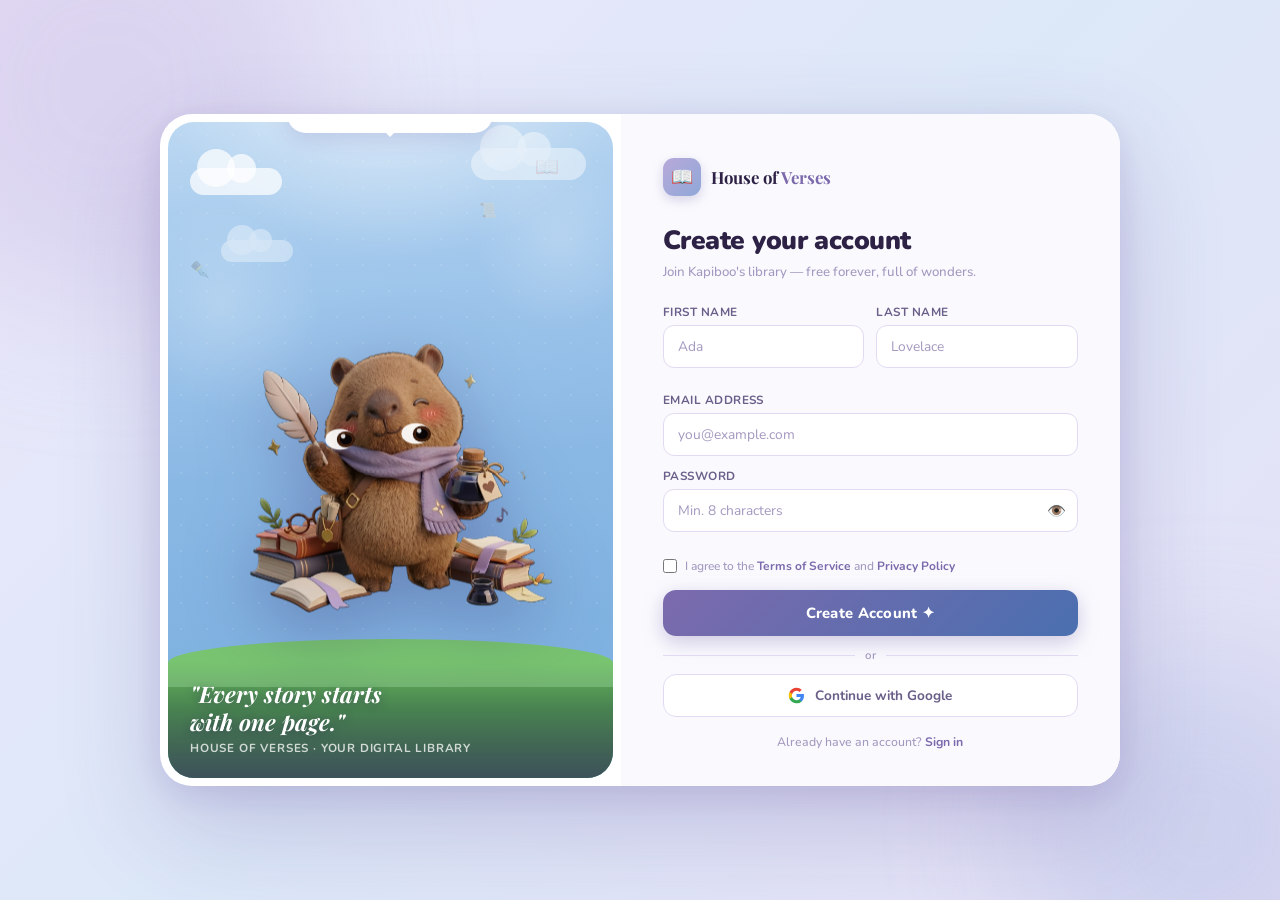
<file: assets/house-of-verses-landing.html>
<!DOCTYPE html>
<html lang="en">
<head>
<meta charset="UTF-8">
<meta name="viewport" content="width=device-width, initial-scale=1.0">
<title>House of Verses · Sign In</title>
<link href="https://fonts.googleapis.com/css2?family=Nunito:wght@400;600;700;800;900&family=Playfair+Display:ital,wght@0,700;1,700&display=swap" rel="stylesheet">
<style>
*, *::before, *::after { box-sizing: border-box; margin: 0; padding: 0; }

:root {
  --lav:      #b8a9d9;
  --lav-deep: #7c6aad;
  --lav-pale: #f0edf9;
  --pb-deep:  #4a6faf;
  --white:    #ffffff;
  --soft:     #fafafe;
  --dark:     #2d2145;
  --mid:      #6b5f8a;
  --faint:    #a498c0;
  --border:   #e2daf2;
}

html, body { height: 100%; }
body {
  font-family: 'Nunito', sans-serif;
  min-height: 100vh;
  display: flex; align-items: center; justify-content: center;
  padding: 16px; overflow: hidden;
  background: linear-gradient(135deg, #ece7fa 0%, #dce8f8 50%, #e6e0f6 100%);
  position: relative;
}

/* bg blobs */
.blob { position:fixed; border-radius:50%; filter:blur(72px); pointer-events:none; z-index:0; animation:blobM 10s ease-in-out infinite; }
.b1{width:440px;height:440px;background:rgba(184,169,217,.3);  top:-130px;left:-110px;}
.b2{width:340px;height:340px;background:rgba(143,168,216,.28); bottom:-100px;right:-90px;animation-delay:4s;}
.b3{width:240px;height:240px;background:rgba(200,190,230,.2);  top:42%;left:36%;animation-delay:7s;}
@keyframes blobM{0%,100%{transform:translate(0,0)scale(1)}50%{transform:translate(18px,-18px)scale(1.06)}}

.sp{position:fixed;pointer-events:none;z-index:0;opacity:0;animation:spA 5s ease-in-out infinite;font-size:.9rem}
.s1{top:9%;left:6%}.s2{top:21%;left:17%;animation-delay:1.4s;font-size:.7rem}
.s3{top:6%;right:12%;animation-delay:2.2s;font-size:1rem}.s4{top:54%;left:4%;animation-delay:.8s;font-size:.75rem}
.s5{bottom:17%;right:6%;animation-delay:3.3s}.s6{bottom:7%;left:27%;animation-delay:1.9s;font-size:.7rem}
@keyframes spA{0%,100%{opacity:0;transform:scale(.4)rotate(0)}45%,55%{opacity:.65;transform:scale(1)rotate(25deg)}}

/* ── CARD ── */
.card {
  position:relative; z-index:10;
  width:100%; max-width:960px;
  background:var(--white); border-radius:32px;
  display:grid; grid-template-columns:48% 52%;
  box-shadow:0 40px 100px rgba(80,60,140,.22),0 8px 30px rgba(80,60,140,.12);
  overflow:hidden;
  animation:cardPop .7s cubic-bezier(.34,1.56,.64,1) both;
}
@keyframes cardPop{from{opacity:0;transform:scale(.88)translateY(28px)}to{opacity:1;transform:scale(1)translateY(0)}}

/* ══ LEFT PANEL ══ */
.left {
  position:relative; overflow:hidden;
  border-radius:26px; margin:8px;
  min-height:600px;
  background:linear-gradient(175deg,#bcd8f2 0%,#a2c8ec 22%,#8ab8e4 52%,#78aede 100%);
  display:flex; align-items:flex-end;
}

/* sky light */
.left::before {
  content:'';position:absolute;inset:0;z-index:0;pointer-events:none;
  background:
    radial-gradient(ellipse 95% 52% at 50% -8%,rgba(255,255,255,.58) 0%,transparent 55%),
    radial-gradient(ellipse 45% 32% at 12% 28%,rgba(255,255,255,.22) 0%,transparent 50%),
    radial-gradient(ellipse 38% 28% at 88% 18%,rgba(255,255,255,.2)  0%,transparent 50%);
}
/* dot grid */
.left::after {
  content:'';position:absolute;inset:0;z-index:0;pointer-events:none;
  background-image:radial-gradient(circle,rgba(255,255,255,.11) 1px,transparent 1px);
  background-size:26px 26px;
}

/* ground */
.ground{
  position:absolute;bottom:0;left:0;right:0;z-index:1;
  height:115px;
  background:linear-gradient(180deg,#6aba5e 0%,#4a9a44 40%,#357a30 100%);
}
.ground::before{
  content:'';position:absolute;top:-24px;left:0;right:0;height:48px;
  background:#78c470;border-radius:50% 50% 0 0/24px 24px 0 0;
}

/* mini clouds */
.mc{position:absolute;z-index:2;background:rgba(255,255,255,.72);border-radius:40px;pointer-events:none;}
.mc::before,.mc::after{content:'';position:absolute;background:rgba(255,255,255,.72);border-radius:50%;}
.mc1{width:92px;height:27px;top:7%;left:5%;animation:mcD 22s linear infinite}
.mc1::before{width:38px;height:38px;top:-19px;left:7px}.mc1::after{width:29px;height:29px;top:-14px;left:37px}
.mc2{width:115px;height:32px;top:4%;right:6%;animation:mcD 30s linear 10s infinite;opacity:.6}
.mc2::before{width:46px;height:46px;top:-23px;left:9px}.mc2::after{width:34px;height:34px;top:-16px;left:46px}
.mc3{width:72px;height:22px;top:18%;left:12%;animation:mcD 19s linear 5s infinite;opacity:.5}
.mc3::before{width:30px;height:30px;top:-15px;left:6px}.mc3::after{width:23px;height:23px;top:-11px;left:28px}
@keyframes mcD{0%{transform:translateX(0)}50%{transform:translateX(28px)}100%{transform:translateX(0)}}

/* floating deco */
.bd{position:absolute;z-index:2;pointer-events:none;opacity:.2;font-size:1.2rem;animation:bdF 7s ease-in-out infinite}
.bd1{top:5%;right:12%;animation-delay:0s}
.bd2{top:21%;left:5%;animation-delay:2.5s;font-size:1rem}
.bd3{top:12%;right:26%;animation-delay:4s;font-size:.9rem}
@keyframes bdF{0%,100%{transform:translateY(0)rotate(-6deg);opacity:.2}50%{transform:translateY(-13px)rotate(6deg);opacity:.36}}

/* ── KAPIBOO SCENE ── */
/* Outer wrapper: controls body bob + lean + rotate */
#kapiScene {
  position:absolute;
  bottom:88px;   /* sits on grass */
  left:50%;
  width:96%;     /* FILL the panel — like Yeti in reference */
  max-width:380px;
  transform:translateX(-50%);
  transform-origin:center bottom;
  z-index:4;
  will-change:transform;
}

/* Kapiboo image — base layer */
#kapiImg {
  width:100%; height:auto; display:block;
  filter:drop-shadow(0 22px 36px rgba(40,20,90,.3));
  user-select:none; -webkit-user-drag:none;
  transition:filter .5s ease;
  position:relative; z-index:1;
}

/* Canvas eye overlay — drawn on top of the image */
#eyeCanvas {
  position:absolute;
  top:0; left:0;
  width:100%; height:100%;
  z-index:2;
  pointer-events:none;
}

/* expression filter classes */
.e-happy    { filter:drop-shadow(0 22px 36px rgba(40,20,90,.3))  brightness(1.05) saturate(1.08) !important; }
.e-wave     { filter:drop-shadow(0 22px 36px rgba(80,50,160,.32)) brightness(1.1)  saturate(1.2)  hue-rotate(5deg) !important; }
.e-surprise { filter:drop-shadow(0 22px 36px rgba(210,100,50,.3)) brightness(1.15) saturate(1.28) contrast(1.06) !important; }
.e-grumpy   { filter:drop-shadow(0 22px 36px rgba(40,20,90,.3))  brightness(.87)  saturate(.72)  hue-rotate(-10deg) !important; }
.e-sleepy   { filter:drop-shadow(0 22px 36px rgba(40,20,90,.24)) brightness(.76)  saturate(.52)  !important; }

/* speech bubble */
#bubble {
  position:absolute;
  top:-4%; left:50%;
  transform:translateX(-50%) scale(.5) translateY(14px);
  background:white; border-radius:22px; padding:8px 17px;
  font-family:'Nunito',sans-serif; font-size:1rem; font-weight:700;
  color:var(--dark); white-space:nowrap;
  box-shadow:0 6px 22px rgba(100,80,160,.18);
  opacity:0; pointer-events:none; z-index:6;
  transition:opacity .3s, transform .38s cubic-bezier(.34,1.56,.64,1);
}
#bubble::after{
  content:'';position:absolute;bottom:-10px;left:50%;transform:translateX(-50%);
  border:6px solid transparent;border-top-color:white;
}
#bubble.show{opacity:1;transform:translateX(-50%) scale(1) translateY(0);}

/* tagline */
.tagline{
  position:absolute;bottom:0;left:0;right:0;z-index:5;
  padding:18px 22px 22px;
  background:linear-gradient(to top,rgba(70,45,130,.52) 0%,transparent 100%);
}
.tl-main{
  display:block;font-family:'Playfair Display',serif;font-style:italic;
  font-weight:700;font-size:1.42rem;color:white;line-height:1.25;
  text-shadow:0 2px 10px rgba(40,20,90,.4);margin-bottom:4px;
}
.tl-sub{
  display:block;font-family:'Nunito',sans-serif;font-size:.73rem;
  font-weight:700;color:rgba(255,255,255,.76);letter-spacing:.07em;text-transform:uppercase;
}

/* ══ RIGHT PANEL ══ */
.right{
  padding:44px 42px 36px;
  display:flex;flex-direction:column;justify-content:center;
  background:var(--soft);
}

.brand{display:flex;align-items:center;gap:10px;margin-bottom:26px;}
.brand-mark{
  width:38px;height:38px;
  background:linear-gradient(135deg,var(--lav) 0%,#8fa8d8 100%);
  border-radius:11px;display:flex;align-items:center;justify-content:center;
  font-size:18px;box-shadow:0 4px 12px rgba(124,106,173,.28);
}
.brand-name{font-family:'Playfair Display',serif;font-size:1.05rem;font-weight:700;color:var(--dark);}
.brand-name span{color:var(--lav-deep);}

.form-title{font-family:'Nunito',sans-serif;font-size:1.65rem;font-weight:900;color:var(--dark);letter-spacing:-.02em;margin-bottom:5px;}
.form-sub{font-size:.83rem;color:var(--faint);font-weight:500;margin-bottom:22px;line-height:1.5;}

.name-row{display:grid;grid-template-columns:1fr 1fr;gap:12px;margin-bottom:12px;}
.fg{margin-bottom:12px;}

label{
  display:block;font-size:.74rem;font-weight:700;color:var(--mid);
  margin-bottom:5px;letter-spacing:.04em;text-transform:uppercase;
}

input[type=text],input[type=email],input[type=password]{
  width:100%;padding:11px 14px;
  border:1.5px solid var(--border);border-radius:11px;
  font-family:'Nunito',sans-serif;font-size:.86rem;color:var(--dark);
  background:var(--white);outline:none;
  transition:border-color .2s,box-shadow .2s;
}
input:focus{border-color:var(--lav);box-shadow:0 0 0 3px rgba(184,169,217,.22);}
input::placeholder{color:var(--faint);font-weight:400;}

.pw-wrap{position:relative;}
.pw-wrap input{padding-right:42px;}
.pw-eye{
  position:absolute;right:12px;top:50%;transform:translateY(-50%);
  background:none;border:none;cursor:pointer;
  font-size:.95rem;color:var(--faint);padding:0;transition:color .2s;
}
.pw-eye:hover{color:var(--lav-deep);}

.terms-row{
  display:flex;align-items:flex-start;gap:8px;
  margin:13px 0 15px;font-size:.75rem;color:var(--faint);line-height:1.5;
}
.terms-row input[type=checkbox]{width:14px;height:14px;accent-color:var(--lav-deep);cursor:pointer;flex-shrink:0;margin-top:2px;}
.terms-row label{text-transform:none;letter-spacing:0;font-weight:500;color:var(--faint);font-size:.75rem;margin-bottom:0;}
.terms-row a{color:var(--lav-deep);font-weight:700;text-decoration:none;}
.terms-row a:hover{text-decoration:underline;}

.btn-main{
  width:100%;padding:13px;
  background:linear-gradient(135deg,var(--lav-deep) 0%,var(--pb-deep) 100%);
  color:white;border:none;border-radius:13px;
  font-family:'Nunito',sans-serif;font-size:.92rem;font-weight:800;letter-spacing:.02em;
  cursor:pointer;box-shadow:0 6px 20px rgba(124,106,173,.35);
  transition:opacity .2s,transform .15s,box-shadow .2s;margin-bottom:11px;
}
.btn-main:hover{opacity:.9;transform:translateY(-1px);box-shadow:0 10px 28px rgba(124,106,173,.42);}
.btn-main:active{transform:translateY(0);}

.divider{display:flex;align-items:center;gap:10px;margin-bottom:11px;color:var(--faint);font-size:.72rem;font-weight:600;}
.divider::before,.divider::after{content:'';flex:1;height:1px;background:var(--border);}

.btn-google{
  width:100%;padding:11px;background:var(--white);color:var(--mid);
  border:1.5px solid var(--border);border-radius:13px;
  font-family:'Nunito',sans-serif;font-size:.85rem;font-weight:700;cursor:pointer;
  display:flex;align-items:center;justify-content:center;gap:10px;
  transition:border-color .2s,background .2s;margin-bottom:17px;
}
.btn-google:hover{border-color:var(--lav);background:var(--lav-pale);}

.signin-row{text-align:center;font-size:.77rem;color:var(--faint);font-weight:500;}
.signin-row a{color:var(--lav-deep);font-weight:700;text-decoration:none;}
.signin-row a:hover{text-decoration:underline;}

#toast{
  position:fixed;bottom:22px;left:50%;
  transform:translateX(-50%) translateY(60px);
  background:var(--dark);color:white;
  font-family:'Nunito',sans-serif;font-size:.82rem;font-weight:600;
  padding:9px 22px;border-radius:40px;
  z-index:200;pointer-events:none;opacity:0;
  transition:transform .4s cubic-bezier(.34,1.56,.64,1),opacity .3s;
}
#toast.show{transform:translateX(-50%) translateY(0);opacity:1;}

@media(max-width:680px){
  .card{grid-template-columns:1fr;}
  .left{min-height:280px;margin:8px 8px 0;}
  #kapiScene{width:74%;bottom:70px;}
  .right{padding:26px 20px;}
  .name-row{grid-template-columns:1fr;}
}
</style>
</head>
<body>

<div class="blob b1"></div><div class="blob b2"></div><div class="blob b3"></div>
<div class="sp s1">✦</div><div class="sp s2">✧</div><div class="sp s3">✦</div>
<div class="sp s4">✧</div><div class="sp s5">✦</div><div class="sp s6">✧</div>

<div class="card">

  <!-- ══ LEFT ══ -->
  <div class="left" id="leftPanel">
    <div class="mc mc1"></div><div class="mc mc2"></div><div class="mc mc3"></div>
    <div class="bd bd1">📖</div><div class="bd bd2">✒️</div><div class="bd bd3">📜</div>
    <div class="ground"></div>

    <div id="bubble">📖 Come read with me!</div>

    <div id="kapiScene">
      <!-- Canvas draws animated eyes ON TOP of the PNG -->
      <canvas id="eyeCanvas"></canvas>
      <img id="kapiImg" src="kapiboo.png" alt="Kapiboo" draggable="false"
           onerror="this.outerHTML='<div style=\'font-size:11rem;text-align:center;line-height:1;padding:20px 0\'>🦫</div>'"
           onload="onImgLoad()">
    </div>

    <div class="tagline">
      <span class="tl-main">"Every story starts<br>with one page."</span>
      <span class="tl-sub">House of Verses · Your digital library</span>
    </div>
  </div>

  <!-- ══ RIGHT ══ -->
  <div class="right">
    <div class="brand">
      <div class="brand-mark">📖</div>
      <div class="brand-name">House of <span>Verses</span></div>
    </div>

    <h1 class="form-title">Create your account</h1>
    <p class="form-sub">Join Kapiboo's library — free forever, full of wonders.</p>

    <div class="name-row">
      <div class="fg" style="margin-bottom:0">
        <label>First Name</label>
        <input type="text" id="fn" placeholder="Ada" autocomplete="given-name">
      </div>
      <div class="fg" style="margin-bottom:0">
        <label>Last Name</label>
        <input type="text" id="ln" placeholder="Lovelace" autocomplete="family-name">
      </div>
    </div>
    <div style="height:12px"></div>
    <div class="fg">
      <label>Email Address</label>
      <input type="email" id="em" placeholder="you@example.com" autocomplete="email">
    </div>
    <div class="fg">
      <label>Password</label>
      <div class="pw-wrap">
        <input type="password" id="pw" placeholder="Min. 8 characters" autocomplete="new-password">
        <button class="pw-eye" id="pwBtn" onclick="togglePw()" type="button">👁️</button>
      </div>
    </div>
    <div class="terms-row">
      <input type="checkbox" id="terms">
      <label for="terms">I agree to the <a href="#">Terms of Service</a> and <a href="#">Privacy Policy</a></label>
    </div>
    <button class="btn-main" onclick="doSignUp()">Create Account ✦</button>
    <div class="divider">or</div>
    <button class="btn-google">
      <svg width="17" height="17" viewBox="0 0 24 24">
        <path fill="#4285F4" d="M22.56 12.25c0-.78-.07-1.53-.2-2.25H12v4.26h5.92c-.26 1.37-1.04 2.53-2.21 3.31v2.77h3.57c2.08-1.92 3.28-4.74 3.28-8.09z"/>
        <path fill="#34A853" d="M12 23c2.97 0 5.46-.98 7.28-2.66l-3.57-2.77c-.98.66-2.23 1.06-3.71 1.06-2.86 0-5.29-1.93-6.16-4.53H2.18v2.84C3.99 20.53 7.7 23 12 23z"/>
        <path fill="#FBBC05" d="M5.84 14.09c-.22-.66-.35-1.36-.35-2.09s.13-1.43.35-2.09V7.07H2.18C1.43 8.55 1 10.22 1 12s.43 3.45 1.18 4.93l3.66-2.84z"/>
        <path fill="#EA4335" d="M12 5.38c1.62 0 3.06.56 4.21 1.64l3.15-3.15C17.45 2.09 14.97 1 12 1 7.7 1 3.99 3.47 2.18 7.07l3.66 2.84c.87-2.6 3.3-4.53 6.16-4.53z"/>
      </svg>
      Continue with Google
    </button>
    <div class="signin-row">Already have an account? <a href="#">Sign in</a></div>
  </div>
</div>

<div id="toast"></div>

<script>
// ═══════════════════════════════════════════════════════
//  EYE TRACKING SYSTEM
//  Canvas sits over the PNG and draws pupils that follow
//  the user's cursor — positioned precisely on Kapiboo's eyes
// ═══════════════════════════════════════════════════════

const canvas = document.getElementById('eyeCanvas');
const ctx    = canvas.getContext('2d');
const img    = document.getElementById('kapiImg');
const scene  = document.getElementById('kapiScene');

// Eye positions as % of image dimensions (720×720 source)
// Left eye center ~(268, 258), Right eye center ~(410, 248) in 720px image
// As fractions: left=(0.372, 0.358), right=(0.570, 0.344)
const EYES = [
  { fx: 0.368, fy: 0.355 },  // left eye
  { fx: 0.568, fy: 0.340 },  // right eye
];

// Eye rendering params (will scale with rendered image size)
const EYE_R      = 0.038;  // eyeball radius as fraction of img width
const PUPIL_R    = 0.016;  // pupil radius fraction
const PUPIL_MOVE = 0.016;  // max pupil travel fraction
const IRIS_R     = 0.024;  // iris radius fraction

// Smooth cursor state
let cursorX = window.innerWidth  / 2;
let cursorY = window.innerHeight / 2;
let smoothX = cursorX, smoothY = cursorY;

// Current rendered image size (updated on resize/load)
let imgW = 0, imgH = 0, imgLeft = 0, imgTop = 0;

function updateImgBounds() {
  const r = img.getBoundingClientRect();
  imgW = r.width; imgH = r.height;
  imgLeft = r.left; imgTop = r.top;
  canvas.width  = imgW;
  canvas.height = imgH;
}

function onImgLoad() {
  updateImgBounds();
}

window.addEventListener('resize', updateImgBounds);

// ── Draw eyes each frame ──
function drawEyes(cx, cy) {
  if (!imgW || !imgH) return;
  ctx.clearRect(0, 0, canvas.width, canvas.height);

  const eyeR   = imgW * EYE_R;
  const irisR  = imgW * IRIS_R;
  const pupilR = imgW * PUPIL_R;
  const maxMov = imgW * PUPIL_MOVE;

  EYES.forEach(eye => {
    const ex = eye.fx * imgW;  // eye center in canvas coords
    const ey = eye.fy * imgH;

    // Vector from eye to cursor (in screen space)
    const screenEyeX = imgLeft + ex;
    const screenEyeY = imgTop  + ey;
    const dx = cx - screenEyeX;
    const dy = cy - screenEyeY;
    const dist = Math.sqrt(dx*dx + dy*dy) || 1;

    // Clamp pupil movement within eyeball
    const travel = Math.min(dist * .18, maxMov);
    const px = ex + (dx / dist) * travel;
    const py = ey + (dy / dist) * travel;

    // ── White of eye (sclera) ──
    ctx.save();
    ctx.beginPath();
    // Kapiboo has small almond-shaped eyes — use ellipse
    ctx.ellipse(ex, ey, eyeR, eyeR * 0.72, 0, 0, Math.PI * 2);
    ctx.fillStyle = 'rgba(255,255,255,0.92)';
    ctx.fill();
    ctx.restore();

    // ── Iris ──
    ctx.save();
    ctx.beginPath();
    ctx.ellipse(px, py, irisR, irisR * 0.88, 0, 0, Math.PI * 2);
    // Brown iris matching Kapiboo's color
    const irisGrad = ctx.createRadialGradient(px, py, 0, px, py, irisR);
    irisGrad.addColorStop(0,   '#6b3a1f');
    irisGrad.addColorStop(0.6, '#4a2410');
    irisGrad.addColorStop(1,   '#2a1208');
    ctx.fillStyle = irisGrad;
    ctx.fill();
    ctx.restore();

    // ── Pupil ──
    ctx.save();
    ctx.beginPath();
    ctx.ellipse(px, py, pupilR, pupilR * 0.88, 0, 0, Math.PI * 2);
    ctx.fillStyle = '#0a0608';
    ctx.fill();
    ctx.restore();

    // ── Catchlight (highlight) ──
    ctx.save();
    ctx.beginPath();
    const hlX = px - pupilR * .45;
    const hlY = py - pupilR * .52;
    ctx.arc(hlX, hlY, pupilR * .38, 0, Math.PI * 2);
    ctx.fillStyle = 'rgba(255,255,255,0.85)';
    ctx.fill();
    ctx.restore();
  });
}

// ── Mouse tracking ──
document.addEventListener('mousemove', e => {
  cursorX = e.clientX;
  cursorY = e.clientY;
});

// ── Eye blink state ──
let blinking = false;
let blinkProgress = 0; // 0=open, 1=closed
let blinkDir = 1;

function triggerBlink() {
  blinking = true;
  blinkDir = 1;
}
// Random blink every 3-6 seconds
function scheduleBlink() {
  setTimeout(() => { triggerBlink(); scheduleBlink(); }, 3000 + Math.random() * 3000);
}
scheduleBlink();

// ── RAF: smooth cursor + draw ──
let lastTs2 = null;
requestAnimationFrame(function eyeLoop(ts) {
  if (!lastTs2) lastTs2 = ts;
  const dt = Math.min(ts - lastTs2, 50);
  lastTs2 = ts;

  // Smooth cursor lerp
  smoothX += (cursorX - smoothX) * .1;
  smoothY += (cursorY - smoothY) * .1;

  // Update img bounds every frame (handles scroll/resize)
  if (imgW === 0) updateImgBounds();

  // Blink animation
  if (blinking) {
    blinkProgress += blinkDir * (dt / 60);
    if (blinkProgress >= 1) { blinkProgress = 1; blinkDir = -1; }
    if (blinkProgress <= 0) { blinkProgress = 0; blinking = false; }
  }

  ctx.clearRect(0, 0, canvas.width, canvas.height);

  if (blinkProgress < 1) {
    drawEyes(smoothX, smoothY);
  }

  // Draw blink eyelids
  if (blinking) {
    const eyeR = imgW * EYE_R;
    EYES.forEach(eye => {
      const ex = eye.fx * imgW;
      const ey = eye.fy * imgH;
      ctx.save();
      ctx.beginPath();
      ctx.ellipse(ex, ey, eyeR * 1.05, eyeR * 0.76 * blinkProgress, 0, 0, Math.PI * 2);
      ctx.fillStyle = '#8B5E34'; // fur color
      ctx.fill();
      ctx.restore();
    });
  }

  requestAnimationFrame(eyeLoop);
});

// Sync canvas size if img loads late
setTimeout(updateImgBounds, 500);
setTimeout(updateImgBounds, 1200);


// ═══════════════════════════════════════════════════════
//  BODY + MOOD ANIMATION SYSTEM
// ═══════════════════════════════════════════════════════

const bubble = document.getElementById('bubble');

let bobT=0, lastTs=null;
let curRot=0, tgtRot=0;
let curLean=0, tgtLean=0;
let curScl=1, tgtScl=1;

let mood='happy', idleTimer=null, idleStage=0, onKapi=false;

const MOODS = {
  happy:    { cls:'e-happy',    text:'📖 Come read with me!',    rot:  0,  lean:  0,  scl:1.00 },
  wave:     { cls:'e-wave',     text:'👋 Hi there, bookworm!',   rot: 10,  lean: 12,  scl:1.03 },
  surprise: { cls:'e-surprise', text:'😲 Oh! You found me!',     rot: -7,  lean: -8,  scl:1.07 },
  grumpy:   { cls:'e-grumpy',   text:'😤 Come back here!',       rot:  5,  lean:  6,  scl:0.97 },
  sleepy:   { cls:'e-sleepy',   text:'😴 zzz… so many books…',  rot:  8,  lean:  3,  scl:0.94 },
};

function setMood(name, overrideLean) {
  if (mood === name) return;
  mood = name;
  const m = MOODS[name];
  img.className = m.cls;
  tgtRot  = m.rot;
  tgtLean = overrideLean !== undefined ? overrideLean : m.lean;
  tgtScl  = m.scl;
  showBubble(m.text);
}

function showBubble(txt) {
  bubble.textContent = txt;
  bubble.classList.add('show');
  clearTimeout(bubble._t);
  bubble._t = setTimeout(() => bubble.classList.remove('show'), 3000);
}

function resetIdle() {
  clearTimeout(idleTimer);
  idleStage = 0;
  bumpIdle();
}
function bumpIdle() {
  idleTimer = setTimeout(() => {
    idleStage++;
    if      (idleStage === 1) { setMood('wave'); doWave(); bumpIdle(); }
    else if (idleStage === 2) { setMood('grumpy'); bumpIdle(); }
    else if (idleStage >= 3)  { setMood('sleepy'); }
  }, 3800);
}
bumpIdle();

function doWave() {
  const seq = [15,-13,17,-11,14,-8,0];
  seq.forEach((v,i) => setTimeout(() => { tgtRot = v; }, i * 190));
}

document.addEventListener('mousemove', (e) => {
  resetIdle();
  const rect = scene.getBoundingClientRect();
  const cx = rect.left + rect.width  * .5;
  const cy = rect.top  + rect.height * .35;
  const dx = e.clientX - cx;
  const dy = e.clientY - cy;
  const dist = Math.hypot(dx, dy);
  const dirLean = Math.max(-24, Math.min(24, (dx/380)*24));
  const dirRot  = Math.max(-20, Math.min(20, (dx/380)*20));

  if (onKapi) {
    mood=''; setMood('surprise');
  } else if (dist < 140) {
    mood=''; setMood('surprise', dirLean);
  } else if (dx < -220 && Math.abs(dy) < 200) {
    mood=''; setMood('grumpy', dirLean);
  } else if (dy < -200) {
    mood=''; setMood('wave', dirLean);
  } else {
    if (mood !== 'happy') { mood=''; setMood('happy', dirLean); }
    tgtRot  = dirRot;
    tgtLean = dirLean;
    tgtScl  = 1;
    return;
  }
  tgtRot  = dirRot;
  tgtLean = dirLean;
});

scene.addEventListener('mouseenter', () => { onKapi=true;  mood=''; setMood('surprise'); });
scene.addEventListener('mouseleave', () => { onKapi=false; mood=''; setMood('happy'); });
document.addEventListener('mouseleave', () => { tgtRot=0; tgtLean=0; tgtScl=1; });

// Body bob + lean RAF
const BA=7, BS=.0014, LR=.075;
requestAnimationFrame(function bodyLoop(ts) {
  if (!lastTs) lastTs = ts;
  const dt = Math.min(ts-lastTs, 50);
  lastTs = ts;
  bobT += dt;
  const by = -Math.abs(Math.sin(bobT*BS)) * BA;
  curRot  += (tgtRot  - curRot)  * LR;
  curLean += (tgtLean - curLean) * LR;
  curScl  += (tgtScl  - curScl)  * LR;
  scene.style.transform =
    `translateX(calc(-50% + ${curLean.toFixed(1)}px))` +
    ` translateY(${by.toFixed(1)}px)` +
    ` rotate(${curRot.toFixed(2)}deg)` +
    ` scale(${curScl.toFixed(3)})`;
  requestAnimationFrame(bodyLoop);
});

// Show welcome bubble after load
setTimeout(() => showBubble(MOODS.happy.text), 1000);

// ═══════════════════════════════════════════════════════
//  FORM
// ═══════════════════════════════════════════════════════
function togglePw() {
  const i=document.getElementById('pw'), b=document.getElementById('pwBtn');
  i.type = i.type==='password' ? 'text' : 'password';
  b.textContent = i.type==='password' ? '👁️' : '🙈';
}

function doSignUp() {
  const fn=document.getElementById('fn').value.trim();
  const ln=document.getElementById('ln').value.trim();
  const em=document.getElementById('em').value.trim();
  const pw=document.getElementById('pw').value;
  const ok=document.getElementById('terms').checked;
  if (!fn||!ln||!em||!pw) return toast('⚠️ Please fill in all fields.');
  if (pw.length<8)         return toast('🔑 Password needs 8+ characters.');
  if (!ok)                 return toast('📜 Please agree to the Terms first.');
  toast(`🎉 Welcome, ${fn}! Your library awaits.`);
  mood=''; setMood('wave'); doWave();
}

function toast(msg) {
  const t=document.getElementById('toast');
  t.textContent=msg; t.classList.add('show');
  setTimeout(()=>t.classList.remove('show'),3200);
}
</script>
</body>
</html>
</file>
